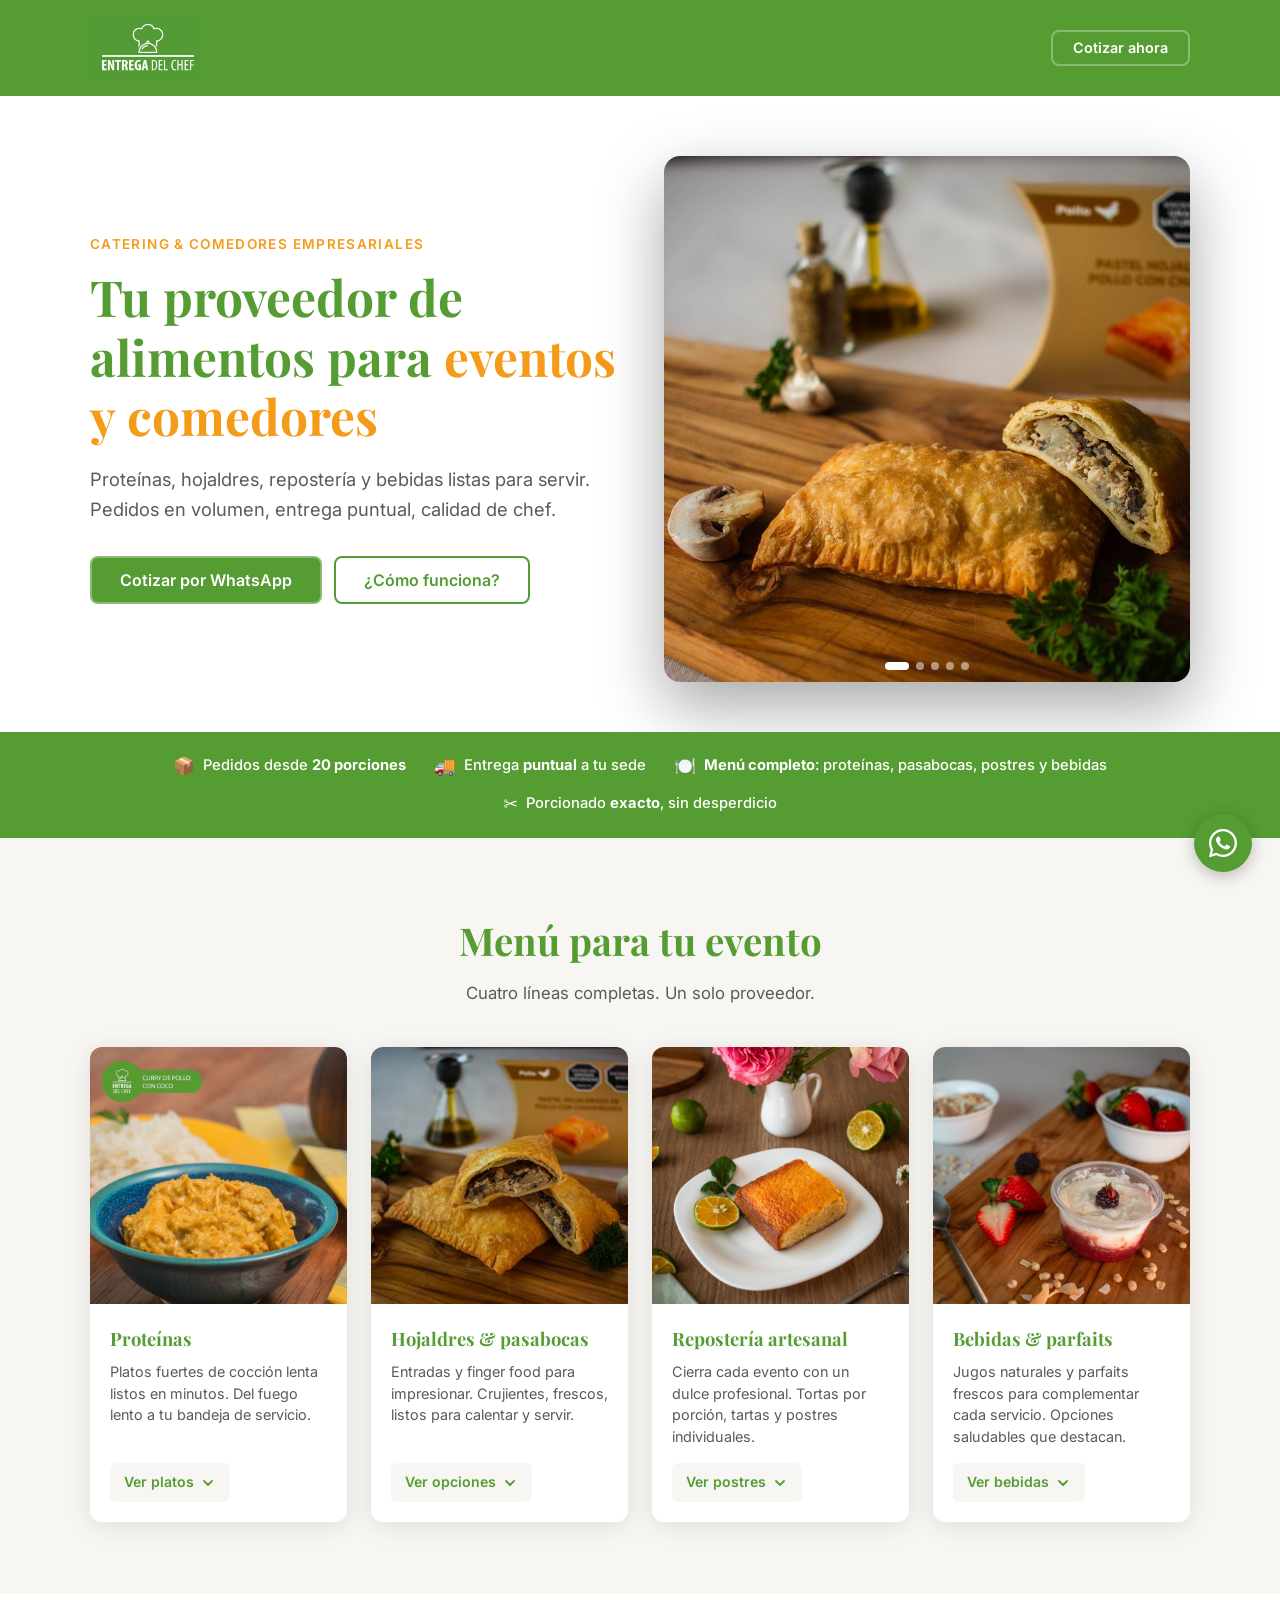
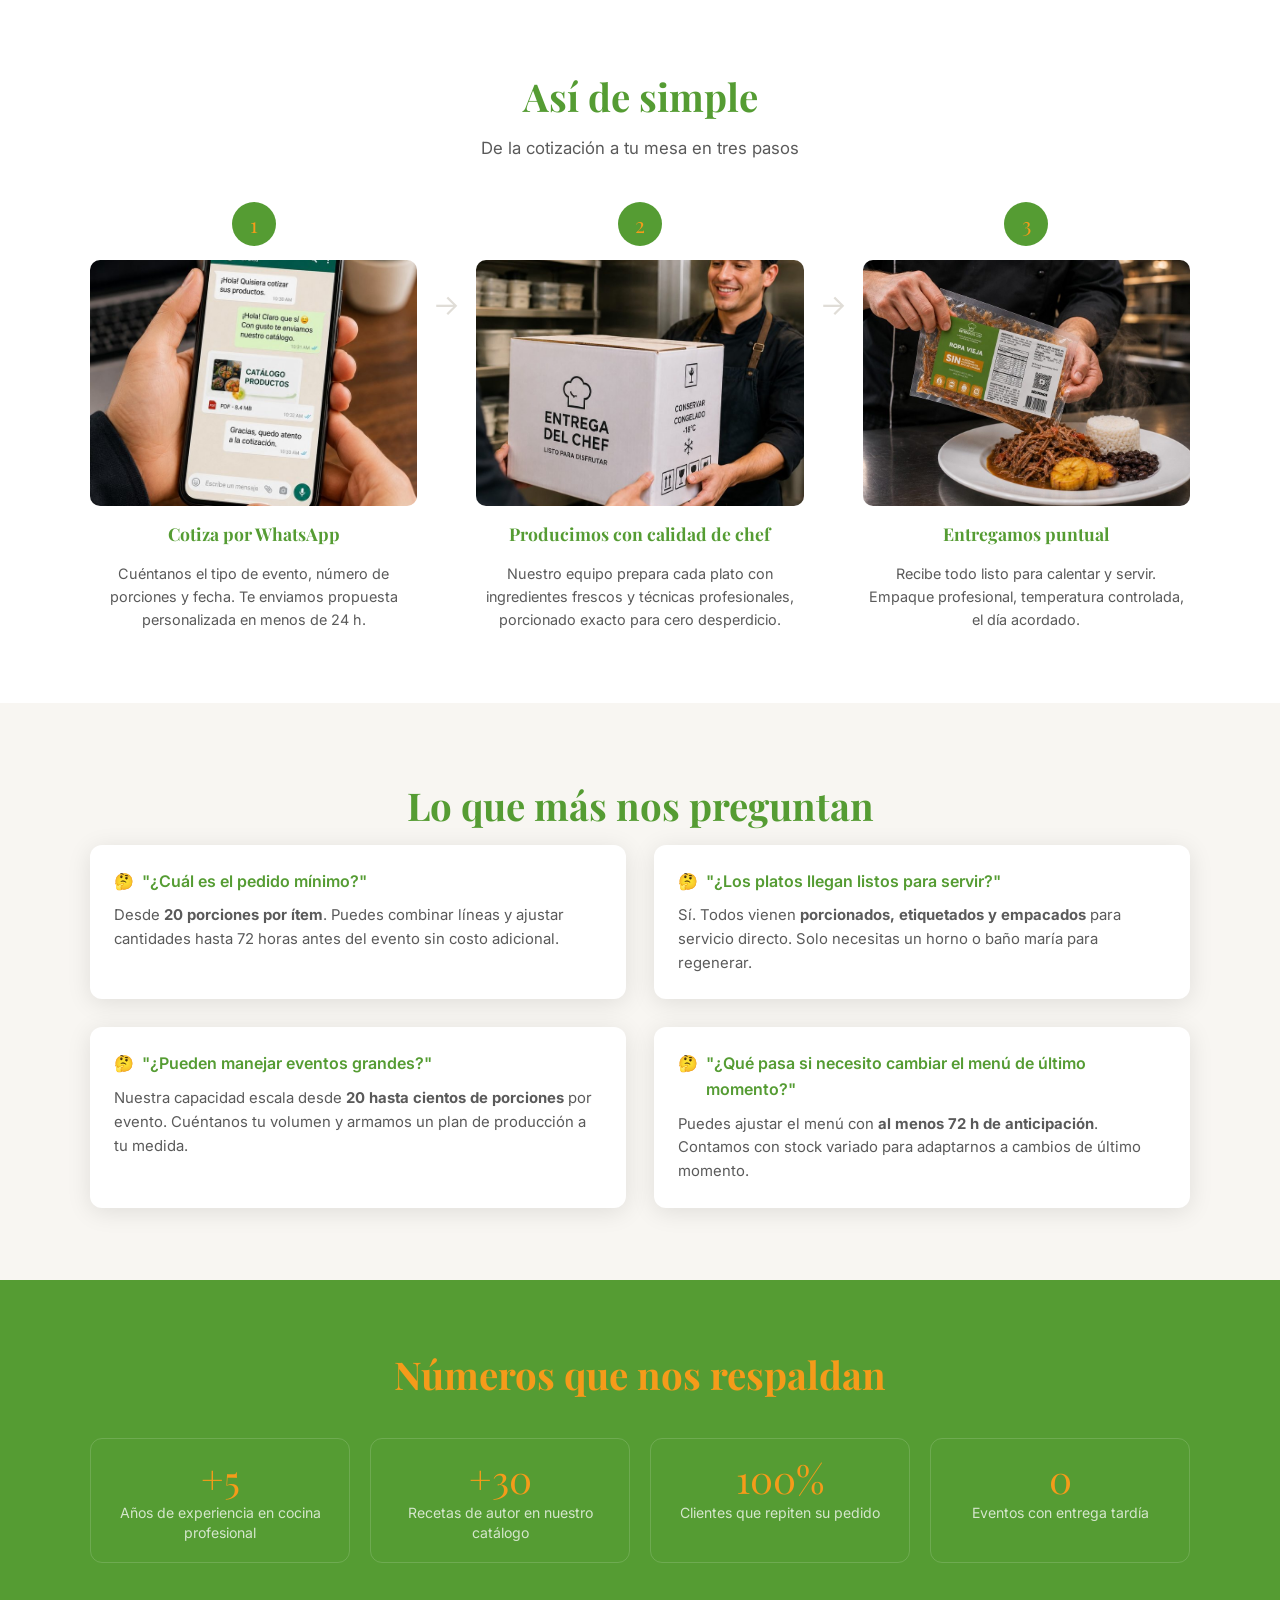
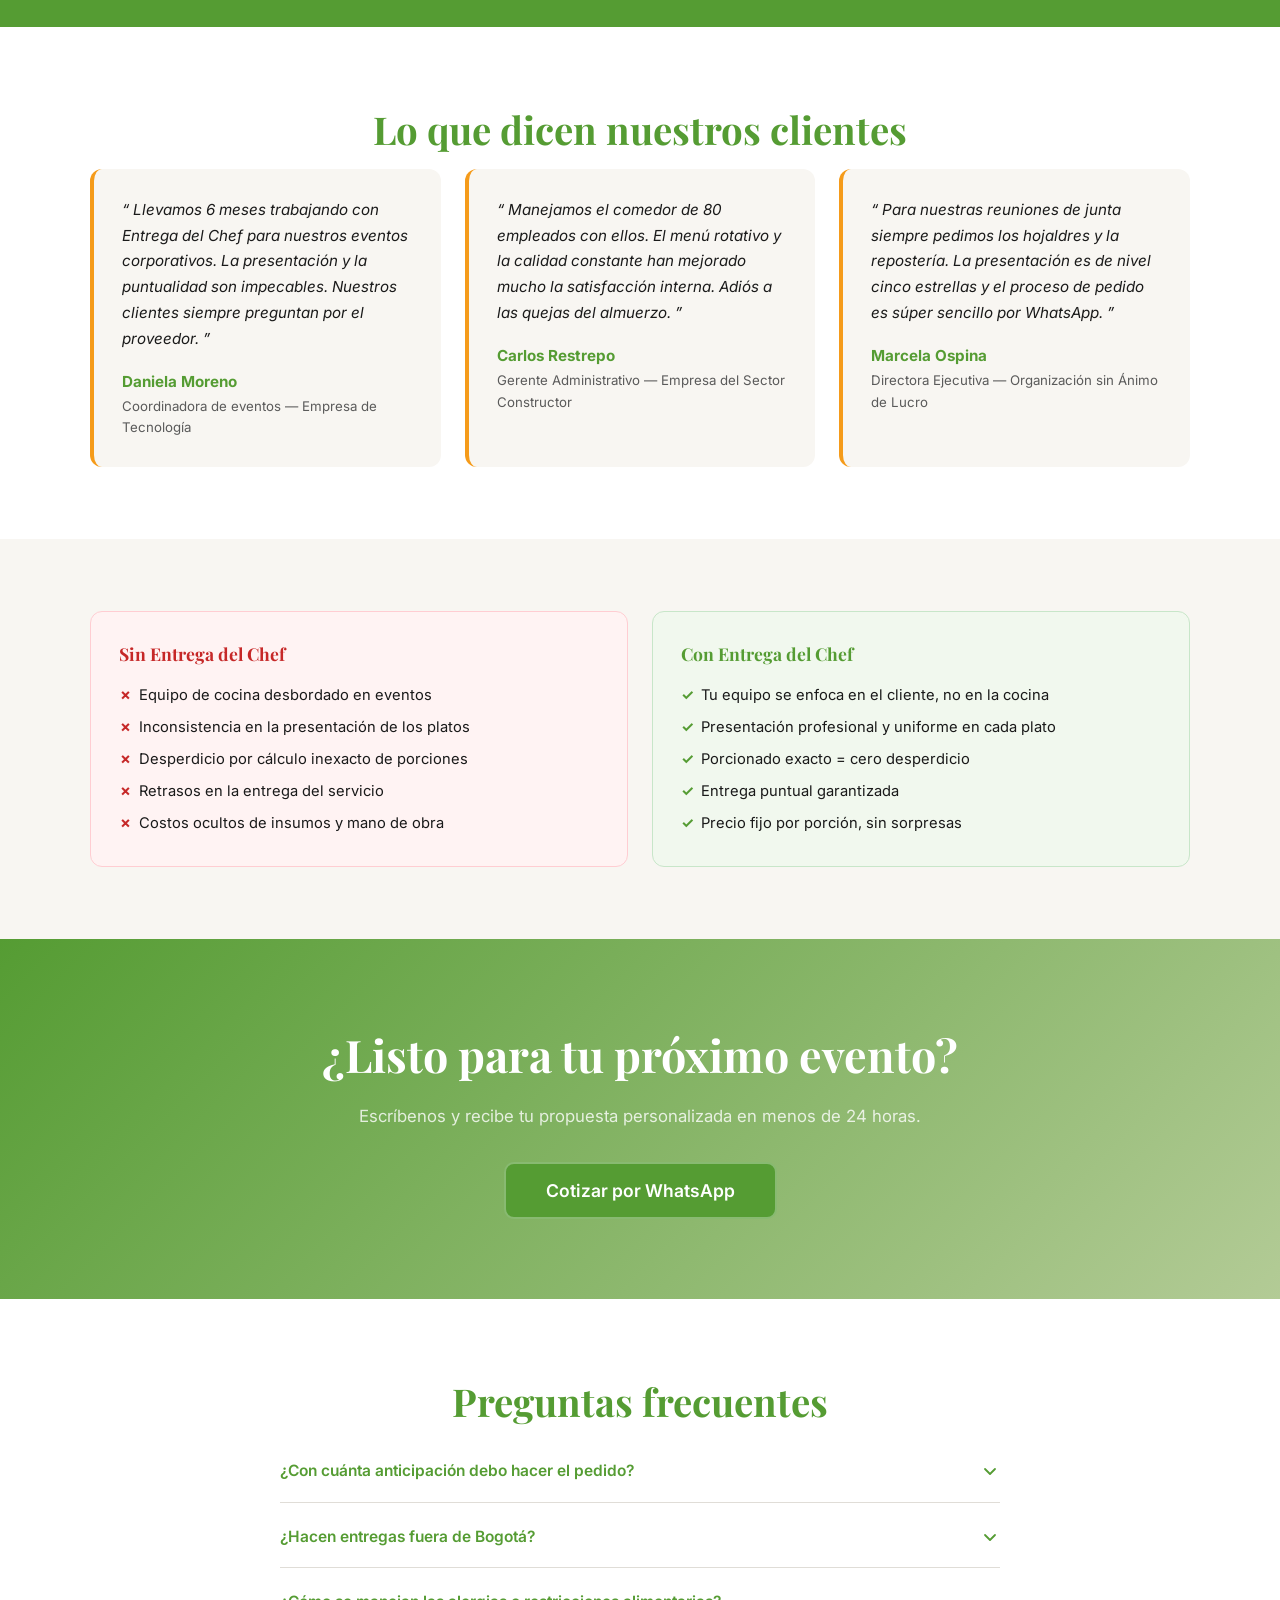
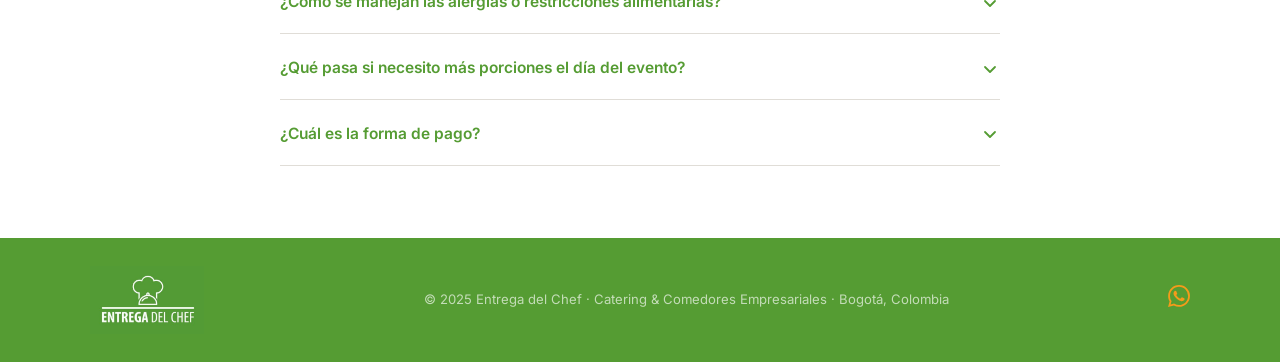
<file: landing-catering/index.html>
<!DOCTYPE html>
<html lang="es">
<head>
  <!-- Google Tag Manager -->
  <script>(function(w,d,s,l,i){w[l]=w[l]||[];w[l].push({'gtm.start':
  new Date().getTime(),event:'gtm.js'});var f=d.getElementsByTagName(s)[0],
  j=d.createElement(s),dl=l!='dataLayer'?'&l='+l:'';j.async=true;j.src=
  'https://www.googletagmanager.com/gtm.js?id='+i+dl;f.parentNode.insertBefore(j,f);
  })(window,document,'script','dataLayer','GTM-MRTH3SQM');</script>
  <!-- End Google Tag Manager -->
  <meta charset="UTF-8" />
  <meta name="viewport" content="width=device-width, initial-scale=1.0" />
  <title>Entrega del Chef — Catering &amp; Comedores Empresariales</title>
  <meta name="description" content="Proveedor de alimentos para catering y comedores empresariales. Proteínas, hojaldres, repostería y bebidas listas para servir. Pedidos en volumen, entrega puntual." />
  <link rel="preconnect" href="https://fonts.googleapis.com" />
  <link rel="preconnect" href="https://fonts.gstatic.com" crossorigin />
  <link href="https://fonts.googleapis.com/css2?family=Playfair+Display:wght@700&family=Inter:wght@400;500;600&display=swap" rel="stylesheet" />
  <link rel="stylesheet" href="assets/css/styles.css?v=4" />
</head>
<body>
  <!-- Google Tag Manager (noscript) -->
  <noscript><iframe src="https://www.googletagmanager.com/ns.html?id=GTM-MRTH3SQM"
  height="0" width="0" style="display:none;visibility:hidden"></iframe></noscript>
  <!-- End Google Tag Manager (noscript) -->

<!-- ═══ HEADER ═══════════════════════════════════════════════════════════ -->
<header class="site-header" id="site-header">
  <div class="container header-inner">
    <a href="#" class="logo" aria-label="Entrega del Chef">
      <img src="images/logo.jpg" alt="Entrega del Chef" class="footer-brand-img">
    </a>
    <a href="https://wa.me/573196583037?text=Hola%2C%20tenemos%20un%20servicio%20de%20catering%2Fcomedor%20empresarial%20y%20quiero%20cotizar%20pedidos%20en%20volumen."
       class="btn btn-primary header-cta" data-cta="header-cta" target="_blank" rel="noopener">
      Cotizar ahora
    </a>
  </div>
</header>

<!-- ═══ HERO ══════════════════════════════════════════════════════════════ -->
<section class="hero" aria-label="Sección principal">
  <div class="hero-layout container">

    <!-- Copy -->
    <div class="hero-copy">
      <p class="hero-eyebrow">Catering &amp; Comedores Empresariales</p>
      <h1 class="hero-headline">
        Tu proveedor de alimentos para <span class="highlight">eventos y comedores</span>
      </h1>
      <p class="hero-sub">
        Proteínas, hojaldres, repostería y bebidas listas para servir.<br>
        Pedidos en volumen, entrega puntual, calidad de chef.
      </p>
      <div class="hero-actions">
        <a href="https://wa.me/573196583037?text=Hola%2C%20tenemos%20un%20servicio%20de%20catering%2Fcomedor%20empresarial%20y%20quiero%20cotizar%20pedidos%20en%20volumen."
           class="btn btn-primary btn-lg" data-cta="hero-primary" target="_blank" rel="noopener">
          Cotizar por WhatsApp
        </a>
        <a href="#como-funciona" class="btn btn-ghost btn-lg">¿Cómo funciona?</a>
      </div>
    </div>

    <!-- Carousel -->
    <div class="hero-visual">
      <div class="hero-carousel" role="region" aria-label="Galería de platos">
        <img src="images/galeria-01.jpg" alt="Hojaldre artesanal" class="carousel-slide active"
             loading="eager" fetchpriority="high" width="900" height="900" />
        <img src="images/galeria-02.jpg" alt="Parfait de frutas" class="carousel-slide"
             loading="lazy" width="900" height="900" />
        <img src="images/galeria-03.jpg" alt="Sobrebarriga con hogao" class="carousel-slide"
             loading="lazy" width="900" height="900" />
        <img src="images/galeria-04.jpg" alt="Torta de chocolate" class="carousel-slide"
             loading="lazy" width="900" height="900" />
        <img src="images/galeria-05.jpg" alt="Hojaldres surtidos" class="carousel-slide"
             loading="lazy" width="900" height="900" />
        <div class="carousel-dots" role="tablist" aria-label="Navegación del carrusel">
          <span class="carousel-dot active" role="tab" aria-label="Slide 1" tabindex="0"></span>
          <span class="carousel-dot" role="tab" aria-label="Slide 2" tabindex="0"></span>
          <span class="carousel-dot" role="tab" aria-label="Slide 3" tabindex="0"></span>
          <span class="carousel-dot" role="tab" aria-label="Slide 4" tabindex="0"></span>
          <span class="carousel-dot" role="tab" aria-label="Slide 5" tabindex="0"></span>
        </div>
      </div>
    </div>

  </div>
</section>

<!-- ═══ BENEFITS STRIP ═══════════════════════════════════════════════════ -->
<section class="benefits-strip" aria-label="Beneficios clave">
  <div class="container">
    <ul class="benefits-list" role="list">
      <li class="benefit-item">
        <span class="benefit-icon" aria-hidden="true">📦</span>
        <span>Pedidos desde <strong>20 porciones</strong></span>
      </li>
      <li class="benefit-item">
        <span class="benefit-icon" aria-hidden="true">🚚</span>
        <span>Entrega <strong>puntual</strong> a tu sede</span>
      </li>
      <li class="benefit-item">
        <span class="benefit-icon" aria-hidden="true">🍽️</span>
        <span><strong>Menú completo</strong>: proteínas, pasabocas, postres y bebidas</span>
      </li>
      <li class="benefit-item">
        <span class="benefit-icon" aria-hidden="true">✂️</span>
        <span>Porcionado <strong>exacto</strong>, sin desperdicio</span>
      </li>
    </ul>
  </div>
</section>

<!-- ═══ PRODUCTS ══════════════════════════════════════════════════════════ -->
<section class="products" id="productos" aria-label="Líneas de producto">
  <div class="container">
    <h2 class="section-title">Menú para tu evento</h2>
    <p class="section-sub">Cuatro líneas completas. Un solo proveedor.</p>

    <div class="products-grid">

      <!-- Card 1: Proteínas -->
      <article class="product-card">
        <div class="product-img-wrap">
          <img src="images/producto-proteinas.jpg" alt="Proteínas de cocción lenta"
               class="product-img" loading="lazy" width="700" height="700" />
        </div>
        <div class="product-info">
          <h3 class="product-name">Proteínas</h3>
          <p class="product-desc">
            Platos fuertes de cocción lenta listos en minutos. Del fuego lento a tu bandeja de servicio.
          </p>
          <button class="expand-btn" aria-controls="dishes-proteinas" aria-expanded="false">
            Ver platos
            <svg width="16" height="16" viewBox="0 0 16 16" fill="none" aria-hidden="true">
              <path d="M4 6l4 4 4-4" stroke="currentColor" stroke-width="1.8" stroke-linecap="round" stroke-linejoin="round"/>
            </svg>
          </button>
        </div>
        <div class="expand-panel" id="dishes-proteinas" hidden>
          <div class="dishes-grid">
            <div class="dish-item">
              <div class="dish-thumb"><img src="images/galeria-03.jpg" alt="Sobrebarriga con hogao" loading="lazy" /></div>
              <p class="dish-name">Sobrebarriga con hogao</p>
            </div>
            <div class="dish-item">
              <div class="dish-thumb"><img src="images/modal-ropavieja.jpg" alt="Ropa vieja" loading="lazy" /></div>
              <p class="dish-name">Ropa vieja</p>
            </div>
            <div class="dish-item">
              <div class="dish-thumb"><img src="images/producto-proteinas.jpg" alt="Curry de pollo con coco" loading="lazy" /></div>
              <p class="dish-name">Curry de pollo con coco</p>
            </div>
          </div>
        </div>
      </article>

      <!-- Card 2: Hojaldres -->
      <article class="product-card">
        <div class="product-img-wrap">
          <img src="images/producto-hojaldres.jpg" alt="Hojaldres artesanales"
               class="product-img" loading="lazy" width="700" height="700" />
        </div>
        <div class="product-info">
          <h3 class="product-name">Hojaldres &amp; pasabocas</h3>
          <p class="product-desc">
            Entradas y finger food para impresionar. Crujientes, frescos, listos para calentar y servir.
          </p>
          <button class="expand-btn" aria-controls="dishes-hojaldres" aria-expanded="false">
            Ver opciones
            <svg width="16" height="16" viewBox="0 0 16 16" fill="none" aria-hidden="true">
              <path d="M4 6l4 4 4-4" stroke="currentColor" stroke-width="1.8" stroke-linecap="round" stroke-linejoin="round"/>
            </svg>
          </button>
        </div>
        <div class="expand-panel" id="dishes-hojaldres" hidden>
          <div class="dishes-grid">
            <div class="dish-item">
              <div class="dish-thumb"><img src="images/galeria-01.jpg" alt="Hojaldre de pollo con champiñones" loading="lazy" /></div>
              <p class="dish-name">Hojaldre de pollo y champiñones</p>
            </div>
            <div class="dish-item">
              <div class="dish-thumb"><img src="images/galeria-05.jpg" alt="Hojaldres surtidos" loading="lazy" /></div>
              <p class="dish-name">Hojaldres surtidos</p>
            </div>
            <div class="dish-item">
              <div class="dish-thumb"><img src="images/producto-hojaldres.jpg" alt="Hojaldre especial" loading="lazy" /></div>
              <p class="dish-name">Hojaldre especial del chef</p>
            </div>
          </div>
        </div>
      </article>

      <!-- Card 3: Repostería -->
      <article class="product-card">
        <div class="product-img-wrap">
          <img src="images/producto-reposteria.jpg" alt="Repostería artesanal"
               class="product-img" loading="lazy" width="700" height="700" />
        </div>
        <div class="product-info">
          <h3 class="product-name">Repostería artesanal</h3>
          <p class="product-desc">
            Cierra cada evento con un dulce profesional. Tortas por porción, tartas y postres individuales.
          </p>
          <button class="expand-btn" aria-controls="dishes-reposteria" aria-expanded="false">
            Ver postres
            <svg width="16" height="16" viewBox="0 0 16 16" fill="none" aria-hidden="true">
              <path d="M4 6l4 4 4-4" stroke="currentColor" stroke-width="1.8" stroke-linecap="round" stroke-linejoin="round"/>
            </svg>
          </button>
        </div>
        <div class="expand-panel" id="dishes-reposteria" hidden>
          <div class="dishes-grid">
            <div class="dish-item">
              <div class="dish-thumb"><img src="images/galeria-04.jpg" alt="Torta de chocolate con ganache" loading="lazy" /></div>
              <p class="dish-name">Torta de chocolate con ganache</p>
            </div>
            <div class="dish-item">
              <div class="dish-thumb"><img src="images/producto-reposteria.jpg" alt="Blondie de chocolate blanco con limón" loading="lazy" /></div>
              <p class="dish-name">Blondie de chocolate blanco con limón</p>
            </div>
            <div class="dish-item">
              <div class="dish-thumb"><img src="images/modal-zanahoria.jpg" alt="Carrot cake" loading="lazy" /></div>
              <p class="dish-name">Carrot cake</p>
            </div>
          </div>
        </div>
      </article>

      <!-- Card 4: Bebidas & Parfaits -->
      <article class="product-card">
        <div class="product-img-wrap">
          <img src="images/producto-bebidas.jpg" alt="Parfaits y bebidas naturales"
               class="product-img" loading="lazy" width="700" height="700" />
        </div>
        <div class="product-info">
          <h3 class="product-name">Bebidas &amp; parfaits</h3>
          <p class="product-desc">
            Jugos naturales y parfaits frescos para complementar cada servicio. Opciones saludables que destacan.
          </p>
          <button class="expand-btn" aria-controls="dishes-bebidas" aria-expanded="false">
            Ver bebidas
            <svg width="16" height="16" viewBox="0 0 16 16" fill="none" aria-hidden="true">
              <path d="M4 6l4 4 4-4" stroke="currentColor" stroke-width="1.8" stroke-linecap="round" stroke-linejoin="round"/>
            </svg>
          </button>
        </div>
        <div class="expand-panel" id="dishes-bebidas" hidden>
          <div class="dishes-grid">
            <div class="dish-item">
              <div class="dish-thumb"><img src="images/galeria-02.jpg" alt="Parfait con frutas" loading="lazy" /></div>
              <p class="dish-name">Parfait con frutas frescas</p>
            </div>
            <div class="dish-item">
              <div class="dish-thumb"><img src="images/jugo-lulo-lata.jpg" alt="Jugo Natural de Lulo" loading="lazy" /></div>
              <p class="dish-name">Jugos naturales en lata</p>
            </div>
            <div class="dish-item">
              <div class="dish-thumb"><img src="images/confitura-frutos-rojos.jpg" alt="Confitura de frutos rojos" loading="lazy" /></div>
              <p class="dish-name">Confituras artesanales</p>
            </div>
          </div>
        </div>
      </article>

    </div>
  </div>
</section>

<!-- ═══ HOW IT WORKS ══════════════════════════════════════════════════════ -->
<section class="how-it-works" id="como-funciona" aria-label="Cómo funciona">
  <div class="container">
    <h2 class="section-title">Así de simple</h2>
    <p class="section-sub">De la cotización a tu mesa en tres pasos</p>

    <div class="steps-row">

      <div class="step">
        <div class="step-number" aria-hidden="true">1</div>
        <div class="step-img-wrap">
          <img src="images/paso-1.jpg" alt="Cotiza por WhatsApp" loading="lazy" />
        </div>
        <h3 class="step-title">Cotiza por WhatsApp</h3>
        <p class="step-desc">
          Cuéntanos el tipo de evento, número de porciones y fecha. Te enviamos propuesta personalizada en menos de 24 h.
        </p>
      </div>

      <div class="step-arrow" aria-hidden="true">→</div>

      <div class="step">
        <div class="step-number" aria-hidden="true">2</div>
        <div class="step-img-wrap">
          <img src="images/paso-2.jpg" alt="Recibe en tu cocina" loading="lazy" />
        </div>
        <h3 class="step-title">Producimos con calidad de chef</h3>
        <p class="step-desc">
          Nuestro equipo prepara cada plato con ingredientes frescos y técnicas profesionales, porcionado exacto para cero desperdicio.
        </p>
      </div>

      <div class="step-arrow" aria-hidden="true">→</div>

      <div class="step">
        <div class="step-number" aria-hidden="true">3</div>
        <div class="step-img-wrap">
          <img src="images/paso-3.jpg" alt="Sirve en 10 minutos" loading="lazy" />
        </div>
        <h3 class="step-title">Entregamos puntual</h3>
        <p class="step-desc">
          Recibe todo listo para calentar y servir. Empaque profesional, temperatura controlada, el día acordado.
        </p>
      </div>

    </div>
  </div>
</section>

<!-- ═══ OBJECTIONS ════════════════════════════════════════════════════════ -->
<section class="objections" aria-label="Preguntas frecuentes">
  <div class="container">
    <h2 class="section-title">Lo que más nos preguntan</h2>

    <div class="objections-grid">

      <div class="objection-pair">
        <p class="objection-q">
          <span aria-hidden="true">🤔</span> "¿Cuál es el pedido mínimo?"
        </p>
        <p class="objection-a">
          Desde <strong>20 porciones por ítem</strong>. Puedes combinar líneas y ajustar cantidades hasta 72 horas antes del evento sin costo adicional.
        </p>
      </div>

      <div class="objection-pair">
        <p class="objection-q">
          <span aria-hidden="true">🤔</span> "¿Los platos llegan listos para servir?"
        </p>
        <p class="objection-a">
          Sí. Todos vienen <strong>porcionados, etiquetados y empacados</strong> para servicio directo. Solo necesitas un horno o baño maría para regenerar.
        </p>
      </div>

      <div class="objection-pair">
        <p class="objection-q">
          <span aria-hidden="true">🤔</span> "¿Pueden manejar eventos grandes?"
        </p>
        <p class="objection-a">
          Nuestra capacidad escala desde <strong>20 hasta cientos de porciones</strong> por evento. Cuéntanos tu volumen y armamos un plan de producción a tu medida.
        </p>
      </div>

      <div class="objection-pair">
        <p class="objection-q">
          <span aria-hidden="true">🤔</span> "¿Qué pasa si necesito cambiar el menú de último momento?"
        </p>
        <p class="objection-a">
          Puedes ajustar el menú con <strong>al menos 72 h de anticipación</strong>. Contamos con stock variado para adaptarnos a cambios de último momento.
        </p>
      </div>

    </div>
  </div>
</section>

<!-- ═══ CREDIBILITY ═══════════════════════════════════════════════════════ -->
<section class="credibility" aria-label="Por qué confiar en nosotros">
  <div class="container">
    <h2 class="section-title">Números que nos respaldan</h2>
    <div class="cred-row">
      <div class="cred-item">
        <p class="cred-number">+5</p>
        <p class="cred-label">Años de experiencia en cocina profesional</p>
      </div>
      <div class="cred-item">
        <p class="cred-number">+30</p>
        <p class="cred-label">Recetas de autor en nuestro catálogo</p>
      </div>
      <div class="cred-item">
        <p class="cred-number">100%</p>
        <p class="cred-label">Clientes que repiten su pedido</p>
      </div>
      <div class="cred-item">
        <p class="cred-number">0</p>
        <p class="cred-label">Eventos con entrega tardía</p>
      </div>
    </div>
  </div>
</section>

<!-- ═══ TESTIMONIALS ══════════════════════════════════════════════════════ -->
<section class="testimonials" aria-label="Testimonios de clientes">
  <div class="container">
    <h2 class="section-title">Lo que dicen nuestros clientes</h2>

    <div class="testimonials-grid">

      <!-- TODO: reemplazar con testimonios reales -->
      <blockquote class="testimonial-card">
        <p class="testimonial-text">
          Llevamos 6 meses trabajando con Entrega del Chef para nuestros eventos corporativos. La presentación y la puntualidad son impecables. Nuestros clientes siempre preguntan por el proveedor.
        </p>
        <footer class="testimonial-author">
          <strong>Daniela Moreno</strong>
          <span>Coordinadora de eventos — Empresa de Tecnología</span>
        </footer>
      </blockquote>

      <blockquote class="testimonial-card">
        <p class="testimonial-text">
          Manejamos el comedor de 80 empleados con ellos. El menú rotativo y la calidad constante han mejorado mucho la satisfacción interna. Adiós a las quejas del almuerzo.
        </p>
        <footer class="testimonial-author">
          <strong>Carlos Restrepo</strong>
          <span>Gerente Administrativo — Empresa del Sector Constructor</span>
        </footer>
      </blockquote>

      <blockquote class="testimonial-card">
        <p class="testimonial-text">
          Para nuestras reuniones de junta siempre pedimos los hojaldres y la repostería. La presentación es de nivel cinco estrellas y el proceso de pedido es súper sencillo por WhatsApp.
        </p>
        <footer class="testimonial-author">
          <strong>Marcela Ospina</strong>
          <span>Directora Ejecutiva — Organización sin Ánimo de Lucro</span>
        </footer>
      </blockquote>

    </div>
  </div>
</section>

<!-- ═══ ROI / VALUE PROP ══════════════════════════════════════════════════ -->
<section class="roi" aria-label="Propuesta de valor">
  <div class="container">
    <div class="roi-grid">
      <div class="roi-col roi-col--before">
        <h3 class="roi-heading">Sin Entrega del Chef</h3>
        <ul class="roi-list">
          <li>Equipo de cocina desbordado en eventos</li>
          <li>Inconsistencia en la presentación de los platos</li>
          <li>Desperdicio por cálculo inexacto de porciones</li>
          <li>Retrasos en la entrega del servicio</li>
          <li>Costos ocultos de insumos y mano de obra</li>
        </ul>
      </div>
      <div class="roi-col roi-col--after">
        <h3 class="roi-heading">Con Entrega del Chef</h3>
        <ul class="roi-list">
          <li>Tu equipo se enfoca en el cliente, no en la cocina</li>
          <li>Presentación profesional y uniforme en cada plato</li>
          <li>Porcionado exacto = cero desperdicio</li>
          <li>Entrega puntual garantizada</li>
          <li>Precio fijo por porción, sin sorpresas</li>
        </ul>
      </div>
    </div>
  </div>
</section>

<!-- ═══ FINAL CTA ══════════════════════════════════════════════════════════ -->
<section class="final-cta" id="cotizar" aria-label="Cotiza ahora">
  <div class="container final-cta-inner">
    <h2 class="final-cta-title">¿Listo para tu próximo evento?</h2>
    <p class="final-cta-sub">
      Escríbenos y recibe tu propuesta personalizada en menos de 24 horas.
    </p>
    <a href="https://wa.me/573196583037?text=Hola%2C%20tenemos%20un%20servicio%20de%20catering%2Fcomedor%20empresarial%20y%20quiero%20cotizar%20pedidos%20en%20volumen."
       class="btn btn-primary btn-xl" data-cta="final-cta" target="_blank" rel="noopener">
      Cotizar por WhatsApp
    </a>
  </div>
</section>

<!-- ═══ FAQ ═══════════════════════════════════════════════════════════════ -->
<section class="faq" aria-label="Preguntas frecuentes detalladas">
  <div class="container">
    <h2 class="section-title">Preguntas frecuentes</h2>

    <div class="faq-list">

      <div class="faq-item">
        <button class="faq-question" aria-expanded="false" aria-controls="faq1">
          ¿Con cuánta anticipación debo hacer el pedido?
          <svg width="20" height="20" viewBox="0 0 20 20" fill="none" aria-hidden="true">
            <path d="M5 8l5 5 5-5" stroke="currentColor" stroke-width="1.8" stroke-linecap="round" stroke-linejoin="round"/>
          </svg>
        </button>
        <div class="faq-answer" id="faq1" hidden>
          <p>Recomendamos al menos <strong>72 horas de anticipación</strong> para pedidos regulares. Para eventos de más de 100 porciones, lo ideal es planear con una semana de antelación para garantizar disponibilidad y calidad óptima.</p>
        </div>
      </div>

      <div class="faq-item">
        <button class="faq-question" aria-expanded="false" aria-controls="faq2">
          ¿Hacen entregas fuera de Bogotá?
          <svg width="20" height="20" viewBox="0 0 20 20" fill="none" aria-hidden="true">
            <path d="M5 8l5 5 5-5" stroke="currentColor" stroke-width="1.8" stroke-linecap="round" stroke-linejoin="round"/>
          </svg>
        </button>
        <div class="faq-answer" id="faq2" hidden>
          <p>Actualmente operamos en <strong>Bogotá y área metropolitana</strong>. Si tu evento es en otra ciudad, escríbenos y evaluamos la logística juntos.</p>
        </div>
      </div>

      <div class="faq-item">
        <button class="faq-question" aria-expanded="false" aria-controls="faq3">
          ¿Cómo se manejan las alergias o restricciones alimentarias?
          <svg width="20" height="20" viewBox="0 0 20 20" fill="none" aria-hidden="true">
            <path d="M5 8l5 5 5-5" stroke="currentColor" stroke-width="1.8" stroke-linecap="round" stroke-linejoin="round"/>
          </svg>
        </button>
        <div class="faq-answer" id="faq3" hidden>
          <p>Ofrecemos opciones <strong>sin gluten, vegetarianas y bajas en sodio</strong>. Infórmanos al momento de cotizar y adaptamos el menú. Todos nuestros productos tienen ficha técnica con ingredientes y alérgenos.</p>
        </div>
      </div>

      <div class="faq-item">
        <button class="faq-question" aria-expanded="false" aria-controls="faq4">
          ¿Qué pasa si necesito más porciones el día del evento?
          <svg width="20" height="20" viewBox="0 0 20 20" fill="none" aria-hidden="true">
            <path d="M5 8l5 5 5-5" stroke="currentColor" stroke-width="1.8" stroke-linecap="round" stroke-linejoin="round"/>
          </svg>
        </button>
        <div class="faq-answer" id="faq4" hidden>
          <p>Siempre producimos un <strong>5-10% adicional</strong> como margen de seguridad. Si el incremento es mayor, notifícanos con la mayor anticipación posible y hacemos lo posible por cubrirlo.</p>
        </div>
      </div>

      <div class="faq-item">
        <button class="faq-question" aria-expanded="false" aria-controls="faq5">
          ¿Cuál es la forma de pago?
          <svg width="20" height="20" viewBox="0 0 20 20" fill="none" aria-hidden="true">
            <path d="M5 8l5 5 5-5" stroke="currentColor" stroke-width="1.8" stroke-linecap="round" stroke-linejoin="round"/>
          </svg>
        </button>
        <div class="faq-answer" id="faq5" hidden>
          <p>Aceptamos <strong>transferencias bancarias y pago a través de llave</strong>. Para pedidos nuevos solicitamos un anticipo del 50%. Clientes frecuentes tienen condiciones de crédito especiales.</p>
        </div>
      </div>

    </div>
  </div>
</section>

<!-- ═══ FOOTER ════════════════════════════════════════════════════════════ -->
<footer class="site-footer" role="contentinfo">
  <div class="container footer-inner">
    <a href="#" class="footer-brand-logo" aria-label="Entrega del Chef">
      <img src="images/logo.jpg" alt="Entrega del Chef" class="footer-brand-img">
    </a>
    <p class="footer-copy">© 2025 Entrega del Chef · Catering &amp; Comedores Empresariales · Bogotá, Colombia</p>
    <a href="https://wa.me/573196583037?text=Hola%2C%20tenemos%20un%20servicio%20de%20catering%2Fcomedor%20empresarial%20y%20quiero%20cotizar%20pedidos%20en%20volumen."
       class="footer-whatsapp" aria-label="Contactar por WhatsApp" target="_blank" rel="noopener">
      <svg width="22" height="22" viewBox="0 0 24 24" fill="currentColor" aria-hidden="true">
        <path d="M17.472 14.382c-.297-.149-1.758-.867-2.03-.967-.273-.099-.471-.148-.67.15-.197.297-.767.966-.94 1.164-.173.199-.347.223-.644.075-.297-.15-1.255-.463-2.39-1.475-.883-.788-1.48-1.761-1.653-2.059-.173-.297-.018-.458.13-.606.134-.133.298-.347.446-.52.149-.174.198-.298.298-.497.099-.198.05-.371-.025-.52-.075-.149-.669-1.612-.916-2.207-.242-.579-.487-.5-.669-.51-.173-.008-.371-.01-.57-.01-.198 0-.52.074-.792.372-.272.297-1.04 1.016-1.04 2.479 0 1.462 1.065 2.875 1.213 3.074.149.198 2.096 3.2 5.077 4.487.709.306 1.262.489 1.694.625.712.227 1.36.195 1.871.118.571-.085 1.758-.719 2.006-1.413.248-.694.248-1.289.173-1.413-.074-.124-.272-.198-.57-.347m-5.421 7.403h-.004a9.87 9.87 0 01-5.031-1.378l-.361-.214-3.741.982.998-3.648-.235-.374a9.86 9.86 0 01-1.51-5.26c.001-5.45 4.436-9.884 9.888-9.884 2.64 0 5.122 1.03 6.988 2.898a9.825 9.825 0 012.893 6.994c-.003 5.45-4.437 9.884-9.885 9.884m8.413-18.297A11.815 11.815 0 0012.05 0C5.495 0 .16 5.335.157 11.892c0 2.096.547 4.142 1.588 5.945L.057 24l6.305-1.654a11.882 11.882 0 005.683 1.448h.005c6.554 0 11.89-5.335 11.893-11.893a11.821 11.821 0 00-3.48-8.413z"/>
      </svg>
    </a>
  </div>
</footer>

<!-- Mobile CTA bar -->
<div class="mobile-cta-bar" id="mobileCta" role="complementary" aria-label="Cotiza ahora">
  <a href="https://wa.me/573196583037?text=Hola%2C%20tenemos%20un%20servicio%20de%20catering%2Fcomedor%20empresarial%20y%20quiero%20cotizar%20pedidos%20en%20volumen."
     class="btn btn-primary btn-block" data-cta="mobile-bar" target="_blank" rel="noopener">
    Cotizar por WhatsApp
  </a>
</div>

<!-- ─── Dishes Modal ────────────────────────────────────────────── -->
<div class="dishes-modal" id="dishesModal" aria-modal="true" role="dialog"
     aria-labelledby="dishesModalTitle" hidden>
  <div class="dishes-modal-backdrop" id="dishesBackdrop"></div>
  <div class="dishes-modal-box">
    <button class="dishes-modal-close" id="dishesClose" aria-label="Cerrar">
      <svg width="20" height="20" viewBox="0 0 20 20" fill="none" aria-hidden="true">
        <path d="M5 5l10 10M15 5L5 15" stroke="currentColor" stroke-width="2" stroke-linecap="round"/>
      </svg>
    </button>
    <h3 class="dishes-modal-title" id="dishesModalTitle"></h3>
    <div class="dishes-modal-grid" id="dishesModalGrid"></div>
  </div>
</div>

<script src="assets/js/main.js"></script>

<!-- FAB WhatsApp -->
<a href="https://wa.me/573196583037?text=Hola%2C%20quiero%20cotizar%20un%20servicio%20de%20catering%20con%20Entrega%20del%20Chef."
   class="fab-whatsapp"
   target="_blank"
   rel="noopener"
   aria-label="Chatear por WhatsApp"
   data-cta="fab">
  <svg width="28" height="28" viewBox="0 0 24 24" fill="currentColor" aria-hidden="true"><path d="M17.472 14.382c-.297-.149-1.758-.867-2.03-.967-.273-.099-.471-.148-.67.15-.197.297-.767.966-.94 1.164-.173.199-.347.223-.644.075-.297-.15-1.255-.463-2.39-1.475-.883-.788-1.48-1.761-1.653-2.059-.173-.297-.018-.458.13-.606.134-.133.298-.347.446-.52.149-.174.198-.298.298-.497.099-.198.05-.371-.025-.52-.075-.149-.669-1.612-.916-2.207-.242-.579-.487-.5-.669-.51-.173-.008-.371-.01-.57-.01-.198 0-.52.074-.792.372-.272.297-1.04 1.016-1.04 2.479 0 1.462 1.065 2.875 1.213 3.074.149.198 2.096 3.2 5.077 4.487.709.306 1.262.489 1.694.625.712.227 1.36.195 1.871.118.571-.085 1.758-.719 2.006-1.413.248-.694.248-1.289.173-1.413-.074-.124-.272-.198-.57-.347z"/><path d="M12 0C5.373 0 0 5.373 0 12c0 2.127.558 4.127 1.533 5.862L.057 23.486a.5.5 0 0 0 .614.615l5.718-1.498A11.95 11.95 0 0 0 12 24c6.627 0 12-5.373 12-12S18.627 0 12 0zm0 22c-1.907 0-3.686-.535-5.198-1.464l-.372-.222-3.853 1.01 1.028-3.757-.243-.386A9.96 9.96 0 0 1 2 12C2 6.477 6.477 2 12 2s10 4.477 10 10-4.477 10-10 10z"/></svg>
</a>
</body>
</html>
</file>
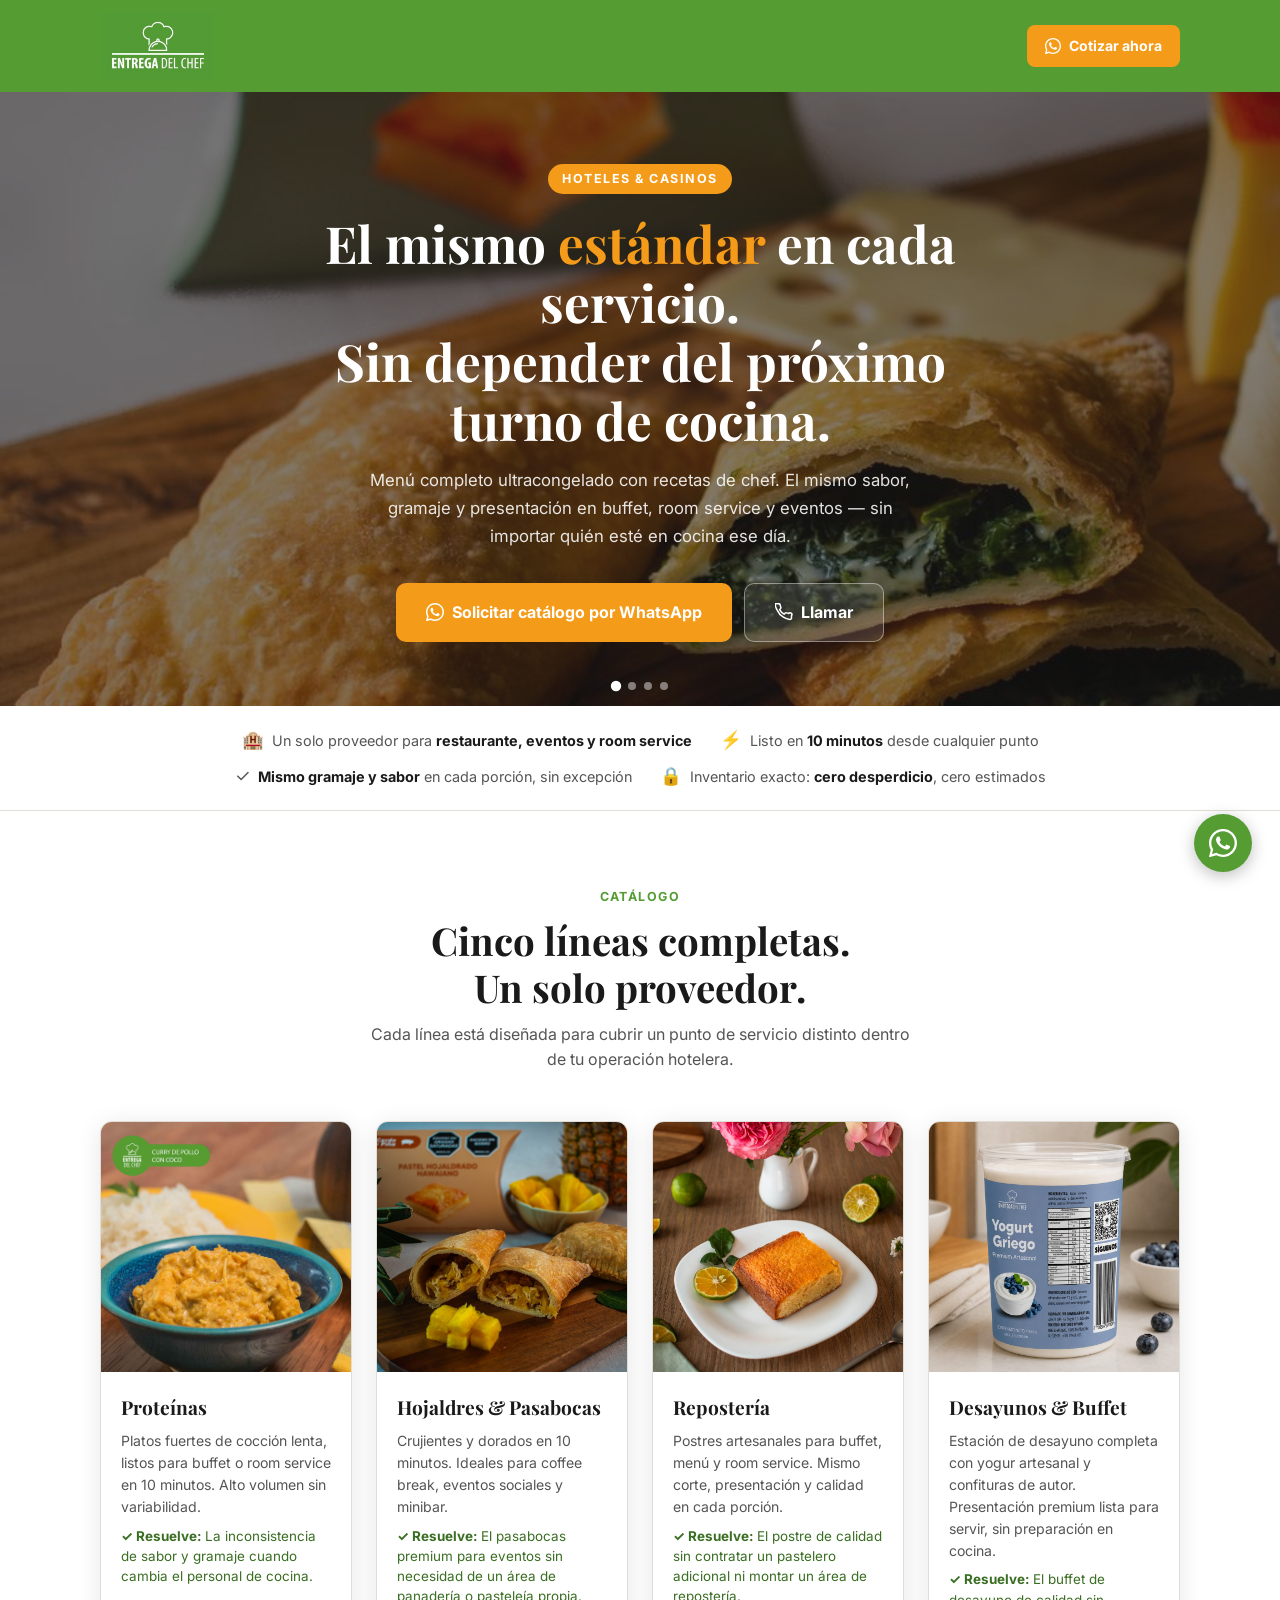
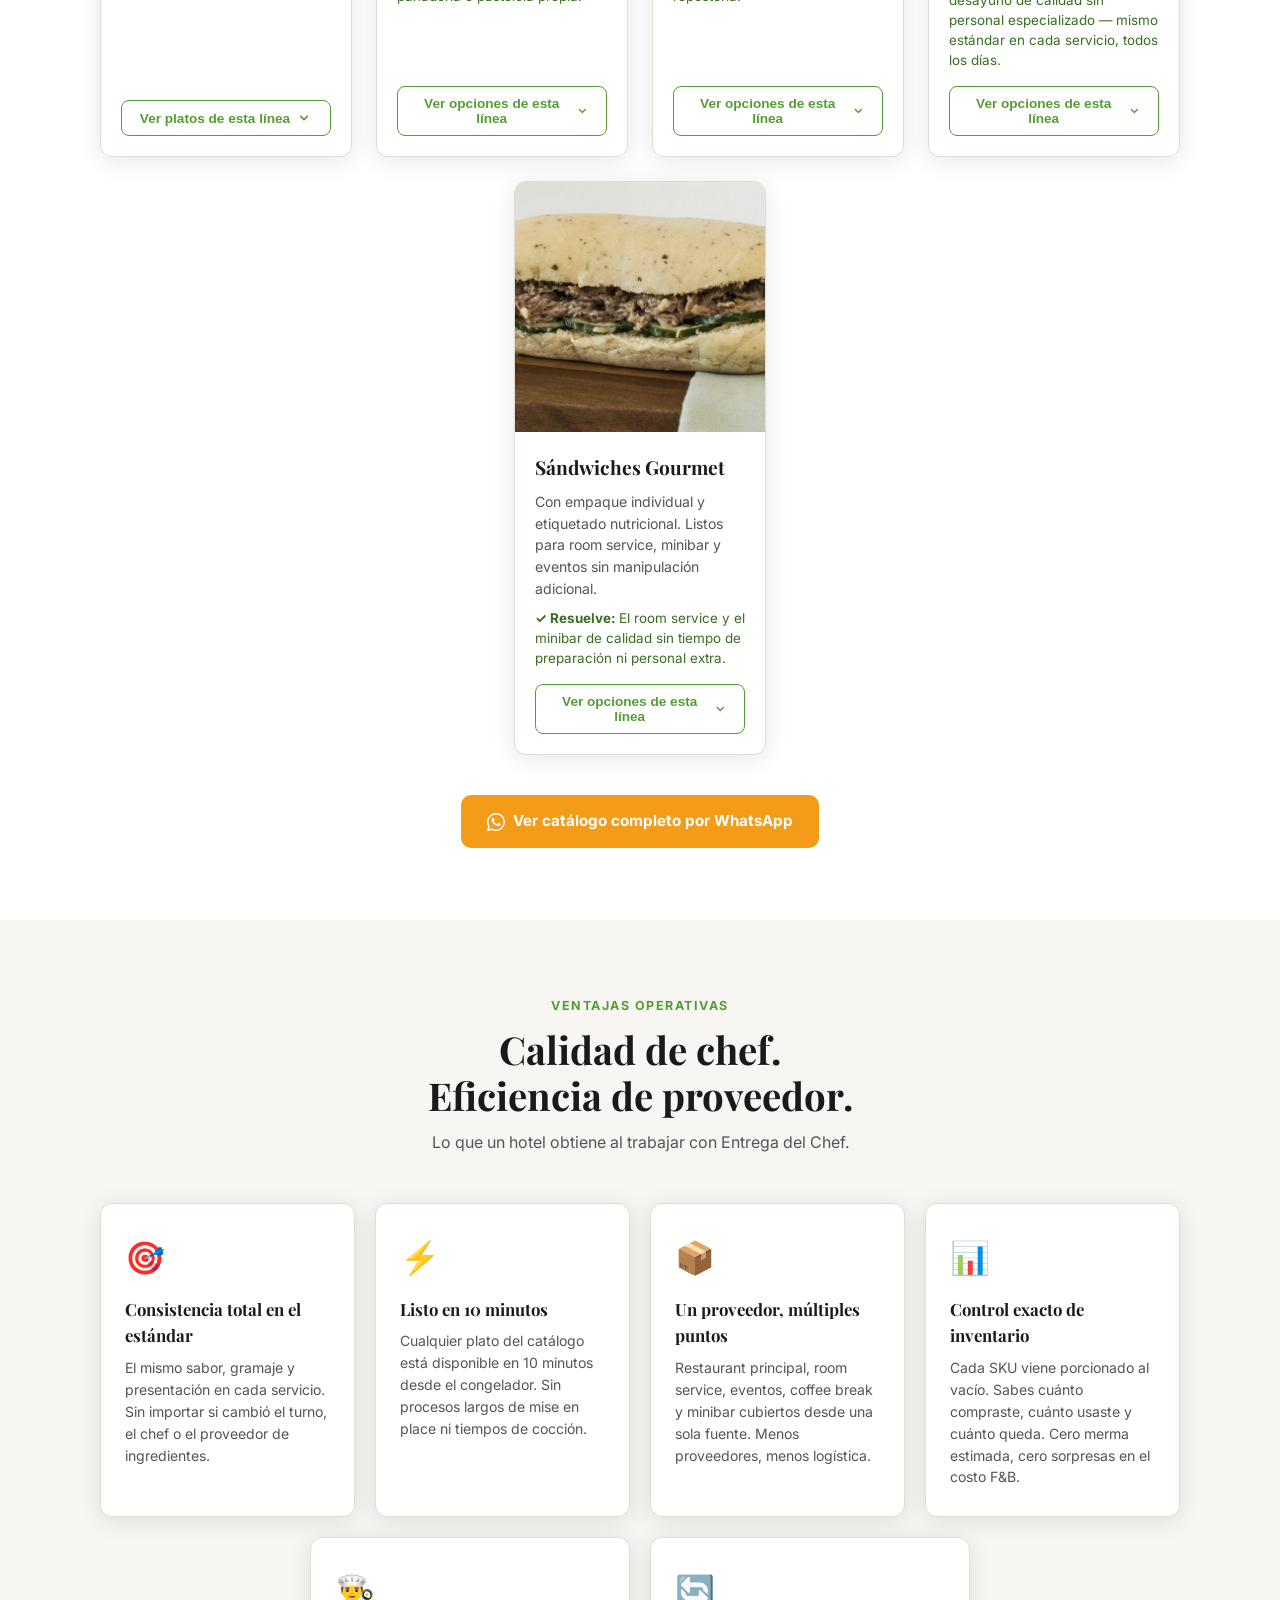
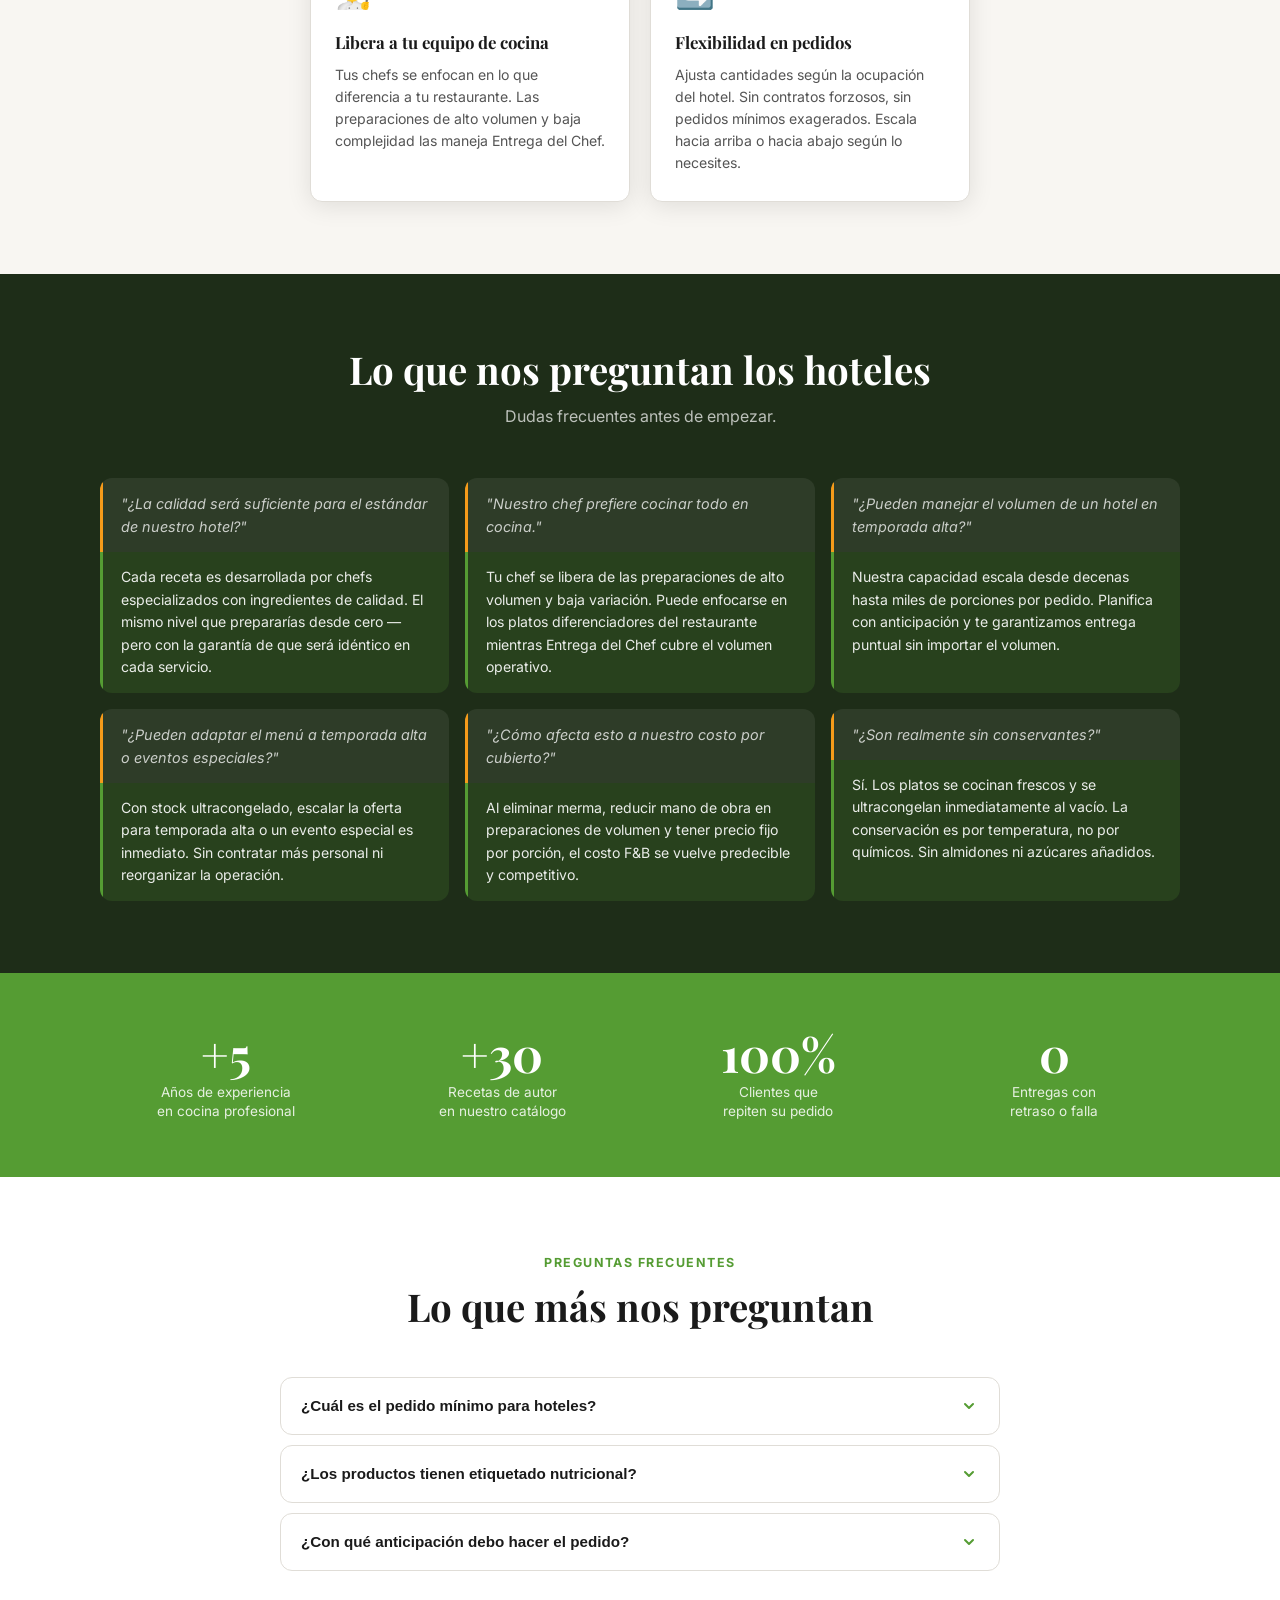
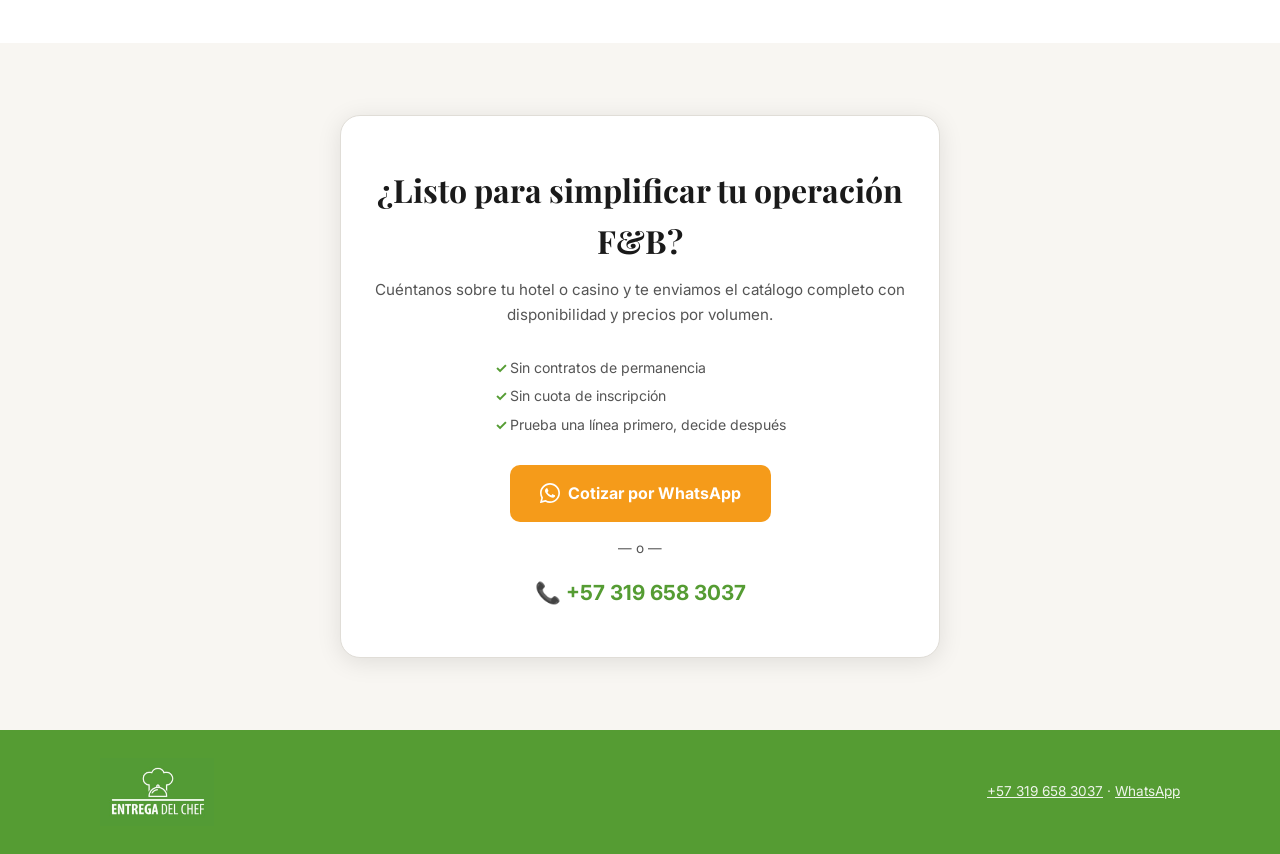
<file: landing-hoteles-casinos/index.html>
<!DOCTYPE html>
<html lang="es">
<head>
  <!-- Google Tag Manager -->
  <script>(function(w,d,s,l,i){w[l]=w[l]||[];w[l].push({'gtm.start':
  new Date().getTime(),event:'gtm.js'});var f=d.getElementsByTagName(s)[0],
  j=d.createElement(s),dl=l!='dataLayer'?'&l='+l:'';j.async=true;j.src=
  'https://www.googletagmanager.com/gtm.js?id='+i+dl;f.parentNode.insertBefore(j,f);
  })(window,document,'script','dataLayer','GTM-MRTH3SQM');</script>
  <!-- End Google Tag Manager -->
  <meta charset="UTF-8" />
  <meta name="viewport" content="width=device-width, initial-scale=1.0" />
  <title>Entrega del Chef — Hoteles & Casinos</title>
  <meta name="description" content="Proveedor de alimentos para hoteles y casinos. Menú completo ultracongelado con calidad de chef: proteínas, repostería, hojaldres y sándwiches. Mismo estándar en cada servicio." />
  <link rel="preconnect" href="https://fonts.googleapis.com" />
  <link rel="preconnect" href="https://fonts.gstatic.com" crossorigin />
  <link href="https://fonts.googleapis.com/css2?family=Playfair+Display:wght@700&family=Inter:wght@400;500;600;700&display=swap" rel="stylesheet" />
  <link rel="stylesheet" href="assets/css/styles.css?v=5" />
</head>
<body>
  <!-- Google Tag Manager (noscript) -->
  <noscript><iframe src="https://www.googletagmanager.com/ns.html?id=GTM-MRTH3SQM"
  height="0" width="0" style="display:none;visibility:hidden"></iframe></noscript>
  <!-- End Google Tag Manager (noscript) -->

  <!-- ══════════════════════════════════════════ -->
  <!-- HEADER                                     -->
  <!-- ══════════════════════════════════════════ -->
  <header class="site-header" id="site-header">
    <div class="header-inner">
      <a href="#" class="header-brand" aria-label="Entrega del Chef — inicio">
        <img src="images/logo.jpg" alt="Entrega del Chef" class="header-brand-img">
      </a>
      <a href="https://wa.me/573196583037?text=Hola%2C%20soy%20del%20departamento%20de%20F%26B%20de%20un%20hotel%20y%20quiero%20cotizar%20con%20Entrega%20del%20Chef."
         class="btn-header"
         target="_blank"
         rel="noopener"
         data-cta="header">
        <svg width="16" height="16" viewBox="0 0 24 24" fill="currentColor" aria-hidden="true"><path d="M17.472 14.382c-.297-.149-1.758-.867-2.03-.967-.273-.099-.471-.148-.67.15-.197.297-.767.966-.94 1.164-.173.199-.347.223-.644.075-.297-.15-1.255-.463-2.39-1.475-.883-.788-1.48-1.761-1.653-2.059-.173-.297-.018-.458.13-.606.134-.133.298-.347.446-.52.149-.174.198-.298.298-.497.099-.198.05-.371-.025-.52-.075-.149-.669-1.612-.916-2.207-.242-.579-.487-.5-.669-.51-.173-.008-.371-.01-.57-.01-.198 0-.52.074-.792.372-.272.297-1.04 1.016-1.04 2.479 0 1.462 1.065 2.875 1.213 3.074.149.198 2.096 3.2 5.077 4.487.709.306 1.262.489 1.694.625.712.227 1.36.195 1.871.118.571-.085 1.758-.719 2.006-1.413.248-.694.248-1.289.173-1.413-.074-.124-.272-.198-.57-.347z"/><path d="M12 0C5.373 0 0 5.373 0 12c0 2.127.558 4.127 1.533 5.862L.057 23.486a.5.5 0 0 0 .614.615l5.718-1.498A11.95 11.95 0 0 0 12 24c6.627 0 12-5.373 12-12S18.627 0 12 0zm0 22c-1.907 0-3.686-.535-5.198-1.464l-.372-.222-3.853 1.01 1.028-3.757-.243-.386A9.96 9.96 0 0 1 2 12C2 6.477 6.477 2 12 2s10 4.477 10 10-4.477 10-10 10z"/></svg>
        Cotizar ahora
      </a>
    </div>
  </header>


  <!-- ══════════════════════════════════════════ -->
  <!-- HERO                                       -->
  <!-- ══════════════════════════════════════════ -->
  <section class="hero" aria-label="Sección principal">
    <div class="carousel" aria-hidden="true">
      <div class="carousel-slide active"><img src="images/hero-plato.jpg" alt="" loading="eager" /></div>
      <div class="carousel-slide"><img src="images/producto-proteinas.jpg" alt="" loading="lazy" /></div>
      <div class="carousel-slide"><img src="images/producto-reposteria.jpg" alt="" loading="lazy" /></div>
      <div class="carousel-slide"><img src="images/sandwich-natural.jpg" alt="" loading="lazy" /></div>
      <div class="carousel-dots">
        <button class="carousel-dot active" aria-label="Slide 1"></button>
        <button class="carousel-dot" aria-label="Slide 2"></button>
        <button class="carousel-dot" aria-label="Slide 3"></button>
        <button class="carousel-dot" aria-label="Slide 4"></button>
      </div>
    </div>
    <div class="hero-content">
      <span class="hero-eyebrow">Hoteles &amp; Casinos</span>
      <h1 class="hero-headline">
        El mismo <span class="highlight">estándar</span> en cada servicio.<br>
        Sin depender del próximo turno de cocina.
      </h1>
      <p class="hero-sub">
        Menú completo ultracongelado con recetas de chef. El mismo sabor, gramaje y presentación en buffet, room service y eventos — sin importar quién esté en cocina ese día.
      </p>
      <div class="hero-actions">
        <a href="https://wa.me/573196583037?text=Hola%2C%20soy%20del%20departamento%20de%20F%26B%20de%20un%20hotel%20y%20quiero%20cotizar%20con%20Entrega%20del%20Chef."
           class="btn btn-naranja btn-lg"
           target="_blank"
           rel="noopener"
           data-cta="hero-primary">
          <svg width="18" height="18" viewBox="0 0 24 24" fill="currentColor" aria-hidden="true"><path d="M17.472 14.382c-.297-.149-1.758-.867-2.03-.967-.273-.099-.471-.148-.67.15-.197.297-.767.966-.94 1.164-.173.199-.347.223-.644.075-.297-.15-1.255-.463-2.39-1.475-.883-.788-1.48-1.761-1.653-2.059-.173-.297-.018-.458.13-.606.134-.133.298-.347.446-.52.149-.174.198-.298.298-.497.099-.198.05-.371-.025-.52-.075-.149-.669-1.612-.916-2.207-.242-.579-.487-.5-.669-.51-.173-.008-.371-.01-.57-.01-.198 0-.52.074-.792.372-.272.297-1.04 1.016-1.04 2.479 0 1.462 1.065 2.875 1.213 3.074.149.198 2.096 3.2 5.077 4.487.709.306 1.262.489 1.694.625.712.227 1.36.195 1.871.118.571-.085 1.758-.719 2.006-1.413.248-.694.248-1.289.173-1.413-.074-.124-.272-.198-.57-.347z"/><path d="M12 0C5.373 0 0 5.373 0 12c0 2.127.558 4.127 1.533 5.862L.057 23.486a.5.5 0 0 0 .614.615l5.718-1.498A11.95 11.95 0 0 0 12 24c6.627 0 12-5.373 12-12S18.627 0 12 0zm0 22c-1.907 0-3.686-.535-5.198-1.464l-.372-.222-3.853 1.01 1.028-3.757-.243-.386A9.96 9.96 0 0 1 2 12C2 6.477 6.477 2 12 2s10 4.477 10 10-4.477 10-10 10z"/></svg>
          Solicitar catálogo por WhatsApp
        </a>
        <a href="tel:+573196583037" class="btn btn-ghost btn-lg" data-cta="hero-call">
          <svg width="18" height="18" viewBox="0 0 24 24" fill="none" stroke="currentColor" stroke-width="2" stroke-linecap="round" stroke-linejoin="round" aria-hidden="true"><path d="M22 16.92v3a2 2 0 01-2.18 2 19.79 19.79 0 01-8.63-3.07A19.5 19.5 0 013.07 9.81a19.79 19.79 0 01-3.07-8.67A2 2 0 012 .98h3a2 2 0 012 1.72c.127.96.361 1.903.7 2.81a2 2 0 01-.45 2.11L6.09 8.91a16 16 0 006 6l1.27-1.27a2 2 0 012.11-.45c.907.339 1.85.573 2.81.7A2 2 0 0122 16.92z"/></svg>
          Llamar
        </a>
      </div>
    </div>
  </section>


  <!-- ══════════════════════════════════════════ -->
  <!-- BENEFITS BAR                               -->
  <!-- ══════════════════════════════════════════ -->
  <div class="benefits-bar">
    <div class="container">
      <ul class="benefits-list">
        <li class="benefit-item">
          <span class="benefit-icon" aria-hidden="true">🏨</span>
          <span>Un solo proveedor para <strong>restaurante, eventos y room service</strong></span>
        </li>
        <li class="benefit-item">
          <span class="benefit-icon" aria-hidden="true">⚡</span>
          <span>Listo en <strong>10 minutos</strong> desde cualquier punto</span>
        </li>
        <li class="benefit-item">
          <span class="benefit-icon" aria-hidden="true">✓</span>
          <span><strong>Mismo gramaje y sabor</strong> en cada porción, sin excepción</span>
        </li>
        <li class="benefit-item">
          <span class="benefit-icon" aria-hidden="true">🔒</span>
          <span>Inventario exacto: <strong>cero desperdicio</strong>, cero estimados</span>
        </li>
      </ul>
    </div>
  </div>


  <!-- ══════════════════════════════════════════ -->
  <!-- PRODUCTS                                   -->
  <!-- ══════════════════════════════════════════ -->
  <section class="section section-alt" aria-labelledby="products-title">
    <div class="container">
      <div class="section-header">
        <p class="section-eyebrow">Catálogo</p>
        <h2 class="section-title" id="products-title">Cinco líneas completas.<br>Un solo proveedor.</h2>
        <p class="section-sub">Cada línea está diseñada para cubrir un punto de servicio distinto dentro de tu operación hotelera.</p>
      </div>

      <div class="products-grid">

        <!-- Card 1: Proteínas -->
        <article class="product-card">
          <div class="product-img-wrap">
            <img src="images/producto-proteinas.jpg" alt="Proteínas ultracongeladas — Entrega del Chef" class="product-img" loading="lazy" width="700" height="700" />
          </div>
          <div class="product-body">
            <h3 class="product-name">Proteínas</h3>
            <p class="product-desc">Platos fuertes de cocción lenta, listos para buffet o room service en 10 minutos. Alto volumen sin variabilidad.</p>
            <p class="product-solve"><strong>✓ Resuelve:</strong> La inconsistencia de sabor y gramaje cuando cambia el personal de cocina.</p>
            <button class="expand-btn" aria-expanded="false" aria-controls="dishes-proteinas">
              Ver platos de esta línea
              <svg class="expand-chevron" width="16" height="16" viewBox="0 0 20 20" fill="currentColor" aria-hidden="true"><path d="M5.293 7.293a1 1 0 011.414 0L10 10.586l3.293-3.293a1 1 0 111.414 1.414l-4 4a1 1 0 01-1.414 0l-4-4a1 1 0 010-1.414z"/></svg>
            </button>
          </div>
          <div class="expand-panel" id="dishes-proteinas">
            <div class="dishes-grid">
              <div class="dish-item">
                <img src="images/producto-proteinas.jpg" alt="Curry de Pollo con Coco" loading="lazy">
                <p class="dish-name">Curry de Pollo con Coco</p>
              </div>
              <div class="dish-item">
                <img src="images/plato-pollo-champinones.jpg" alt="Pollo con Champiñones" loading="lazy">
                <p class="dish-name">Pollo con Champiñones</p>
              </div>
              <div class="dish-item">
                <img src="images/plato-sobrebarriga.jpg" alt="Sobrebarriga con Hogao" loading="lazy">
                <p class="dish-name">Sobrebarriga con Hogao</p>
              </div>
              <div class="dish-item">
                <img src="images/plato-goulash.jpg" alt="Goulash" loading="lazy">
                <p class="dish-name">Goulash</p>
              </div>
            </div>
          </div>
        </article>

        <!-- Card 2: Hojaldres & Pasabocas -->
        <article class="product-card">
          <div class="product-img-wrap">
            <img src="images/producto-hojaldres.jpg" alt="Hojaldres y pasabocas — Entrega del Chef" class="product-img" loading="lazy" width="700" height="700" />
          </div>
          <div class="product-body">
            <h3 class="product-name">Hojaldres &amp; Pasabocas</h3>
            <p class="product-desc">Crujientes y dorados en 10 minutos. Ideales para coffee break, eventos sociales y minibar.</p>
            <p class="product-solve"><strong>✓ Resuelve:</strong> El pasabocas premium para eventos sin necesidad de un área de panadería o pasteleía propia.</p>
            <button class="expand-btn" aria-expanded="false" aria-controls="dishes-hojaldres">
              Ver opciones de esta línea
              <svg class="expand-chevron" width="16" height="16" viewBox="0 0 20 20" fill="currentColor" aria-hidden="true"><path d="M5.293 7.293a1 1 0 011.414 0L10 10.586l3.293-3.293a1 1 0 111.414 1.414l-4 4a1 1 0 01-1.414 0l-4-4a1 1 0 010-1.414z"/></svg>
            </button>
          </div>
          <div class="expand-panel" id="dishes-hojaldres">
            <div class="dishes-grid">
              <div class="dish-item">
                <img src="images/hero-plato.jpg" alt="Hojaldre de Queso con Espinaca" loading="lazy">
                <p class="dish-name">Hojaldre de Queso con Espinaca</p>
              </div>
              <div class="dish-item">
                <img src="images/producto-hojaldres.jpg" alt="Pastel Hojaldrado Hawaiano" loading="lazy">
                <p class="dish-name">Pastel Hojaldrado Hawaiano</p>
              </div>
              <div class="dish-item">
                <img src="images/hojaldre-jamon-queso.jpg" alt="Hojaldre de Jamón y Queso" loading="lazy">
                <p class="dish-name">Hojaldre de Jamón y Queso</p>
              </div>
              <div class="dish-item">
                <img src="images/hojaldre-pollo.jpg" alt="Hojaldre de Pollo" loading="lazy">
                <p class="dish-name">Hojaldre de Pollo</p>
              </div>
            </div>
          </div>
        </article>

        <!-- Card 3: Repostería -->
        <article class="product-card">
          <div class="product-img-wrap">
            <img src="images/producto-reposteria.jpg" alt="Repostería artesanal — Entrega del Chef" class="product-img" loading="lazy" width="700" height="700" />
          </div>
          <div class="product-body">
            <h3 class="product-name">Repostería</h3>
            <p class="product-desc">Postres artesanales para buffet, menú y room service. Mismo corte, presentación y calidad en cada porción.</p>
            <p class="product-solve"><strong>✓ Resuelve:</strong> El postre de calidad sin contratar un pastelero adicional ni montar un área de repostería.</p>
            <button class="expand-btn" aria-expanded="false" aria-controls="dishes-reposteria">
              Ver opciones de esta línea
              <svg class="expand-chevron" width="16" height="16" viewBox="0 0 20 20" fill="currentColor" aria-hidden="true"><path d="M5.293 7.293a1 1 0 011.414 0L10 10.586l3.293-3.293a1 1 0 111.414 1.414l-4 4a1 1 0 01-1.414 0l-4-4a1 1 0 010-1.414z"/></svg>
            </button>
          </div>
          <div class="expand-panel" id="dishes-reposteria">
            <div class="dishes-grid">
              <div class="dish-item">
                <img src="images/producto-reposteria.jpg" alt="Blondie de Chocolate Blanco con Limón" loading="lazy">
                <p class="dish-name">Blondie de Chocolate Blanco con Limón</p>
              </div>
              <div class="dish-item">
                <img src="images/reposteria-2.jpg" alt="Torta de Chocolate" loading="lazy">
                <p class="dish-name">Torta de Chocolate</p>
              </div>
              <div class="dish-item">
                <img src="images/reposteria-zanahoria.jpg" alt="Torta de Zanahoria" loading="lazy">
                <p class="dish-name">Torta de Zanahoria</p>
              </div>
            </div>
          </div>
        </article>

        <!-- Card 4: Desayunos & Buffet -->
        <article class="product-card">
          <div class="product-img-wrap">
            <img src="images/yogurt-griego.jpg" alt="Desayunos y buffet — Entrega del Chef" class="product-img" loading="lazy" width="700" height="700" />
          </div>
          <div class="product-body">
            <h3 class="product-name">Desayunos &amp; Buffet</h3>
            <p class="product-desc">Estación de desayuno completa con yogur artesanal y confituras de autor. Presentación premium lista para servir, sin preparación en cocina.</p>
            <p class="product-solve"><strong>✓ Resuelve:</strong> El buffet de desayuno de calidad sin personal especializado — mismo estándar en cada servicio, todos los días.</p>
            <button class="expand-btn" aria-expanded="false" aria-controls="dishes-desayunos">
              Ver opciones de esta línea
              <svg class="expand-chevron" width="16" height="16" viewBox="0 0 20 20" fill="currentColor" aria-hidden="true"><path d="M5.293 7.293a1 1 0 011.414 0L10 10.586l3.293-3.293a1 1 0 111.414 1.414l-4 4a1 1 0 01-1.414 0l-4-4a1 1 0 010-1.414z"/></svg>
            </button>
          </div>
          <div class="expand-panel" id="dishes-desayunos">
            <div class="dishes-grid">
              <div class="dish-item">
                <img src="images/yogurt-griego.jpg" alt="Yogur Griego Natural" loading="lazy">
                <p class="dish-name">Yogur Griego Natural</p>
              </div>
              <div class="dish-item">
                <img src="images/confitura-frutos-rojos.jpg" alt="Confitura de Frutos Rojos" loading="lazy">
                <p class="dish-name">Confitura de Frutos Rojos</p>
              </div>
              <div class="dish-item">
                <img src="images/confitura-frutos-amarillos.jpg" alt="Confitura de Frutos Amarillos" loading="lazy">
                <p class="dish-name">Confitura de Frutos Amarillos</p>
              </div>
            </div>
          </div>
        </article>

        <!-- Card 5: Sándwiches Gourmet -->
        <article class="product-card">
          <div class="product-img-wrap">
            <img src="images/sandwich-hero.jpg" alt="Sándwiches Gourmet — Entrega del Chef" class="product-img" loading="lazy" width="700" height="700" />
          </div>
          <div class="product-body">
            <h3 class="product-name">Sándwiches Gourmet</h3>
            <p class="product-desc">Con empaque individual y etiquetado nutricional. Listos para room service, minibar y eventos sin manipulación adicional.</p>
            <p class="product-solve"><strong>✓ Resuelve:</strong> El room service y el minibar de calidad sin tiempo de preparación ni personal extra.</p>
            <button class="expand-btn" aria-expanded="false" aria-controls="dishes-sandwiches">
              Ver opciones de esta línea
              <svg class="expand-chevron" width="16" height="16" viewBox="0 0 20 20" fill="currentColor" aria-hidden="true"><path d="M5.293 7.293a1 1 0 011.414 0L10 10.586l3.293-3.293a1 1 0 111.414 1.414l-4 4a1 1 0 01-1.414 0l-4-4a1 1 0 010-1.414z"/></svg>
            </button>
          </div>
          <div class="expand-panel" id="dishes-sandwiches">
            <div class="dishes-grid">
              <div class="dish-item">
                <img src="images/sandwich-hero.jpg" alt="Sándwich Carne Desmechada y Salsa Gravy" loading="lazy">
                <p class="dish-name">Carne Desmechada y Salsa Gravy</p>
              </div>
              <div class="dish-item">
                <img src="images/sandwich-pollo.jpg" alt="Sándwich de Pollo" loading="lazy">
                <p class="dish-name">Pollo con Tocino</p>
              </div>
              <div class="dish-item">
                <img src="images/sandwich-res2.jpg" alt="Sándwich de Res" loading="lazy">
                <p class="dish-name">Roast Beef BBQ</p>
              </div>
            </div>
          </div>
        </article>

      </div>

      <div class="section-cta">
        <a href="https://wa.me/573196583037?text=Hola%2C%20quiero%20ver%20el%20cat%C3%A1logo%20completo%20con%20disponibilidad%20para%20mi%20hotel."
           class="btn btn-naranja"
           target="_blank"
           rel="noopener"
           data-cta="productos">
          <svg width="18" height="18" viewBox="0 0 24 24" fill="currentColor" aria-hidden="true"><path d="M17.472 14.382c-.297-.149-1.758-.867-2.03-.967-.273-.099-.471-.148-.67.15-.197.297-.767.966-.94 1.164-.173.199-.347.223-.644.075-.297-.15-1.255-.463-2.39-1.475-.883-.788-1.48-1.761-1.653-2.059-.173-.297-.018-.458.13-.606.134-.133.298-.347.446-.52.149-.174.198-.298.298-.497.099-.198.05-.371-.025-.52-.075-.149-.669-1.612-.916-2.207-.242-.579-.487-.5-.669-.51-.173-.008-.371-.01-.57-.01-.198 0-.52.074-.792.372-.272.297-1.04 1.016-1.04 2.479 0 1.462 1.065 2.875 1.213 3.074.149.198 2.096 3.2 5.077 4.487.709.306 1.262.489 1.694.625.712.227 1.36.195 1.871.118.571-.085 1.758-.719 2.006-1.413.248-.694.248-1.289.173-1.413-.074-.124-.272-.198-.57-.347z"/><path d="M12 0C5.373 0 0 5.373 0 12c0 2.127.558 4.127 1.533 5.862L.057 23.486a.5.5 0 0 0 .614.615l5.718-1.498A11.95 11.95 0 0 0 12 24c6.627 0 12-5.373 12-12S18.627 0 12 0zm0 22c-1.907 0-3.686-.535-5.198-1.464l-.372-.222-3.853 1.01 1.028-3.757-.243-.386A9.96 9.96 0 0 1 2 12C2 6.477 6.477 2 12 2s10 4.477 10 10-4.477 10-10 10z"/></svg>
          Ver catálogo completo por WhatsApp
        </a>
      </div>
    </div>
  </section>


  <!-- ══════════════════════════════════════════ -->
  <!-- ROI / POR QUÉ                              -->
  <!-- ══════════════════════════════════════════ -->
  <section class="section" aria-labelledby="roi-title">
    <div class="container">
      <div class="section-header">
        <p class="section-eyebrow">Ventajas operativas</p>
        <h2 class="section-title" id="roi-title">Calidad de chef.<br>Eficiencia de proveedor.</h2>
        <p class="section-sub">Lo que un hotel obtiene al trabajar con Entrega del Chef.</p>
      </div>

      <div class="roi-grid">
        <div class="roi-item">
          <div class="roi-icon">🎯</div>
          <h3>Consistencia total en el estándar</h3>
          <p>El mismo sabor, gramaje y presentación en cada servicio. Sin importar si cambió el turno, el chef o el proveedor de ingredientes.</p>
        </div>
        <div class="roi-item">
          <div class="roi-icon">⚡</div>
          <h3>Listo en 10 minutos</h3>
          <p>Cualquier plato del catálogo está disponible en 10 minutos desde el congelador. Sin procesos largos de mise en place ni tiempos de cocción.</p>
        </div>
        <div class="roi-item">
          <div class="roi-icon">📦</div>
          <h3>Un proveedor, múltiples puntos</h3>
          <p>Restaurant principal, room service, eventos, coffee break y minibar cubiertos desde una sola fuente. Menos proveedores, menos logística.</p>
        </div>
        <div class="roi-item">
          <div class="roi-icon">📊</div>
          <h3>Control exacto de inventario</h3>
          <p>Cada SKU viene porcionado al vacío. Sabes cuánto compraste, cuánto usaste y cuánto queda. Cero merma estimada, cero sorpresas en el costo F&amp;B.</p>
        </div>
        <div class="roi-item">
          <div class="roi-icon">👨‍🍳</div>
          <h3>Libera a tu equipo de cocina</h3>
          <p>Tus chefs se enfocan en lo que diferencia a tu restaurante. Las preparaciones de alto volumen y baja complejidad las maneja Entrega del Chef.</p>
        </div>
        <div class="roi-item">
          <div class="roi-icon">🔄</div>
          <h3>Flexibilidad en pedidos</h3>
          <p>Ajusta cantidades según la ocupación del hotel. Sin contratos forzosos, sin pedidos mínimos exagerados. Escala hacia arriba o hacia abajo según lo necesites.</p>
        </div>
      </div>
    </div>
  </section>


  <!-- ══════════════════════════════════════════ -->
  <!-- OBJECTIONS                                 -->
  <!-- ══════════════════════════════════════════ -->
  <section class="objections-section" aria-labelledby="obj-title">
    <div class="container">
      <div class="section-header">
        <h2 class="section-title" id="obj-title">Lo que nos preguntan los hoteles</h2>
        <p class="section-sub">Dudas frecuentes antes de empezar.</p>
      </div>

      <div class="objections-grid">

        <div class="objection-pair">
          <p class="objection-q">"¿La calidad será suficiente para el estándar de nuestro hotel?"</p>
          <p class="objection-a">Cada receta es desarrollada por chefs especializados con ingredientes de calidad. El mismo nivel que prepararías desde cero — pero con la garantía de que será idéntico en cada servicio.</p>
        </div>

        <div class="objection-pair">
          <p class="objection-q">"Nuestro chef prefiere cocinar todo en cocina."</p>
          <p class="objection-a">Tu chef se libera de las preparaciones de alto volumen y baja variación. Puede enfocarse en los platos diferenciadores del restaurante mientras Entrega del Chef cubre el volumen operativo.</p>
        </div>

        <div class="objection-pair">
          <p class="objection-q">"¿Pueden manejar el volumen de un hotel en temporada alta?"</p>
          <p class="objection-a">Nuestra capacidad escala desde decenas hasta miles de porciones por pedido. Planifica con anticipación y te garantizamos entrega puntual sin importar el volumen.</p>
        </div>

        <div class="objection-pair">
          <p class="objection-q">"¿Pueden adaptar el menú a temporada alta o eventos especiales?"</p>
          <p class="objection-a">Con stock ultracongelado, escalar la oferta para temporada alta o un evento especial es inmediato. Sin contratar más personal ni reorganizar la operación.</p>
        </div>

        <div class="objection-pair">
          <p class="objection-q">"¿Cómo afecta esto a nuestro costo por cubierto?"</p>
          <p class="objection-a">Al eliminar merma, reducir mano de obra en preparaciones de volumen y tener precio fijo por porción, el costo F&amp;B se vuelve predecible y competitivo.</p>
        </div>

        <div class="objection-pair">
          <p class="objection-q">"¿Son realmente sin conservantes?"</p>
          <p class="objection-a">Sí. Los platos se cocinan frescos y se ultracongelan inmediatamente al vacío. La conservación es por temperatura, no por químicos. Sin almidones ni azúcares añadidos.</p>
        </div>

      </div>
    </div>
  </section>


  <!-- ══════════════════════════════════════════ -->
  <!-- STATS                                      -->
  <!-- ══════════════════════════════════════════ -->
  <section class="stats-section" aria-label="Nuestros números">
    <div class="container">
      <div class="stats-grid">
        <div class="stat-item">
          <p class="stat-number">+5</p>
          <p class="stat-label">Años de experiencia<br>en cocina profesional</p>
        </div>
        <div class="stat-item">
          <p class="stat-number">+30</p>
          <p class="stat-label">Recetas de autor<br>en nuestro catálogo</p>
        </div>
        <div class="stat-item">
          <p class="stat-number">100%</p>
          <p class="stat-label">Clientes que<br>repiten su pedido</p>
        </div>
        <div class="stat-item">
          <p class="stat-number">0</p>
          <p class="stat-label">Entregas con<br>retraso o falla</p>
        </div>
      </div>
    </div>
  </section>


  <!-- ══════════════════════════════════════════ -->
  <!-- FAQ                                        -->
  <!-- ══════════════════════════════════════════ -->
  <section class="section section-alt" aria-labelledby="faq-title">
    <div class="container">
      <div class="section-header">
        <p class="section-eyebrow">Preguntas frecuentes</p>
        <h2 class="section-title" id="faq-title">Lo que más nos preguntan</h2>
      </div>

      <ul class="faq-list" role="list">

        <li class="faq-item">
          <button class="faq-question" aria-expanded="false" aria-controls="faq-1">
            ¿Cuál es el pedido mínimo para hoteles?
            <svg class="faq-chevron" width="20" height="20" viewBox="0 0 20 20" fill="currentColor" aria-hidden="true"><path d="M5.293 7.293a1 1 0 011.414 0L10 10.586l3.293-3.293a1 1 0 111.414 1.414l-4 4a1 1 0 01-1.414 0l-4-4a1 1 0 010-1.414z"/></svg>
          </button>
          <div class="faq-answer" id="faq-1" hidden>
            Desde <strong>20 porciones por referencia</strong>. Puedes combinar líneas y referencias en un mismo pedido. Para volúmenes mayores o contratos de suministro regular, cotizamos condiciones especiales.
          </div>
        </li>


        <li class="faq-item">
          <button class="faq-question" aria-expanded="false" aria-controls="faq-4">
            ¿Los productos tienen etiquetado nutricional?
            <svg class="faq-chevron" width="20" height="20" viewBox="0 0 20 20" fill="currentColor" aria-hidden="true"><path d="M5.293 7.293a1 1 0 011.414 0L10 10.586l3.293-3.293a1 1 0 111.414 1.414l-4 4a1 1 0 01-1.414 0l-4-4a1 1 0 010-1.414z"/></svg>
          </button>
          <div class="faq-answer" id="faq-4" hidden>
            Sí. Todos nuestros productos cuentan con <strong>etiquetado nutricional conforme a la normativa MINSALUD</strong>. Los sándwiches vienen con empaque individual listo para servir al huésped.
          </div>
        </li>

        <li class="faq-item">
          <button class="faq-question" aria-expanded="false" aria-controls="faq-5">
            ¿Con qué anticipación debo hacer el pedido?
            <svg class="faq-chevron" width="20" height="20" viewBox="0 0 20 20" fill="currentColor" aria-hidden="true"><path d="M5.293 7.293a1 1 0 011.414 0L10 10.586l3.293-3.293a1 1 0 111.414 1.414l-4 4a1 1 0 01-1.414 0l-4-4a1 1 0 010-1.414z"/></svg>
          </button>
          <div class="faq-answer" id="faq-5" hidden>
            Recomendamos pedidos con <strong>72 horas de anticipación</strong> para garantizar disponibilidad. Para clientes con contrato de suministro regular, coordinamos entregas semanales o quincenales según el nivel de ocupación proyectado.
          </div>
        </li>

      </ul>
    </div>
  </section>


  <!-- ══════════════════════════════════════════ -->
  <!-- CTA FINAL                                  -->
  <!-- ══════════════════════════════════════════ -->
  <section class="cta-final" aria-label="Contacto">
    <div class="container">
      <div class="cta-final-box">
        <h2 class="cta-final-title">¿Listo para simplificar tu operación F&amp;B?</h2>
        <p class="cta-final-sub">Cuéntanos sobre tu hotel o casino y te enviamos el catálogo completo con disponibilidad y precios por volumen.</p>
        <ul class="cta-checks">
          <li>Sin contratos de permanencia</li>
          <li>Sin cuota de inscripción</li>
          <li>Prueba una línea primero, decide después</li>
        </ul>
        <a href="https://wa.me/573196583037?text=Hola%2C%20soy%20del%20departamento%20de%20F%26B%20de%20un%20hotel%20y%20quiero%20cotizar%20con%20Entrega%20del%20Chef."
           class="btn btn-naranja btn-lg"
           target="_blank"
           rel="noopener"
           data-cta="cta-final">
          <svg width="20" height="20" viewBox="0 0 24 24" fill="currentColor" aria-hidden="true"><path d="M17.472 14.382c-.297-.149-1.758-.867-2.03-.967-.273-.099-.471-.148-.67.15-.197.297-.767.966-.94 1.164-.173.199-.347.223-.644.075-.297-.15-1.255-.463-2.39-1.475-.883-.788-1.48-1.761-1.653-2.059-.173-.297-.018-.458.13-.606.134-.133.298-.347.446-.52.149-.174.198-.298.298-.497.099-.198.05-.371-.025-.52-.075-.149-.669-1.612-.916-2.207-.242-.579-.487-.5-.669-.51-.173-.008-.371-.01-.57-.01-.198 0-.52.074-.792.372-.272.297-1.04 1.016-1.04 2.479 0 1.462 1.065 2.875 1.213 3.074.149.198 2.096 3.2 5.077 4.487.709.306 1.262.489 1.694.625.712.227 1.36.195 1.871.118.571-.085 1.758-.719 2.006-1.413.248-.694.248-1.289.173-1.413-.074-.124-.272-.198-.57-.347z"/><path d="M12 0C5.373 0 0 5.373 0 12c0 2.127.558 4.127 1.533 5.862L.057 23.486a.5.5 0 0 0 .614.615l5.718-1.498A11.95 11.95 0 0 0 12 24c6.627 0 12-5.373 12-12S18.627 0 12 0zm0 22c-1.907 0-3.686-.535-5.198-1.464l-.372-.222-3.853 1.01 1.028-3.757-.243-.386A9.96 9.96 0 0 1 2 12C2 6.477 6.477 2 12 2s10 4.477 10 10-4.477 10-10 10z"/></svg>
          Cotizar por WhatsApp
        </a>
        <p class="cta-divider">— o —</p>
        <a href="tel:+573196583037" class="cta-phone">📞 +57 319 658 3037</a>
      </div>
    </div>
  </section>


  <!-- ══════════════════════════════════════════ -->
  <!-- FOOTER                                     -->
  <!-- ══════════════════════════════════════════ -->
  <footer class="site-footer">
    <div class="container">
      <div class="footer-inner">
        <a href="#" class="footer-brand-logo" aria-label="Entrega del Chef">
          <img src="images/logo.jpg" alt="Entrega del Chef" class="footer-brand-img">
        </a>
        <div class="footer-contact">
          <a href="tel:+573196583037">+57 319 658 3037</a> ·
          <a href="https://wa.me/573196583037" target="_blank" rel="noopener">WhatsApp</a>
        </div>
      </div>
    </div>
  </footer>


  <!-- ══════════════════════════════════════════ -->
  <!-- MOBILE CTA BAR                             -->
  <!-- ══════════════════════════════════════════ -->
  <div class="mobile-cta-bar" id="mobileCta" aria-label="Contacto rápido">
    <a href="https://wa.me/573196583037?text=Hola%2C%20soy%20del%20departamento%20de%20F%26B%20de%20un%20hotel%20y%20quiero%20cotizar%20con%20Entrega%20del%20Chef."
       class="mobile-cta-wa"
       target="_blank"
       rel="noopener"
       data-cta="mobile-wa">
      <svg width="20" height="20" viewBox="0 0 24 24" fill="currentColor" aria-hidden="true"><path d="M17.472 14.382c-.297-.149-1.758-.867-2.03-.967-.273-.099-.471-.148-.67.15-.197.297-.767.966-.94 1.164-.173.199-.347.223-.644.075-.297-.15-1.255-.463-2.39-1.475-.883-.788-1.48-1.761-1.653-2.059-.173-.297-.018-.458.13-.606.134-.133.298-.347.446-.52.149-.174.198-.298.298-.497.099-.198.05-.371-.025-.52-.075-.149-.669-1.612-.916-2.207-.242-.579-.487-.5-.669-.51-.173-.008-.371-.01-.57-.01-.198 0-.52.074-.792.372-.272.297-1.04 1.016-1.04 2.479 0 1.462 1.065 2.875 1.213 3.074.149.198 2.096 3.2 5.077 4.487.709.306 1.262.489 1.694.625.712.227 1.36.195 1.871.118.571-.085 1.758-.719 2.006-1.413.248-.694.248-1.289.173-1.413-.074-.124-.272-.198-.57-.347z"/><path d="M12 0C5.373 0 0 5.373 0 12c0 2.127.558 4.127 1.533 5.862L.057 23.486a.5.5 0 0 0 .614.615l5.718-1.498A11.95 11.95 0 0 0 12 24c6.627 0 12-5.373 12-12S18.627 0 12 0zm0 22c-1.907 0-3.686-.535-5.198-1.464l-.372-.222-3.853 1.01 1.028-3.757-.243-.386A9.96 9.96 0 0 1 2 12C2 6.477 6.477 2 12 2s10 4.477 10 10-4.477 10-10 10z"/></svg>
      COTIZAR POR WHATSAPP
    </a>
    <a href="tel:+573196583037" class="mobile-cta-call" data-cta="mobile-call">
      <svg width="18" height="18" viewBox="0 0 24 24" fill="none" stroke="currentColor" stroke-width="2.5" stroke-linecap="round" stroke-linejoin="round" aria-hidden="true"><path d="M22 16.92v3a2 2 0 01-2.18 2 19.79 19.79 0 01-8.63-3.07A19.5 19.5 0 013.07 9.81a19.79 19.79 0 01-3.07-8.67A2 2 0 012 .98h3a2 2 0 012 1.72c.127.96.361 1.903.7 2.81a2 2 0 01-.45 2.11L6.09 8.91a16 16 0 006 6l1.27-1.27a2 2 0 012.11-.45c.907.339 1.85.573 2.81.7A2 2 0 0122 16.92z"/></svg>
      LLAMAR
    </a>
  </div>


  <!-- ══════════════════════════════════════════ -->
  <!-- FAB WhatsApp                               -->
  <!-- ══════════════════════════════════════════ -->
  <a href="https://wa.me/573196583037?text=Hola%2C%20soy%20del%20departamento%20de%20F%26B%20de%20un%20hotel%20y%20quiero%20cotizar%20con%20Entrega%20del%20Chef."
     class="fab-whatsapp"
     target="_blank"
     rel="noopener"
     aria-label="Chatear por WhatsApp"
     data-cta="fab">
    <svg width="28" height="28" viewBox="0 0 24 24" fill="currentColor" aria-hidden="true"><path d="M17.472 14.382c-.297-.149-1.758-.867-2.03-.967-.273-.099-.471-.148-.67.15-.197.297-.767.966-.94 1.164-.173.199-.347.223-.644.075-.297-.15-1.255-.463-2.39-1.475-.883-.788-1.48-1.761-1.653-2.059-.173-.297-.018-.458.13-.606.134-.133.298-.347.446-.52.149-.174.198-.298.298-.497.099-.198.05-.371-.025-.52-.075-.149-.669-1.612-.916-2.207-.242-.579-.487-.5-.669-.51-.173-.008-.371-.01-.57-.01-.198 0-.52.074-.792.372-.272.297-1.04 1.016-1.04 2.479 0 1.462 1.065 2.875 1.213 3.074.149.198 2.096 3.2 5.077 4.487.709.306 1.262.489 1.694.625.712.227 1.36.195 1.871.118.571-.085 1.758-.719 2.006-1.413.248-.694.248-1.289.173-1.413-.074-.124-.272-.198-.57-.347z"/><path d="M12 0C5.373 0 0 5.373 0 12c0 2.127.558 4.127 1.533 5.862L.057 23.486a.5.5 0 0 0 .614.615l5.718-1.498A11.95 11.95 0 0 0 12 24c6.627 0 12-5.373 12-12S18.627 0 12 0zm0 22c-1.907 0-3.686-.535-5.198-1.464l-.372-.222-3.853 1.01 1.028-3.757-.243-.386A9.96 9.96 0 0 1 2 12C2 6.477 6.477 2 12 2s10 4.477 10 10-4.477 10-10 10z"/></svg>
  </a>


  <!-- ══════════════════════════════════════════ -->
  <!-- MODAL — PLATOS DE LA LÍNEA                 -->
  <!-- ══════════════════════════════════════════ -->
  <div class="dishes-modal" id="dishesModal" aria-modal="true" role="dialog" aria-labelledby="dishesModalTitle" hidden>
    <div class="dishes-modal-backdrop" id="dishesBackdrop"></div>
    <div class="dishes-modal-box">
      <button class="dishes-modal-close" id="dishesClose" aria-label="Cerrar">
        <svg width="20" height="20" viewBox="0 0 24 24" fill="none" stroke="currentColor" stroke-width="2.5" stroke-linecap="round"><line x1="18" y1="6" x2="6" y2="18"/><line x1="6" y1="6" x2="18" y2="18"/></svg>
      </button>
      <h3 class="dishes-modal-title" id="dishesModalTitle"></h3>
      <div class="dishes-modal-grid" id="dishesModalGrid"></div>
    </div>
  </div>

  <script src="assets/js/main.js"></script>
</body>
</html>
</file>
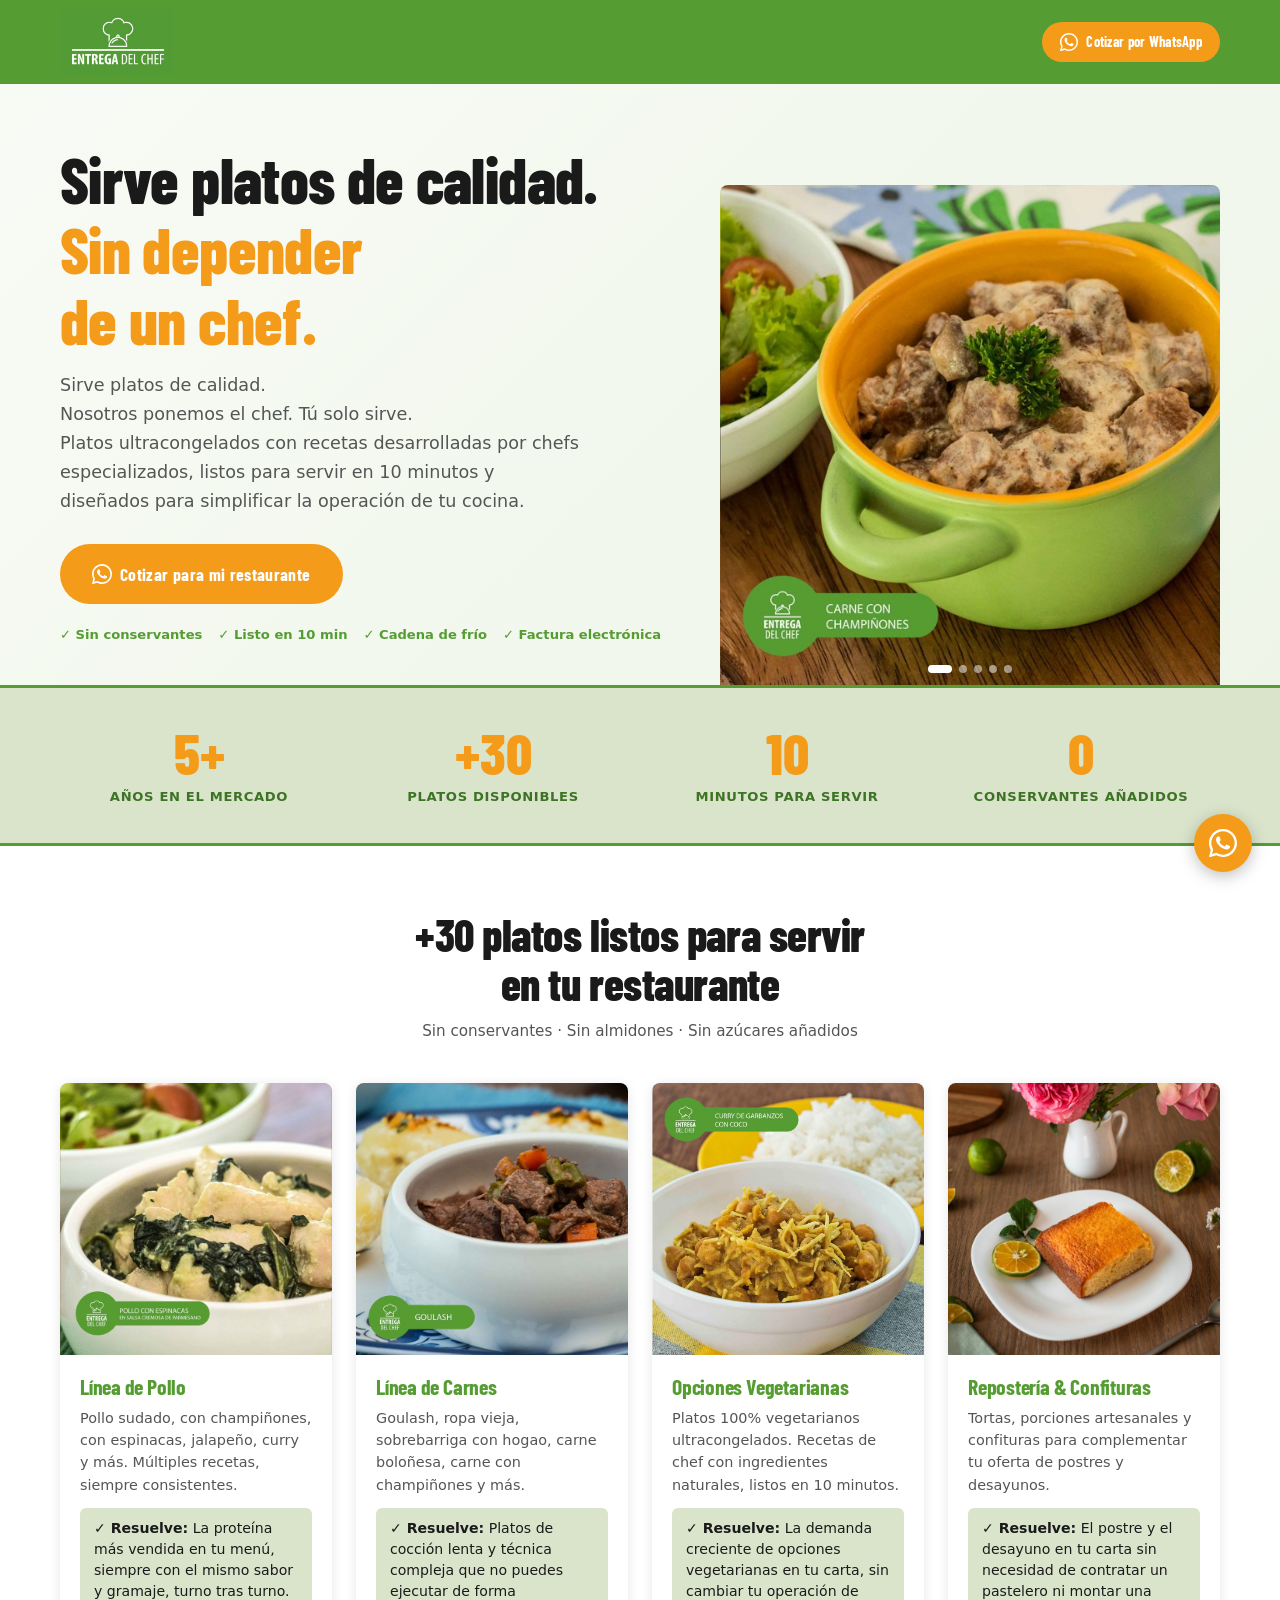
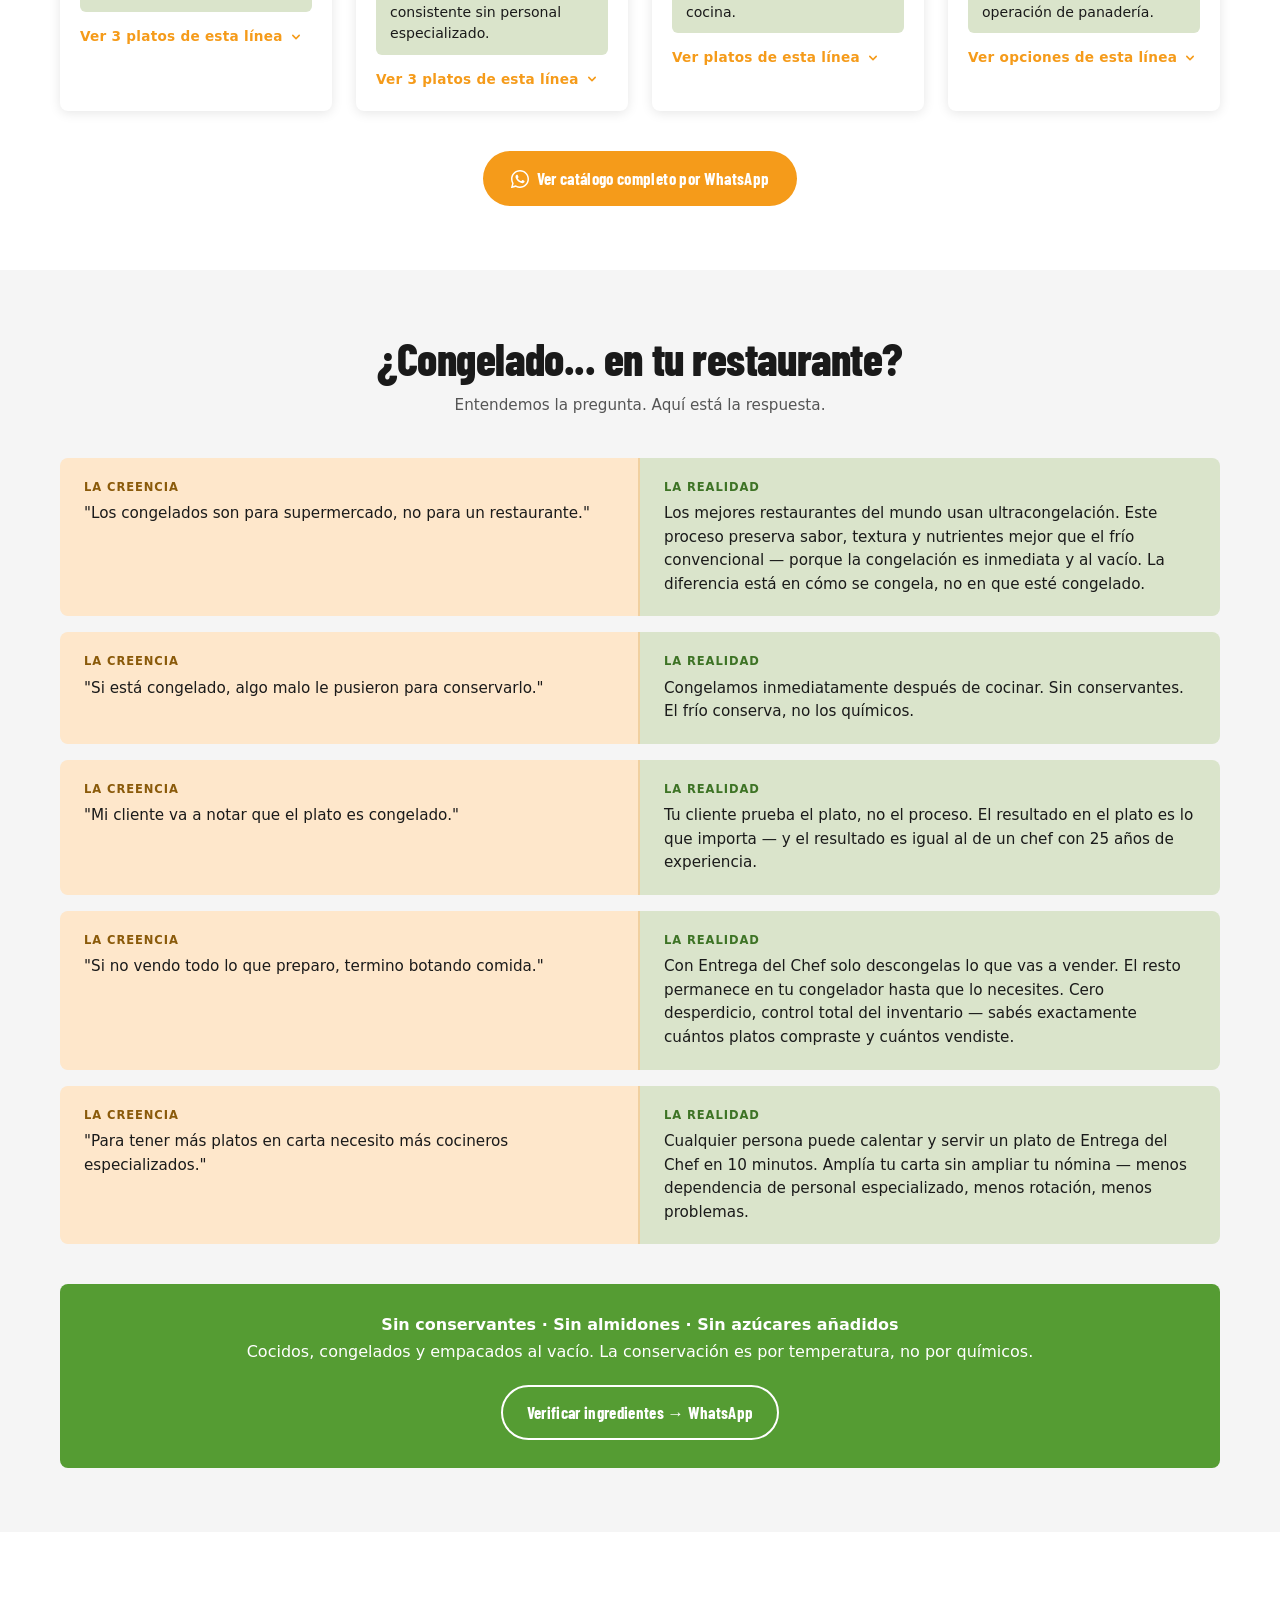
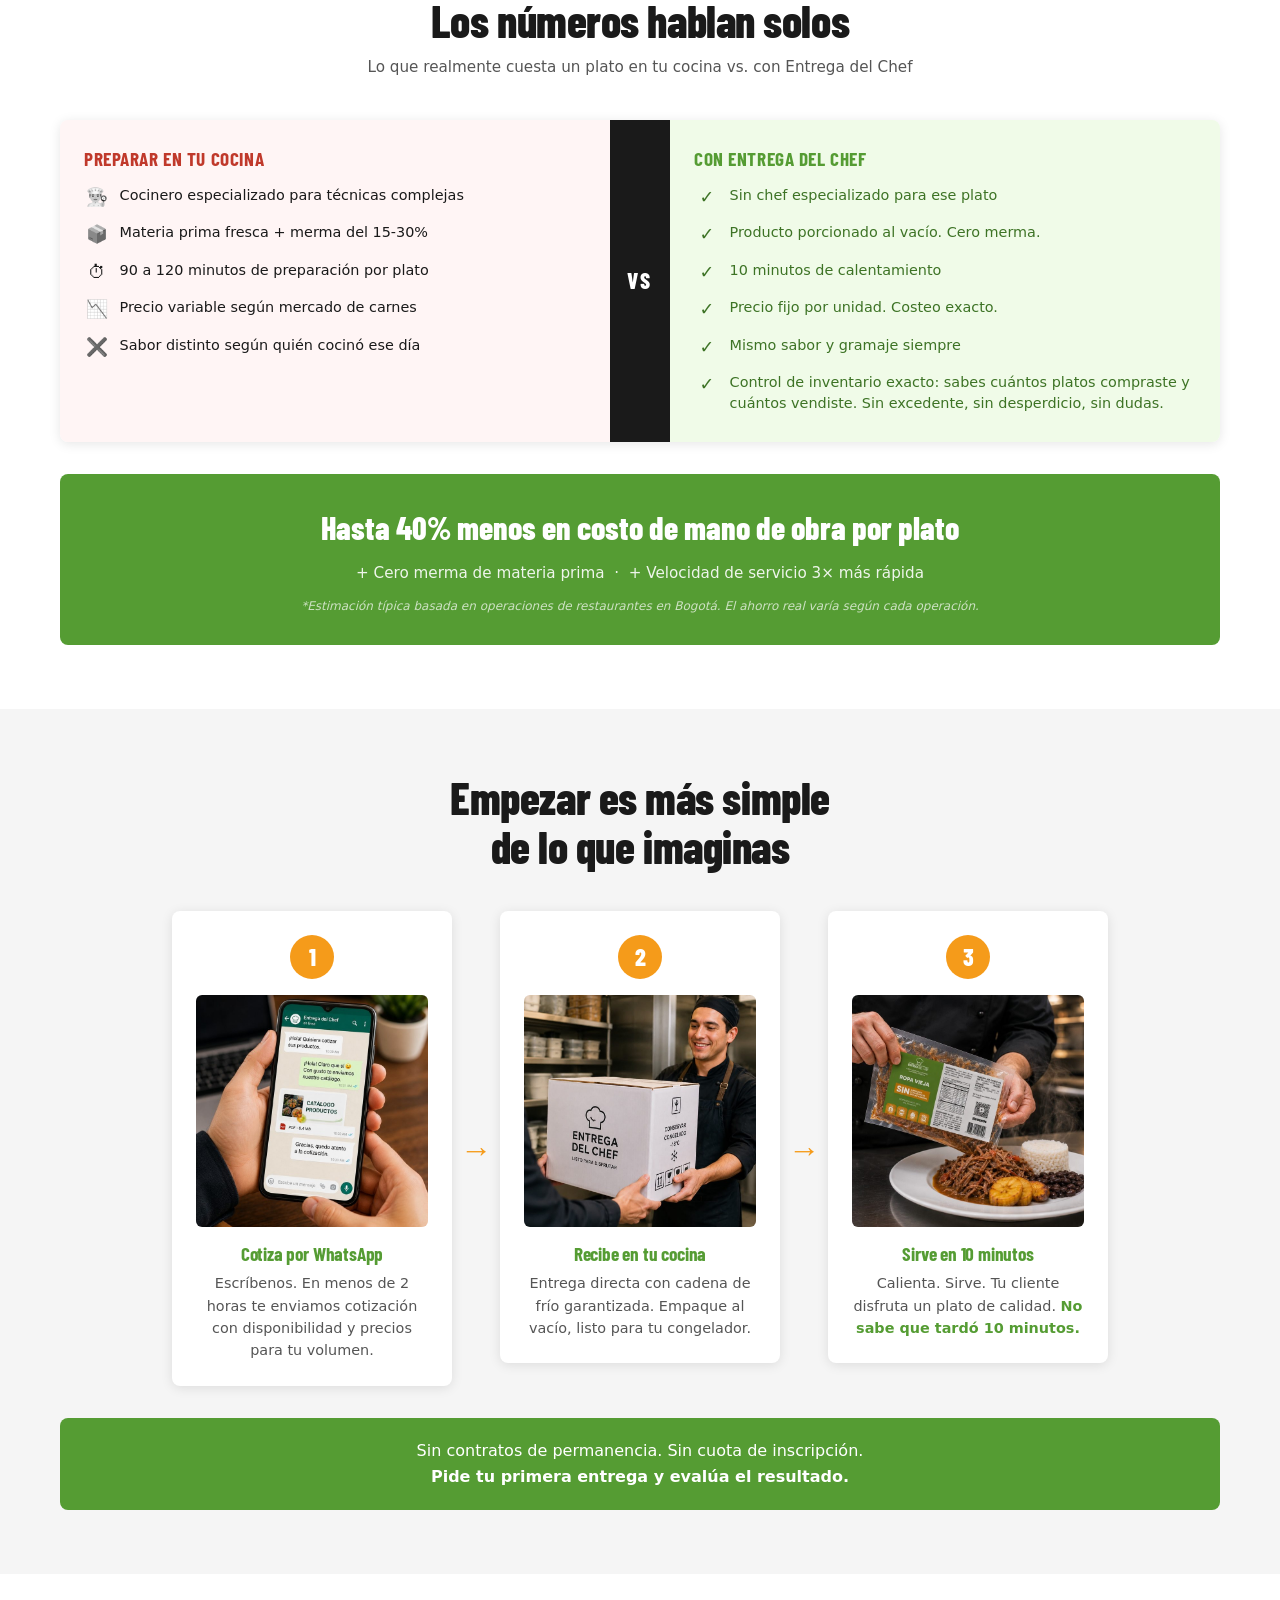
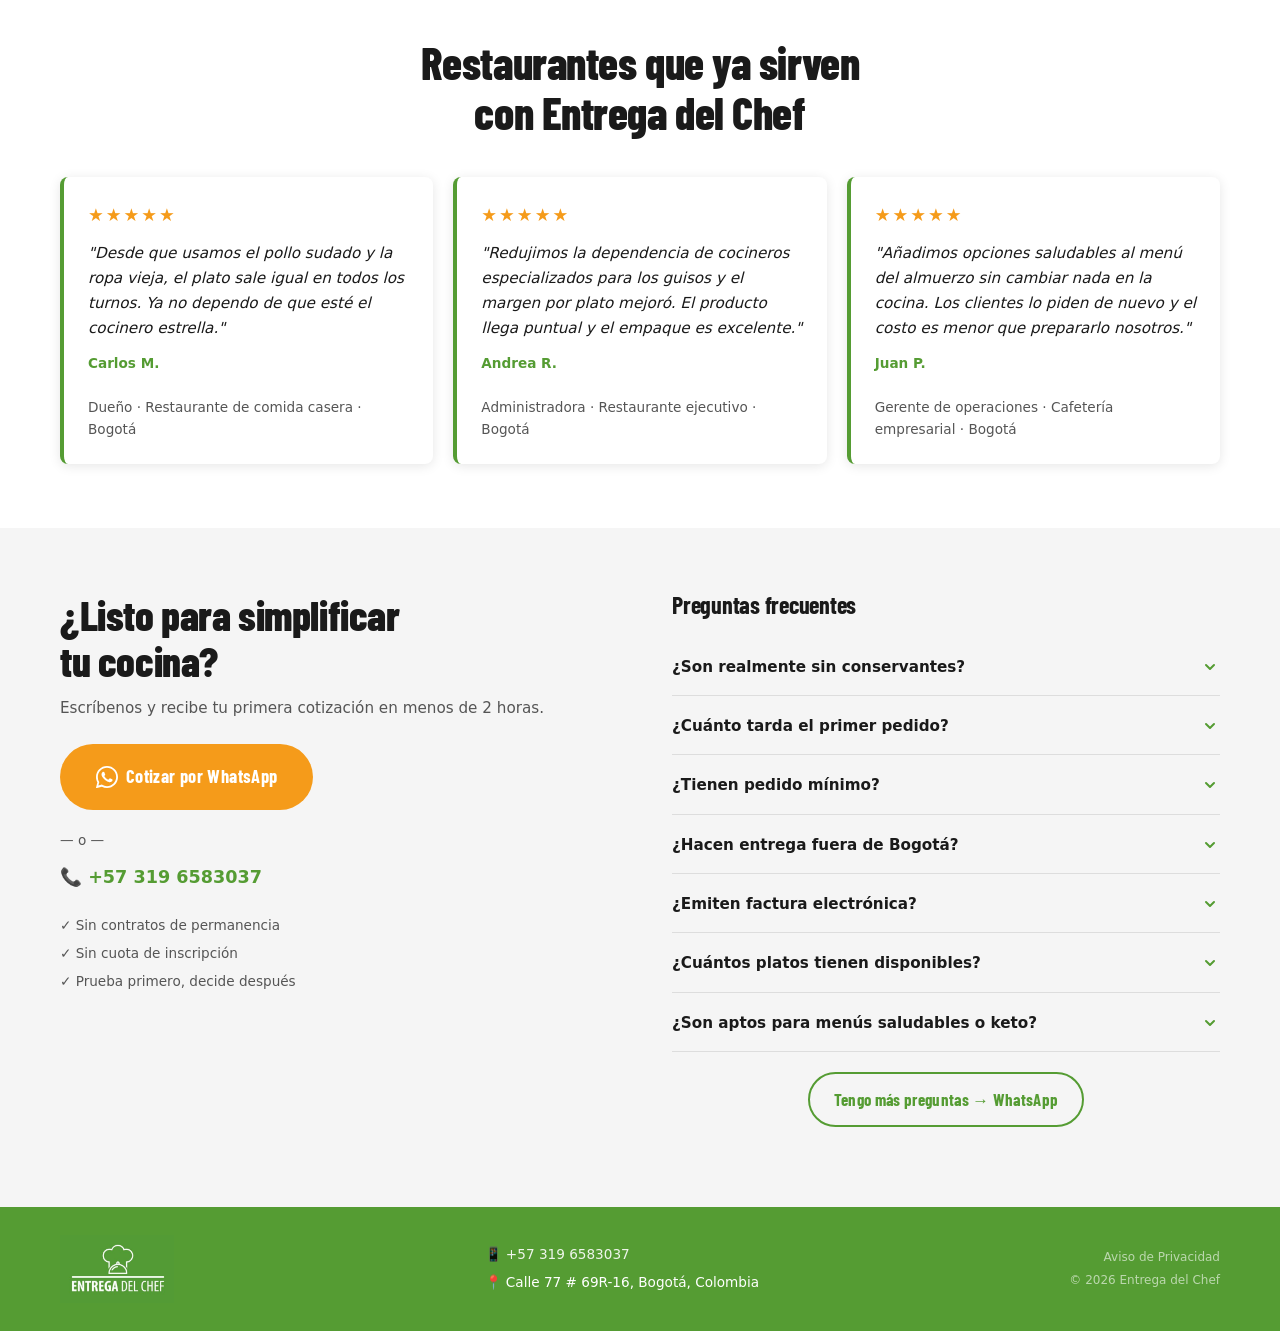
<file: landing-restaurantes/index.html>
<!DOCTYPE html>
<html lang="es">
<head>
  <!-- Google Tag Manager -->
  <script>(function(w,d,s,l,i){w[l]=w[l]||[];w[l].push({'gtm.start':
  new Date().getTime(),event:'gtm.js'});var f=d.getElementsByTagName(s)[0],
  j=d.createElement(s),dl=l!='dataLayer'?'&l='+l:'';j.async=true;j.src=
  'https://www.googletagmanager.com/gtm.js?id='+i+dl;f.parentNode.insertBefore(j,f);
  })(window,document,'script','dataLayer','GTM-MRTH3SQM');</script>
  <!-- End Google Tag Manager -->
  <meta charset="UTF-8">
  <meta name="viewport" content="width=device-width, initial-scale=1.0">
  <title>Proveedor de Platos Listos para Restaurantes | Entrega del Chef</title>
  <meta name="description" content="Platos ultracongelados listos para servir en tu restaurante en 10 minutos. Sin conservantes. Sin chef especializado. Cotiza por WhatsApp hoy.">
  <meta name="robots" content="index, follow">
  <link rel="canonical" href="https://restaurantes.entregadelchef.com/">

  <!-- Open Graph -->
  <meta property="og:title" content="Proveedor de Platos Listos para Restaurantes | Entrega del Chef">
  <meta property="og:description" content="Platos ultracongelados listos para tu cocina. Sin conservantes. Sin chef especializado. Listo en 10 minutos.">
  <meta property="og:type" content="website">

  <!-- Preconnect Google Fonts -->
  <link rel="preconnect" href="https://fonts.googleapis.com">
  <link rel="preconnect" href="https://fonts.gstatic.com" crossorigin>
  <link href="https://fonts.googleapis.com/css2?family=Barlow+Condensed:wght@400;600;700;800&display=swap" rel="stylesheet">

  <link rel="stylesheet" href="assets/css/styles.css?v=3">

  <!-- Schema: LocalBusiness -->
  <script type="application/ld+json">
  {
    "@context": "https://schema.org",
    "@type": "LocalBusiness",
    "name": "Entrega del Chef",
    "description": "Proveedor de platos ultracongelados para restaurantes y cocinas industriales en Bogotá, Colombia",
    "telephone": "+573196583037",
    "address": {
      "@type": "PostalAddress",
      "streetAddress": "Calle 77 # 69R - 16",
      "addressLocality": "Bogotá",
      "addressCountry": "CO"
    },
    "url": "https://entregadelchef.com"
  }
  </script>

  <!-- Schema: FAQPage -->
  <script type="application/ld+json">
  {
    "@context": "https://schema.org",
    "@type": "FAQPage",
    "mainEntity": [
      {
        "@type": "Question",
        "name": "¿Los platos de Entrega del Chef son realmente sin conservantes?",
        "acceptedAnswer": {
          "@type": "Answer",
          "text": "Sí. Nuestros platos se cocinan frescos y se congelan inmediatamente al vacío. La conservación es por temperatura, no por químicos. Sin almidones, sin conservantes, sin azúcares añadidos."
        }
      },
      {
        "@type": "Question",
        "name": "¿Cuánto tarda el primer pedido en llegar a mi restaurante?",
        "acceptedAnswer": {
          "@type": "Answer",
          "text": "Te enviamos la cotización en menos de 2 horas. La primera entrega se coordina según tu disponibilidad, generalmente dentro de 24-48 horas hábiles en Bogotá."
        }
      },
      {
        "@type": "Question",
        "name": "¿Tienen pedido mínimo para restaurantes?",
        "acceptedAnswer": {
          "@type": "Answer",
          "text": "Sí, manejamos pedidos mínimos para operación B2B. Escríbenos por WhatsApp y te indicamos las condiciones según el volumen de tu cocina."
        }
      },
      {
        "@type": "Question",
        "name": "¿Hacen entrega fuera de Bogotá?",
        "acceptedAnswer": {
          "@type": "Answer",
          "text": "Actualmente nuestra operación con cadena de frío cubre principalmente Bogotá y municipios aledaños. Contáctanos para verificar cobertura en tu zona."
        }
      },
      {
        "@type": "Question",
        "name": "¿Emiten factura electrónica?",
        "acceptedAnswer": {
          "@type": "Answer",
          "text": "Sí. Emitimos factura electrónica para todos los pedidos institucionales."
        }
      },
      {
        "@type": "Question",
        "name": "¿Cuántos platos tienen disponibles para restaurantes?",
        "acceptedAnswer": {
          "@type": "Answer",
          "text": "Contamos con más de 30 platos entre línea de pollo, carnes, opciones saludables y repostería. Pídenos el catálogo completo por WhatsApp."
        }
      },
      {
        "@type": "Question",
        "name": "¿Los platos son aptos para menús saludables o keto?",
        "acceptedAnswer": {
          "@type": "Answer",
          "text": "Sí. Varios platos no contienen almidones ni azúcares añadidos, lo que los hace compatibles con menús saludables y opciones para clientes con restricciones alimentarias."
        }
      }
    ]
  }
  </script>
</head>

<body>
  <!-- Google Tag Manager (noscript) -->
  <noscript><iframe src="https://www.googletagmanager.com/ns.html?id=GTM-MRTH3SQM"
  height="0" width="0" style="display:none;visibility:hidden"></iframe></noscript>
  <!-- End Google Tag Manager (noscript) -->

  <!-- ═══════════════════════════════════════════ -->
  <!-- BLOQUE 0 — HEADER STICKY                   -->
  <!-- ═══════════════════════════════════════════ -->
  <header class="site-header" id="site-header">
    <div class="container header-inner">
      <a href="#" class="logo" aria-label="Entrega del Chef">
        <img src="images/logo.jpg" alt="Entrega del Chef" class="footer-brand-img">
      </a>
      <a href="https://wa.me/573196583037?text=Hola%2C%20soy%20de%20un%20restaurante%20y%20quiero%20cotizar%20pedidos%20al%20por%20mayor."
         class="btn btn-naranja header-cta"
         target="_blank"
         rel="noopener"
         data-cta="header">
        <svg width="18" height="18" viewBox="0 0 24 24" fill="currentColor" aria-hidden="true"><path d="M17.472 14.382c-.297-.149-1.758-.867-2.03-.967-.273-.099-.471-.148-.67.15-.197.297-.767.966-.94 1.164-.173.199-.347.223-.644.075-.297-.15-1.255-.463-2.39-1.475-.883-.788-1.48-1.761-1.653-2.059-.173-.297-.018-.458.13-.606.134-.133.298-.347.446-.52.149-.174.198-.298.298-.497.099-.198.05-.371-.025-.52-.075-.149-.669-1.612-.916-2.207-.242-.579-.487-.5-.669-.51-.173-.008-.371-.01-.57-.01-.198 0-.52.074-.792.372-.272.297-1.04 1.016-1.04 2.479 0 1.462 1.065 2.875 1.213 3.074.149.198 2.096 3.2 5.077 4.487.709.306 1.262.489 1.694.625.712.227 1.36.195 1.871.118.571-.085 1.758-.719 2.006-1.413.248-.694.248-1.289.173-1.413-.074-.124-.272-.198-.57-.347z"/><path d="M12 0C5.373 0 0 5.373 0 12c0 2.127.558 4.127 1.533 5.862L.057 23.486a.5.5 0 0 0 .614.615l5.718-1.498A11.95 11.95 0 0 0 12 24c6.627 0 12-5.373 12-12S18.627 0 12 0zm0 22c-1.907 0-3.686-.535-5.198-1.464l-.372-.222-3.853 1.01 1.028-3.757-.243-.386A9.96 9.96 0 0 1 2 12C2 6.477 6.477 2 12 2s10 4.477 10 10-4.477 10-10 10z"/></svg>
        <span class="cta-text-long">Cotizar por WhatsApp</span>
        <span class="cta-text-short">Cotizar</span>
      </a>
    </div>
  </header>

  <main>

    <!-- ═══════════════════════════════════════════ -->
    <!-- BLOQUE 1 — HERO                            -->
    <!-- ═══════════════════════════════════════════ -->
    <section class="hero" id="hero">
      <div class="container hero-inner">
        <div class="hero-content">
          <h1 class="hero-headline">
            Sirve platos de calidad.<br>
            <span class="highlight">Sin depender<br>de un chef.</span>
          </h1>
          <p class="hero-subheadline">
            Sirve platos de calidad.<br>
            Nosotros ponemos el chef. Tú solo sirve.<br>
            Platos ultracongelados con recetas desarrolladas por chefs especializados, listos para servir en 10 minutos y diseñados para simplificar la operación de tu cocina.
          </p>
          <a href="https://wa.me/573196583037?text=Hola%2C%20soy%20de%20un%20restaurante%20y%20quiero%20cotizar%20pedidos%20al%20por%20mayor."
             class="btn btn-naranja btn-hero"
             target="_blank"
             rel="noopener"
             data-cta="hero">
            <svg width="20" height="20" viewBox="0 0 24 24" fill="currentColor" aria-hidden="true"><path d="M17.472 14.382c-.297-.149-1.758-.867-2.03-.967-.273-.099-.471-.148-.67.15-.197.297-.767.966-.94 1.164-.173.199-.347.223-.644.075-.297-.15-1.255-.463-2.39-1.475-.883-.788-1.48-1.761-1.653-2.059-.173-.297-.018-.458.13-.606.134-.133.298-.347.446-.52.149-.174.198-.298.298-.497.099-.198.05-.371-.025-.52-.075-.149-.669-1.612-.916-2.207-.242-.579-.487-.5-.669-.51-.173-.008-.371-.01-.57-.01-.198 0-.52.074-.792.372-.272.297-1.04 1.016-1.04 2.479 0 1.462 1.065 2.875 1.213 3.074.149.198 2.096 3.2 5.077 4.487.709.306 1.262.489 1.694.625.712.227 1.36.195 1.871.118.571-.085 1.758-.719 2.006-1.413.248-.694.248-1.289.173-1.413-.074-.124-.272-.198-.57-.347z"/><path d="M12 0C5.373 0 0 5.373 0 12c0 2.127.558 4.127 1.533 5.862L.057 23.486a.5.5 0 0 0 .614.615l5.718-1.498A11.95 11.95 0 0 0 12 24c6.627 0 12-5.373 12-12S18.627 0 12 0zm0 22c-1.907 0-3.686-.535-5.198-1.464l-.372-.222-3.853 1.01 1.028-3.757-.243-.386A9.96 9.96 0 0 1 2 12C2 6.477 6.477 2 12 2s10 4.477 10 10-4.477 10-10 10z"/></svg>
            Cotizar para mi restaurante
          </a>
          <div class="trust-bar">
            <span class="trust-item">✓ Sin conservantes</span>
            <span class="trust-item">✓ Listo en 10 min</span>
            <span class="trust-item">✓ Cadena de frío</span>
            <span class="trust-item">✓ Factura electrónica</span>
          </div>
        </div>
        <div class="hero-image">
          <div class="hero-carousel" id="heroCarousel" role="img" aria-label="Galería de platos Entrega del Chef">
            <img class="carousel-slide active" src="images/galeria-01.jpg" alt="Carne con champiñones en salsa cremosa" width="600" height="599" loading="eager" fetchpriority="high">
            <img class="carousel-slide"        src="images/galeria-02.jpg" alt="Curry de pollo con coco" width="600" height="599" loading="lazy">
            <img class="carousel-slide"        src="images/galeria-03.jpg" alt="Pollo con champiñones" width="600" height="599" loading="lazy">
            <img class="carousel-slide"        src="images/galeria-04.jpg" alt="Carne boloñesa artesanal" width="600" height="599" loading="lazy">
            <img class="carousel-slide"        src="images/galeria-05.jpg" alt="Ají de gallina tradicional" width="600" height="599" loading="lazy">
            <div class="carousel-dots" aria-hidden="true">
              <span class="carousel-dot active"></span>
              <span class="carousel-dot"></span>
              <span class="carousel-dot"></span>
              <span class="carousel-dot"></span>
              <span class="carousel-dot"></span>
            </div>
          </div>
        </div>
      </div>
    </section>

    <!-- ═══════════════════════════════════════════ -->
    <!-- BLOQUE 2 — BARRA DE CREDIBILIDAD           -->
    <!-- ═══════════════════════════════════════════ -->
    <section class="credibility" aria-label="Números de Entrega del Chef">
      <div class="container">
        <div class="credibility-grid">
          <div class="cred-item">
            <span class="cred-number">5+</span>
            <span class="cred-label">Años en el mercado</span>
          </div>
          <div class="cred-item">
            <span class="cred-number">+30</span>
            <span class="cred-label">Platos disponibles</span>
          </div>
          <div class="cred-item">
            <span class="cred-number">10</span>
            <span class="cred-label">Minutos para servir</span>
          </div>
          <div class="cred-item">
            <span class="cred-number">0</span>
            <span class="cred-label">Conservantes añadidos</span>
          </div>
        </div>
      </div>
    </section>

    <!-- ═══════════════════════════════════════════ -->
    <!-- BLOQUE 3 — PRODUCTO + BENEFICIO            -->
    <!-- ═══════════════════════════════════════════ -->
    <section class="products" id="productos">
      <div class="container">
        <div class="section-header">
          <h2 class="section-title">+30 platos listos para servir<br>en tu restaurante</h2>
          <p class="section-subtitle">Sin conservantes · Sin almidones · Sin azúcares añadidos</p>
        </div>
        <div class="products-grid">

          <article class="product-card">
            <div class="product-img-wrap">
              <img src="images/producto-pollo.jpg" alt="Pollo con Espinacas en Salsa Cremosa — Entrega del Chef" width="700" height="699" loading="lazy">
            </div>
            <div class="product-body">
              <h3 class="product-name">Línea de Pollo</h3>
              <p class="product-desc">Pollo sudado, con champiñones, con espinacas, jalapeño, curry y más. Múltiples recetas, siempre consistentes.</p>
              <p class="product-solve"><strong>✓ Resuelve:</strong> La proteína más vendida en tu menú, siempre con el mismo sabor y gramaje, turno tras turno.</p>
              <button class="expand-btn" aria-expanded="false" aria-controls="dishes-pollo">
                Ver 3 platos de esta línea
                <svg class="expand-chevron" width="16" height="16" viewBox="0 0 20 20" fill="currentColor" aria-hidden="true"><path d="M5.293 7.293a1 1 0 011.414 0L10 10.586l3.293-3.293a1 1 0 111.414 1.414l-4 4a1 1 0 01-1.414 0l-4-4a1 1 0 010-1.414z"/></svg>
              </button>
            </div>
            <div class="expand-panel" id="dishes-pollo">
              <div class="dishes-grid">
                <div class="dish-item">
                  <img src="images/producto-pollo.jpg" alt="Pollo con Espinacas" loading="lazy">
                  <div class="dish-item-body">
                    <strong>Pollo con Espinacas</strong>
                    <p>En salsa cremosa. Sin almidones añadidos.</p>
                  </div>
                </div>
                <div class="dish-item">
                  <img src="images/galeria-02.jpg" alt="Curry de Pollo con Coco" loading="lazy">
                  <div class="dish-item-body">
                    <strong>Curry de Pollo con Coco</strong>
                    <p>Receta internacional. Sabor consistente turno a turno.</p>
                  </div>
                </div>
                <div class="dish-item">
                  <img src="images/galeria-03.jpg" alt="Pollo con Champiñones" loading="lazy">
                  <div class="dish-item-body">
                    <strong>Pollo con Champiñones</strong>
                    <p>Trozos de pechuga en salsa de champiñones. Popular en menú ejecutivo.</p>
                  </div>
                </div>
              </div>
            </div>
          </article>

          <article class="product-card">
            <div class="product-img-wrap">
              <img src="images/producto-carnes.jpg" alt="Goulash de Carne — Entrega del Chef" width="700" height="699" loading="lazy">
            </div>
            <div class="product-body">
              <h3 class="product-name">Línea de Carnes</h3>
              <p class="product-desc">Goulash, ropa vieja, sobrebarriga con hogao, carne boloñesa, carne con champiñones y más.</p>
              <p class="product-solve"><strong>✓ Resuelve:</strong> Platos de cocción lenta y técnica compleja que no puedes ejecutar de forma consistente sin personal especializado.</p>
              <button class="expand-btn" aria-expanded="false" aria-controls="dishes-carnes">
                Ver 3 platos de esta línea
                <svg class="expand-chevron" width="16" height="16" viewBox="0 0 20 20" fill="currentColor" aria-hidden="true"><path d="M5.293 7.293a1 1 0 011.414 0L10 10.586l3.293-3.293a1 1 0 111.414 1.414l-4 4a1 1 0 01-1.414 0l-4-4a1 1 0 010-1.414z"/></svg>
              </button>
            </div>
            <div class="expand-panel" id="dishes-carnes">
              <div class="dishes-grid">
                <div class="dish-item">
                  <img src="images/hero-plato.jpg" alt="Sobrebarriga con Hogao" loading="lazy">
                  <div class="dish-item-body">
                    <strong>Sobrebarriga con Hogao</strong>
                    <p>Cocción lenta tradicional. Estrella de carta de almuerzo.</p>
                  </div>
                </div>
                <div class="dish-item">
                  <img src="images/producto-carnes.jpg" alt="Goulash de Res" loading="lazy">
                  <div class="dish-item-body">
                    <strong>Goulash de Res</strong>
                    <p>Res en salsa paprikada. Plato completo de alta rentabilidad.</p>
                  </div>
                </div>
                <div class="dish-item">
                  <img src="images/galeria-01.jpg" alt="Carne con Champiñones" loading="lazy">
                  <div class="dish-item-body">
                    <strong>Carne con Champiñones</strong>
                    <p>Trozos de res en salsa cremosa. Sin almidón añadido.</p>
                  </div>
                </div>
              </div>
            </div>
          </article>

          <article class="product-card">
            <div class="product-img-wrap">
              <img src="images/veg-curry-garbanzos.jpg" alt="Opciones Vegetarianas — Entrega del Chef" width="700" height="699" loading="lazy">
            </div>
            <div class="product-body">
              <h3 class="product-name">Opciones Vegetarianas</h3>
              <p class="product-desc">Platos 100% vegetarianos ultracongelados. Recetas de chef con ingredientes naturales, listos en 10 minutos.</p>
              <p class="product-solve"><strong>✓ Resuelve:</strong> La demanda creciente de opciones vegetarianas en tu carta, sin cambiar tu operación de cocina.</p>
              <button class="expand-btn" aria-expanded="false" aria-controls="dishes-saludables">
                Ver platos de esta línea
                <svg class="expand-chevron" width="16" height="16" viewBox="0 0 20 20" fill="currentColor" aria-hidden="true"><path d="M5.293 7.293a1 1 0 011.414 0L10 10.586l3.293-3.293a1 1 0 111.414 1.414l-4 4a1 1 0 01-1.414 0l-4-4a1 1 0 010-1.414z"/></svg>
              </button>
            </div>
            <div class="expand-panel" id="dishes-saludables">
              <div class="dishes-grid">
                <div class="dish-item">
                  <img src="images/veg-curry-garbanzos.jpg" alt="Curry de Garbanzos con Coco" loading="lazy">
                  <div class="dish-item-body">
                    <strong>Curry de Garbanzos con Coco</strong>
                    <p>Receta de autor con leche de coco y especias. Proteína vegetal de alto valor nutricional.</p>
                  </div>
                </div>
                <div class="dish-item">
                  <img src="images/veg-stroganoff-hongos.jpg" alt="Stroganoff de Hongos" loading="lazy">
                  <div class="dish-item-body">
                    <strong>Stroganoff de Hongos</strong>
                    <p>Hongos en salsa cremosa de mostaza y pimentón. Sabor intenso y textura suave.</p>
                  </div>
                </div>
                <div class="dish-item">
                  <img src="images/veg-berenjena-gratinada.jpg" alt="Berenjena Rellena Gratinada" loading="lazy">
                  <div class="dish-item-body">
                    <strong>Berenjena Rellena Gratinada</strong>
                    <p>Rellena con verduras salteadas y gratinada con queso. Presentación de impacto para tu carta.</p>
                  </div>
                </div>
              </div>
            </div>
          </article>

          <article class="product-card">
            <div class="product-img-wrap">
              <img src="images/producto-reposteria.jpg" alt="Repostería artesanal — Entrega del Chef" width="700" height="700" loading="lazy">
            </div>
            <div class="product-body">
              <h3 class="product-name">Repostería & Confituras</h3>
              <p class="product-desc">Tortas, porciones artesanales y confituras para complementar tu oferta de postres y desayunos.</p>
              <p class="product-solve"><strong>✓ Resuelve:</strong> El postre y el desayuno en tu carta sin necesidad de contratar un pastelero ni montar una operación de panadería.</p>
              <button class="expand-btn" aria-expanded="false" aria-controls="dishes-reposteria">
                Ver opciones de esta línea
                <svg class="expand-chevron" width="16" height="16" viewBox="0 0 20 20" fill="currentColor" aria-hidden="true"><path d="M5.293 7.293a1 1 0 011.414 0L10 10.586l3.293-3.293a1 1 0 111.414 1.414l-4 4a1 1 0 01-1.414 0l-4-4a1 1 0 010-1.414z"/></svg>
              </button>
            </div>
            <div class="expand-panel" id="dishes-reposteria">
              <div class="dishes-grid">
                <div class="dish-item">
                  <img src="images/producto-reposteria.jpg" alt="Blondie de chocolate blanco con limón" loading="lazy">
                  <div class="dish-item-body">
                    <strong>Blondie de chocolate blanco con limón</strong>
                    <p>Textura suave y húmeda con toque cítrico de limón. Porción lista para servir.</p>
                  </div>
                </div>
                <div class="dish-item">
                  <img src="images/reposteria-chocolate.jpg" alt="Torta de Chocolate" loading="lazy">
                  <div class="dish-item-body">
                    <strong>Torta de Chocolate</strong>
                    <p>Con ganache de cobertura. Postre de alto margen.</p>
                  </div>
                </div>
                <div class="dish-item">
                  <img src="images/reposteria-zanahoria.jpg" alt="Torta de Zanahoria" loading="lazy">
                  <div class="dish-item-body">
                    <strong>Torta de Zanahoria</strong>
                    <p>Receta artesanal. Sin azúcar refinada añadida.</p>
                  </div>
                </div>
                <div class="dish-item">
                  <img src="images/confitura-frutos-rojos.jpg" alt="Confitura de Frutos Rojos" loading="lazy">
                  <div class="dish-item-body">
                    <strong>Confitura de Frutos Rojos</strong>
                    <p>Fresa y mora en confitura artesanal. Perfecta para acompañar postres, tostadas y yogurt.</p>
                  </div>
                </div>
                <div class="dish-item">
                  <img src="images/confitura-frutos-amarillos.jpg" alt="Confitura de Frutos Amarillos" loading="lazy">
                  <div class="dish-item-body">
                    <strong>Confitura de Frutos Amarillos</strong>
                    <p>Maracuyá y gulupa. Sabor tropical y ácido, ideal para cheesecakes y desayunos.</p>
                  </div>
                </div>
                <div class="dish-item">
                  <img src="images/confitura-lulo.jpg" alt="Confitura de Lulo" loading="lazy">
                  <div class="dish-item-body">
                    <strong>Confitura de Lulo</strong>
                    <p>Fruta colombiana 100% natural. Sabor único y refrescante para postres o brunch.</p>
                  </div>
                </div>
              </div>
            </div>
          </article>

        </div>

        <div class="section-cta">
          <a href="https://wa.me/573196583037?text=Hola%2C%20quiero%20ver%20el%20cat%C3%A1logo%20completo%20con%20disponibilidad%20para%20mi%20restaurante."
             class="btn btn-naranja"
             target="_blank"
             rel="noopener"
             data-cta="productos">
            <svg width="18" height="18" viewBox="0 0 24 24" fill="currentColor" aria-hidden="true"><path d="M17.472 14.382c-.297-.149-1.758-.867-2.03-.967-.273-.099-.471-.148-.67.15-.197.297-.767.966-.94 1.164-.173.199-.347.223-.644.075-.297-.15-1.255-.463-2.39-1.475-.883-.788-1.48-1.761-1.653-2.059-.173-.297-.018-.458.13-.606.134-.133.298-.347.446-.52.149-.174.198-.298.298-.497.099-.198.05-.371-.025-.52-.075-.149-.669-1.612-.916-2.207-.242-.579-.487-.5-.669-.51-.173-.008-.371-.01-.57-.01-.198 0-.52.074-.792.372-.272.297-1.04 1.016-1.04 2.479 0 1.462 1.065 2.875 1.213 3.074.149.198 2.096 3.2 5.077 4.487.709.306 1.262.489 1.694.625.712.227 1.36.195 1.871.118.571-.085 1.758-.719 2.006-1.413.248-.694.248-1.289.173-1.413-.074-.124-.272-.198-.57-.347z"/><path d="M12 0C5.373 0 0 5.373 0 12c0 2.127.558 4.127 1.533 5.862L.057 23.486a.5.5 0 0 0 .614.615l5.718-1.498A11.95 11.95 0 0 0 12 24c6.627 0 12-5.373 12-12S18.627 0 12 0zm0 22c-1.907 0-3.686-.535-5.198-1.464l-.372-.222-3.853 1.01 1.028-3.757-.243-.386A9.96 9.96 0 0 1 2 12C2 6.477 6.477 2 12 2s10 4.477 10 10-4.477 10-10 10z"/></svg>
            Ver catálogo completo por WhatsApp
          </a>
        </div>
      </div>
    </section>

    <!-- ═══════════════════════════════════════════ -->
    <!-- BLOQUE 4 — DESTRUCTOR DE OBJECIONES        -->
    <!-- ═══════════════════════════════════════════ -->
    <section class="objection" id="calidad">
      <div class="container">
        <div class="section-header">
          <h2 class="section-title">¿Congelado... en tu restaurante?</h2>
          <p class="section-subtitle">Entendemos la pregunta. Aquí está la respuesta.</p>
        </div>

        <div class="objection-grid">

          <div class="objection-pair">
            <div class="objection-belief">
              <span class="obj-label">La creencia</span>
              <p>"Los congelados son para supermercado, no para un restaurante."</p>
            </div>
            <div class="objection-reality">
              <span class="obj-label">La realidad</span>
              <p>Los mejores restaurantes del mundo usan ultracongelación. Este proceso preserva sabor, textura y nutrientes mejor que el frío convencional — porque la congelación es inmediata y al vacío. La diferencia está en cómo se congela, no en que esté congelado.</p>
            </div>
          </div>

          <div class="objection-pair">
            <div class="objection-belief">
              <span class="obj-label">La creencia</span>
              <p>"Si está congelado, algo malo le pusieron para conservarlo."</p>
            </div>
            <div class="objection-reality">
              <span class="obj-label">La realidad</span>
              <p>Congelamos inmediatamente después de cocinar. Sin conservantes. El frío conserva, no los químicos.</p>
            </div>
          </div>

          <div class="objection-pair">
            <div class="objection-belief">
              <span class="obj-label">La creencia</span>
              <p>"Mi cliente va a notar que el plato es congelado."</p>
            </div>
            <div class="objection-reality">
              <span class="obj-label">La realidad</span>
              <p>Tu cliente prueba el plato, no el proceso. El resultado en el plato es lo que importa — y el resultado es igual al de un chef con 25 años de experiencia.</p>
            </div>
          </div>

          <div class="objection-pair">
            <div class="objection-belief">
              <span class="obj-label">La creencia</span>
              <p>"Si no vendo todo lo que preparo, termino botando comida."</p>
            </div>
            <div class="objection-reality">
              <span class="obj-label">La realidad</span>
              <p>Con Entrega del Chef solo descongelas lo que vas a vender. El resto permanece en tu congelador hasta que lo necesites. Cero desperdicio, control total del inventario — sabés exactamente cuántos platos compraste y cuántos vendiste.</p>
            </div>
          </div>

          <div class="objection-pair">
            <div class="objection-belief">
              <span class="obj-label">La creencia</span>
              <p>"Para tener más platos en carta necesito más cocineros especializados."</p>
            </div>
            <div class="objection-reality">
              <span class="obj-label">La realidad</span>
              <p>Cualquier persona puede calentar y servir un plato de Entrega del Chef en 10 minutos. Amplía tu carta sin ampliar tu nómina — menos dependencia de personal especializado, menos rotación, menos problemas.</p>
            </div>
          </div>

        </div>

        <div class="objection-proof">
          <p><strong>Sin conservantes · Sin almidones · Sin azúcares añadidos</strong><br>
          Cocidos, congelados y empacados al vacío. La conservación es por temperatura, no por químicos.</p>
          <a href="https://wa.me/573196583037?text=Hola%2C%20quiero%20verificar%20los%20ingredientes%20de%20sus%20platos%20para%20mi%20restaurante."
             class="btn btn-outline-verde"
             target="_blank"
             rel="noopener"
             data-cta="ingredientes">
            Verificar ingredientes → WhatsApp
          </a>
        </div>
      </div>
    </section>

    <!-- ═══════════════════════════════════════════ -->
    <!-- BLOQUE 5 — ARGUMENTO ECONÓMICO             -->
    <!-- ═══════════════════════════════════════════ -->
    <section class="roi" id="ahorro">
      <div class="container">
        <div class="section-header">
          <h2 class="section-title">Los números hablan solos</h2>
          <p class="section-subtitle">Lo que realmente cuesta un plato en tu cocina vs. con Entrega del Chef</p>
        </div>

        <div class="roi-table">
          <div class="roi-col roi-col--left">
            <h3 class="roi-col-title">Preparar en tu cocina</h3>
            <ul class="roi-list roi-list--against">
              <li><span class="roi-icon">👨‍🍳</span> Cocinero especializado para técnicas complejas</li>
              <li><span class="roi-icon">📦</span> Materia prima fresca + merma del 15-30%</li>
              <li><span class="roi-icon">⏱</span> 90 a 120 minutos de preparación por plato</li>
              <li><span class="roi-icon">📉</span> Precio variable según mercado de carnes</li>
              <li><span class="roi-icon">❌</span> Sabor distinto según quién cocinó ese día</li>
            </ul>
          </div>

          <div class="roi-vs" aria-hidden="true">VS</div>

          <div class="roi-col roi-col--right">
            <h3 class="roi-col-title">Con Entrega del Chef</h3>
            <ul class="roi-list roi-list--for">
              <li><span class="roi-icon">✓</span> Sin chef especializado para ese plato</li>
              <li><span class="roi-icon">✓</span> Producto porcionado al vacío. Cero merma.</li>
              <li><span class="roi-icon">✓</span> 10 minutos de calentamiento</li>
              <li><span class="roi-icon">✓</span> Precio fijo por unidad. Costeo exacto.</li>
              <li><span class="roi-icon">✓</span> Mismo sabor y gramaje siempre</li>
              <li><span class="roi-icon">✓</span> Control de inventario exacto: sabes cuántos platos compraste y cuántos vendiste. Sin excedente, sin desperdicio, sin dudas.</li>
            </ul>
          </div>
        </div>

        <div class="roi-result">
          <p class="roi-headline">Hasta 40% menos en costo de mano de obra por plato</p>
          <p class="roi-detail">+ Cero merma de materia prima &nbsp;·&nbsp; + Velocidad de servicio 3× más rápida</p>
          <p class="roi-disclaimer">*Estimación típica basada en operaciones de restaurantes en Bogotá. El ahorro real varía según cada operación.</p>
        </div>
      </div>
    </section>

    <!-- ═══════════════════════════════════════════ -->
    <!-- BLOQUE 6 — CÓMO FUNCIONA                   -->
    <!-- ═══════════════════════════════════════════ -->
    <section class="process" id="como-funciona">
      <div class="container">
        <div class="section-header">
          <h2 class="section-title">Empezar es más simple<br>de lo que imaginas</h2>
        </div>

        <div class="process-steps">

          <div class="step">
            <div class="step-number" aria-hidden="true">1</div>
            <div class="step-img-wrap">
              <img src="images/paso-1.jpg" alt="Cotiza por WhatsApp" loading="lazy">
            </div>
            <h3 class="step-title">Cotiza por WhatsApp</h3>
            <p class="step-desc">Escríbenos. En menos de 2 horas te enviamos cotización con disponibilidad y precios para tu volumen.</p>
          </div>

          <div class="step-arrow" aria-hidden="true">→</div>

          <div class="step">
            <div class="step-number" aria-hidden="true">2</div>
            <div class="step-img-wrap">
              <img src="images/paso-2.jpg" alt="Recibe en tu cocina" loading="lazy">
            </div>
            <h3 class="step-title">Recibe en tu cocina</h3>
            <p class="step-desc">Entrega directa con cadena de frío garantizada. Empaque al vacío, listo para tu congelador.</p>
          </div>

          <div class="step-arrow" aria-hidden="true">→</div>

          <div class="step">
            <div class="step-number" aria-hidden="true">3</div>
            <div class="step-img-wrap">
              <img src="images/paso-3.jpg" alt="Sirve en 10 minutos" loading="lazy">
            </div>
            <h3 class="step-title">Sirve en 10 minutos</h3>
            <p class="step-desc">Calienta. Sirve. Tu cliente disfruta un plato de calidad. <em>No sabe que tardó 10 minutos.</em></p>
          </div>

        </div>

        <div class="process-note">
          <p>Sin contratos de permanencia. Sin cuota de inscripción.<br>
          <strong>Pide tu primera entrega y evalúa el resultado.</strong></p>
        </div>
      </div>
    </section>

    <!-- ═══════════════════════════════════════════ -->
    <!-- BLOQUE 7 — PRUEBA SOCIAL                   -->
    <!-- ═══════════════════════════════════════════ -->
    <!-- NOTA INTERNA: Reemplazar con testimonios B2B reales antes de publicar -->
    <section class="testimonials" id="testimonios">
      <div class="container">
        <div class="section-header">
          <h2 class="section-title">Restaurantes que ya sirven<br>con Entrega del Chef</h2>
        </div>
        <div class="testimonials-grid">

          <blockquote class="testimonial-card">
            <div class="stars" aria-label="5 de 5 estrellas">★★★★★</div>
            <p class="testimonial-text">Desde que usamos el pollo sudado y la ropa vieja, el plato sale igual en todos los turnos. Ya no dependo de que esté el cocinero estrella.</p>
            <footer class="testimonial-author">
              <strong>Carlos M.</strong><br>
              <span>Dueño · Restaurante de comida casera · Bogotá</span>
            </footer>
          </blockquote>

          <blockquote class="testimonial-card">
            <div class="stars" aria-label="5 de 5 estrellas">★★★★★</div>
            <p class="testimonial-text">Redujimos la dependencia de cocineros especializados para los guisos y el margen por plato mejoró. El producto llega puntual y el empaque es excelente.</p>
            <footer class="testimonial-author">
              <strong>Andrea R.</strong><br>
              <span>Administradora · Restaurante ejecutivo · Bogotá</span>
            </footer>
          </blockquote>

          <blockquote class="testimonial-card">
            <div class="stars" aria-label="5 de 5 estrellas">★★★★★</div>
            <p class="testimonial-text">Añadimos opciones saludables al menú del almuerzo sin cambiar nada en la cocina. Los clientes lo piden de nuevo y el costo es menor que prepararlo nosotros.</p>
            <footer class="testimonial-author">
              <strong>Juan P.</strong><br>
              <span>Gerente de operaciones · Cafetería empresarial · Bogotá</span>
            </footer>
          </blockquote>

        </div>
      </div>
    </section>

    <!-- ═══════════════════════════════════════════ -->
    <!-- BLOQUE 8 — CTA PRINCIPAL + FAQ COMBINADO   -->
    <!-- ═══════════════════════════════════════════ -->
    <section class="cta-faq" id="contacto">
      <div class="container">
        <div class="cta-faq-inner">

          <!-- Columna CTA -->
          <div class="cta-col">
            <h2 class="cta-headline">¿Listo para simplificar<br>tu cocina?</h2>
            <p class="cta-subtext">Escríbenos y recibe tu primera cotización en menos de 2 horas.</p>
            <a href="https://wa.me/573196583037?text=Hola%2C%20soy%20de%20un%20restaurante%20y%20quiero%20cotizar%20pedidos%20al%20por%20mayor."
               class="btn btn-naranja btn-cta-main"
               target="_blank"
               rel="noopener"
               data-cta="cta-principal">
              <svg width="22" height="22" viewBox="0 0 24 24" fill="currentColor" aria-hidden="true"><path d="M17.472 14.382c-.297-.149-1.758-.867-2.03-.967-.273-.099-.471-.148-.67.15-.197.297-.767.966-.94 1.164-.173.199-.347.223-.644.075-.297-.15-1.255-.463-2.39-1.475-.883-.788-1.48-1.761-1.653-2.059-.173-.297-.018-.458.13-.606.134-.133.298-.347.446-.52.149-.174.198-.298.298-.497.099-.198.05-.371-.025-.52-.075-.149-.669-1.612-.916-2.207-.242-.579-.487-.5-.669-.51-.173-.008-.371-.01-.57-.01-.198 0-.52.074-.792.372-.272.297-1.04 1.016-1.04 2.479 0 1.462 1.065 2.875 1.213 3.074.149.198 2.096 3.2 5.077 4.487.709.306 1.262.489 1.694.625.712.227 1.36.195 1.871.118.571-.085 1.758-.719 2.006-1.413.248-.694.248-1.289.173-1.413-.074-.124-.272-.198-.57-.347z"/><path d="M12 0C5.373 0 0 5.373 0 12c0 2.127.558 4.127 1.533 5.862L.057 23.486a.5.5 0 0 0 .614.615l5.718-1.498A11.95 11.95 0 0 0 12 24c6.627 0 12-5.373 12-12S18.627 0 12 0zm0 22c-1.907 0-3.686-.535-5.198-1.464l-.372-.222-3.853 1.01 1.028-3.757-.243-.386A9.96 9.96 0 0 1 2 12C2 6.477 6.477 2 12 2s10 4.477 10 10-4.477 10-10 10z"/></svg>
              Cotizar por WhatsApp
            </a>
            <p class="cta-or">— o —</p>
            <a href="tel:+573196583037" class="cta-phone" data-cta="telefono">
              📞 +57 319 6583037
            </a>
            <ul class="cta-guarantees">
              <li>✓ Sin contratos de permanencia</li>
              <li>✓ Sin cuota de inscripción</li>
              <li>✓ Prueba primero, decide después</li>
            </ul>
          </div>

          <!-- Columna FAQ -->
          <div class="faq-col">
            <h3 class="faq-title">Preguntas frecuentes</h3>
            <div class="faq-list" id="faq">

              <div class="faq-item">
                <button class="faq-question" aria-expanded="false" aria-controls="faq1">
                  ¿Son realmente sin conservantes?
                  <svg class="faq-chevron" width="20" height="20" viewBox="0 0 20 20" fill="currentColor" aria-hidden="true"><path d="M5.293 7.293a1 1 0 011.414 0L10 10.586l3.293-3.293a1 1 0 111.414 1.414l-4 4a1 1 0 01-1.414 0l-4-4a1 1 0 010-1.414z"/></svg>
                </button>
                <div class="faq-answer" id="faq1" hidden>
                  <p>Sí. Los platos se cocinan frescos y se ultracongelan inmediatamente al vacío. Sin almidones, sin conservantes, sin azúcares añadidos. La conservación es por temperatura, no por químicos.</p>
                </div>
              </div>

              <div class="faq-item">
                <button class="faq-question" aria-expanded="false" aria-controls="faq2">
                  ¿Cuánto tarda el primer pedido?
                  <svg class="faq-chevron" width="20" height="20" viewBox="0 0 20 20" fill="currentColor" aria-hidden="true"><path d="M5.293 7.293a1 1 0 011.414 0L10 10.586l3.293-3.293a1 1 0 111.414 1.414l-4 4a1 1 0 01-1.414 0l-4-4a1 1 0 010-1.414z"/></svg>
                </button>
                <div class="faq-answer" id="faq2" hidden>
                  <p>Cotización en menos de 2 horas. La primera entrega se coordina según tu disponibilidad, generalmente en 24-48 horas hábiles en Bogotá.</p>
                </div>
              </div>

              <div class="faq-item">
                <button class="faq-question" aria-expanded="false" aria-controls="faq3">
                  ¿Tienen pedido mínimo?
                  <svg class="faq-chevron" width="20" height="20" viewBox="0 0 20 20" fill="currentColor" aria-hidden="true"><path d="M5.293 7.293a1 1 0 011.414 0L10 10.586l3.293-3.293a1 1 0 111.414 1.414l-4 4a1 1 0 01-1.414 0l-4-4a1 1 0 010-1.414z"/></svg>
                </button>
                <div class="faq-answer" id="faq3" hidden>
                  <p>Sí. Manejamos pedidos mínimos para operación institucional. Escríbenos por WhatsApp y te indicamos las condiciones según el volumen de tu cocina.</p>
                </div>
              </div>

              <div class="faq-item">
                <button class="faq-question" aria-expanded="false" aria-controls="faq4">
                  ¿Hacen entrega fuera de Bogotá?
                  <svg class="faq-chevron" width="20" height="20" viewBox="0 0 20 20" fill="currentColor" aria-hidden="true"><path d="M5.293 7.293a1 1 0 011.414 0L10 10.586l3.293-3.293a1 1 0 111.414 1.414l-4 4a1 1 0 01-1.414 0l-4-4a1 1 0 010-1.414z"/></svg>
                </button>
                <div class="faq-answer" id="faq4" hidden>
                  <p>Actualmente nuestra operación con cadena de frío cubre principalmente Bogotá y municipios aledaños. Contáctanos para verificar cobertura en tu zona.</p>
                </div>
              </div>

              <div class="faq-item">
                <button class="faq-question" aria-expanded="false" aria-controls="faq5">
                  ¿Emiten factura electrónica?
                  <svg class="faq-chevron" width="20" height="20" viewBox="0 0 20 20" fill="currentColor" aria-hidden="true"><path d="M5.293 7.293a1 1 0 011.414 0L10 10.586l3.293-3.293a1 1 0 111.414 1.414l-4 4a1 1 0 01-1.414 0l-4-4a1 1 0 010-1.414z"/></svg>
                </button>
                <div class="faq-answer" id="faq5" hidden>
                  <p>Sí. Emitimos factura electrónica para todos los pedidos institucionales.</p>
                </div>
              </div>

              <div class="faq-item">
                <button class="faq-question" aria-expanded="false" aria-controls="faq6">
                  ¿Cuántos platos tienen disponibles?
                  <svg class="faq-chevron" width="20" height="20" viewBox="0 0 20 20" fill="currentColor" aria-hidden="true"><path d="M5.293 7.293a1 1 0 011.414 0L10 10.586l3.293-3.293a1 1 0 111.414 1.414l-4 4a1 1 0 01-1.414 0l-4-4a1 1 0 010-1.414z"/></svg>
                </button>
                <div class="faq-answer" id="faq6" hidden>
                  <p>Más de 30 platos entre línea de pollo, carnes, opciones saludables y repostería. Solicita el catálogo completo por WhatsApp.</p>
                </div>
              </div>

              <div class="faq-item">
                <button class="faq-question" aria-expanded="false" aria-controls="faq7">
                  ¿Son aptos para menús saludables o keto?
                  <svg class="faq-chevron" width="20" height="20" viewBox="0 0 20 20" fill="currentColor" aria-hidden="true"><path d="M5.293 7.293a1 1 0 011.414 0L10 10.586l3.293-3.293a1 1 0 111.414 1.414l-4 4a1 1 0 01-1.414 0l-4-4a1 1 0 010-1.414z"/></svg>
                </button>
                <div class="faq-answer" id="faq7" hidden>
                  <p>Sí, manejamos varios platos sin almidones ni azúcares añadidos, compatibles con menús saludables y opciones para clientes con restricciones alimentarias.</p>
                </div>
              </div>

            </div>
            <div class="faq-cta">
              <a href="https://wa.me/573196583037?text=Hola%2C%20tengo%20preguntas%20sobre%20sus%20platos%20para%20restaurantes."
                 class="btn btn-outline-verde"
                 target="_blank"
                 rel="noopener"
                 data-cta="faq-cta">
                Tengo más preguntas → WhatsApp
              </a>
            </div>
          </div>

        </div>
      </div>
    </section>

  </main>

  <!-- ═══════════════════════════════════════════ -->
  <!-- FOOTER MÍNIMO                              -->
  <!-- ═══════════════════════════════════════════ -->
  <footer class="site-footer">
    <div class="container footer-inner">
      <div class="footer-brand-logo">
        <img src="images/logo.jpg" alt="Entrega del Chef" class="footer-brand-img">
      </div>
      <div class="footer-contact">
        <a href="https://wa.me/573196583037" target="_blank" rel="noopener">📱 +57 319 6583037</a>
        <span>📍 Calle 77 # 69R-16, Bogotá, Colombia</span>
      </div>
      <div class="footer-legal">
        <a href="#">Aviso de Privacidad</a>
        <span>© 2026 Entrega del Chef</span>
      </div>
    </div>
  </footer>

  <!-- CTA FLOTANTE MÓVIL (fixed bottom) -->
  <div class="mobile-cta-bar" id="mobileCta" aria-label="Contacto rápido">
    <a href="https://wa.me/573196583037?text=Hola%2C%20soy%20de%20un%20restaurante%20y%20quiero%20cotizar%20pedidos%20al%20por%20mayor."
       class="mobile-cta-wa"
       target="_blank"
       rel="noopener"
       data-cta="mobile-bar-wa">
      <svg width="20" height="20" viewBox="0 0 24 24" fill="currentColor" aria-hidden="true"><path d="M17.472 14.382c-.297-.149-1.758-.867-2.03-.967-.273-.099-.471-.148-.67.15-.197.297-.767.966-.94 1.164-.173.199-.347.223-.644.075-.297-.15-1.255-.463-2.39-1.475-.883-.788-1.48-1.761-1.653-2.059-.173-.297-.018-.458.13-.606.134-.133.298-.347.446-.52.149-.174.198-.298.298-.497.099-.198.05-.371-.025-.52-.075-.149-.669-1.612-.916-2.207-.242-.579-.487-.5-.669-.51-.173-.008-.371-.01-.57-.01-.198 0-.52.074-.792.372-.272.297-1.04 1.016-1.04 2.479 0 1.462 1.065 2.875 1.213 3.074.149.198 2.096 3.2 5.077 4.487.709.306 1.262.489 1.694.625.712.227 1.36.195 1.871.118.571-.085 1.758-.719 2.006-1.413.248-.694.248-1.289.173-1.413-.074-.124-.272-.198-.57-.347z"/><path d="M12 0C5.373 0 0 5.373 0 12c0 2.127.558 4.127 1.533 5.862L.057 23.486a.5.5 0 0 0 .614.615l5.718-1.498A11.95 11.95 0 0 0 12 24c6.627 0 12-5.373 12-12S18.627 0 12 0zm0 22c-1.907 0-3.686-.535-5.198-1.464l-.372-.222-3.853 1.01 1.028-3.757-.243-.386A9.96 9.96 0 0 1 2 12C2 6.477 6.477 2 12 2s10 4.477 10 10-4.477 10-10 10z"/></svg>
      Cotizar por WhatsApp
    </a>
    <a href="tel:+573196583037" class="mobile-cta-call" data-cta="mobile-bar-call">
      📞 Llamar
    </a>
  </div>

  <!-- FAB WhatsApp desktop -->
  <a href="https://wa.me/573196583037?text=Hola%2C%20soy%20de%20un%20restaurante%20y%20quiero%20cotizar%20pedidos%20al%20por%20mayor."
     class="fab-whatsapp"
     target="_blank"
     rel="noopener"
     aria-label="Chatear por WhatsApp"
     data-cta="fab">
    <svg width="28" height="28" viewBox="0 0 24 24" fill="currentColor" aria-hidden="true"><path d="M17.472 14.382c-.297-.149-1.758-.867-2.03-.967-.273-.099-.471-.148-.67.15-.197.297-.767.966-.94 1.164-.173.199-.347.223-.644.075-.297-.15-1.255-.463-2.39-1.475-.883-.788-1.48-1.761-1.653-2.059-.173-.297-.018-.458.13-.606.134-.133.298-.347.446-.52.149-.174.198-.298.298-.497.099-.198.05-.371-.025-.52-.075-.149-.669-1.612-.916-2.207-.242-.579-.487-.5-.669-.51-.173-.008-.371-.01-.57-.01-.198 0-.52.074-.792.372-.272.297-1.04 1.016-1.04 2.479 0 1.462 1.065 2.875 1.213 3.074.149.198 2.096 3.2 5.077 4.487.709.306 1.262.489 1.694.625.712.227 1.36.195 1.871.118.571-.085 1.758-.719 2.006-1.413.248-.694.248-1.289.173-1.413-.074-.124-.272-.198-.57-.347z"/><path d="M12 0C5.373 0 0 5.373 0 12c0 2.127.558 4.127 1.533 5.862L.057 23.486a.5.5 0 0 0 .614.615l5.718-1.498A11.95 11.95 0 0 0 12 24c6.627 0 12-5.373 12-12S18.627 0 12 0zm0 22c-1.907 0-3.686-.535-5.198-1.464l-.372-.222-3.853 1.01 1.028-3.757-.243-.386A9.96 9.96 0 0 1 2 12C2 6.477 6.477 2 12 2s10 4.477 10 10-4.477 10-10 10z"/></svg>
  </a>

  <!-- ═══════════════════════════════════════════ -->
  <!-- MODAL — PLATOS DE LA LÍNEA               -->
  <!-- ═══════════════════════════════════════════ -->
  <div class="dishes-modal" id="dishesModal" aria-modal="true" role="dialog" aria-labelledby="dishesModalTitle" hidden>
    <div class="dishes-modal-backdrop" id="dishesBackdrop"></div>
    <div class="dishes-modal-box">
      <button class="dishes-modal-close" id="dishesClose" aria-label="Cerrar">
        <svg width="20" height="20" viewBox="0 0 24 24" fill="none" stroke="currentColor" stroke-width="2.5" stroke-linecap="round"><line x1="18" y1="6" x2="6" y2="18"/><line x1="6" y1="6" x2="18" y2="18"/></svg>
      </button>
      <h3 class="dishes-modal-title" id="dishesModalTitle"></h3>
      <div class="dishes-modal-grid" id="dishesModalGrid"></div>
    </div>
  </div>

  <script src="assets/js/main.js"></script>
</body>
</html>
</file>
<file: landing-catering/assets/css/styles.css>
/* Entrega del Chef — LP02 Catering */

/* ─── Design tokens ─────────────────────────────────────────────── */
:root {
  --verde:      #559C33;
  --verde-med:  #89B15F;
  --verde-claro:#B3CB96;
  --amarillo:   #F59B1A;
  --amarillo-dk:#d4840d;
  --blanco:     #FFFFFF;
  --gris-bg:    #F8F6F2;
  --gris-borde: #E0DDD7;
  --texto:      #1A1A1A;
  --texto-soft: #5A5A5A;
  --sombra:     0 4px 24px rgba(0,0,0,.10);
  --radio:      12px;
  --ff-display: 'Playfair Display', Georgia, serif;
  --ff-body:    'Inter', system-ui, sans-serif;
}

/* ─── Reset ──────────────────────────────────────────────────────── */
*,*::before,*::after { box-sizing: border-box; margin: 0; padding: 0; }
html { scroll-behavior: smooth; }
body {
  font-family: var(--ff-body);
  color: var(--texto);
  background: var(--blanco);
  line-height: 1.6;
  -webkit-font-smoothing: antialiased;
}
img { display: block; max-width: 100%; }
a  { text-decoration: none; color: inherit; }
ul { list-style: none; }
button { cursor: pointer; font: inherit; border: none; background: none; }

/* ─── Container ──────────────────────────────────────────────────── */
.container {
  max-width: 1140px;
  margin-inline: auto;
  padding-inline: 20px;
}

/* ─── Buttons ────────────────────────────────────────────────────── */
.btn {
  display: inline-flex;
  align-items: center;
  gap: 8px;
  padding: 12px 24px;
  border-radius: 8px;
  font-weight: 600;
  font-size: 0.95rem;
  transition: all 0.2s ease;
  line-height: 1;
}
.btn-primary {
  background: var(--verde);
  color: var(--blanco);
  border: 2px solid rgba(255,255,255,.3);
}
.btn-primary:hover { background: var(--verde-med); transform: translateY(-1px); box-shadow: 0 6px 20px rgba(85,156,51,.4); border-color: rgba(255,255,255,.5); }
.btn-ghost {
  background: transparent;
  border: 2px solid var(--verde);
  color: var(--verde);
}
.btn-ghost:hover { border-color: var(--verde-med); background: rgba(85,156,51,.08); }
.btn-lg { padding: 14px 28px; font-size: 1rem; }
.btn-xl { padding: 18px 40px; font-size: 1.1rem; border-radius: 10px; }
.btn-block { width: 100%; justify-content: center; }

/* ─── Section typography ──────────────────────────────────────────── */
.section-title {
  font-family: var(--ff-display);
  font-size: clamp(1.6rem, 3.5vw, 2.4rem);
  color: var(--verde);
  text-align: center;
  margin-bottom: 0.5rem;
}
.section-sub {
  text-align: center;
  color: var(--texto-soft);
  font-size: 1.05rem;
  margin-bottom: 2.5rem;
}

/* ─── Header ─────────────────────────────────────────────────────── */
.site-header {
  position: sticky;
  top: 0;
  z-index: 1000;
  background: var(--verde);
  transition: box-shadow 0.25s ease;
}
.site-header.scrolled { box-shadow: 0 2px 16px rgba(0,0,0,.22); }
.header-inner {
  display: flex;
  align-items: center;
  justify-content: space-between;
  padding-block: 14px;
}
.logo {
  display: flex;
  align-items: center;
  gap: 10px;
}
.logo-text {
  font-family: var(--ff-display);
  font-size: 1.15rem;
  color: var(--blanco);
  letter-spacing: 0.01em;
}
.header-cta { padding: 9px 20px; font-size: 0.9rem; }

/* ─── Hero ───────────────────────────────────────────────────────── */
.hero {
  background: var(--blanco);
  padding: 60px 0 50px;
  overflow: hidden;
}
.hero-layout {
  display: grid;
  grid-template-columns: 1fr 1fr;
  gap: 48px;
  align-items: center;
}
@media (max-width: 820px) {
  .hero-layout { grid-template-columns: 1fr; gap: 32px; }
  .hero-visual  { order: -1; }
}

.hero-eyebrow {
  font-size: 0.85rem;
  font-weight: 600;
  letter-spacing: 0.1em;
  text-transform: uppercase;
  color: var(--amarillo);
  margin-bottom: 12px;
}
.hero-headline {
  font-family: var(--ff-display);
  font-size: clamp(1.85rem, 4.5vw, 3.1rem);
  color: var(--verde);
  line-height: 1.2;
  margin-bottom: 18px;
}
.hero-headline .highlight { color: var(--amarillo); }
.hero-sub {
  font-size: clamp(1rem, 2vw, 1.15rem);
  color: var(--texto-soft);
  margin-bottom: 32px;
  line-height: 1.65;
}
.hero-actions {
  display: flex;
  flex-wrap: wrap;
  gap: 12px;
}

/* ─── Hero Carousel ──────────────────────────────────────────────── */
.hero-carousel {
  position: relative;
  width: 100%;
  aspect-ratio: 1/1;
  border-radius: 16px;
  overflow: hidden;
  box-shadow: 0 24px 64px rgba(0,0,0,.35);
}
.carousel-slide {
  position: absolute;
  inset: 0;
  width: 100%;
  height: 100%;
  object-fit: cover;
  object-position: center center;
  opacity: 0;
  transition: opacity 0.9s ease;
}
.carousel-slide.active { opacity: 1; }
.carousel-dots {
  position: absolute;
  bottom: 12px;
  left: 0; right: 0;
  display: flex;
  justify-content: center;
  gap: 7px;
  z-index: 2;
}
.carousel-dot {
  width: 8px; height: 8px;
  border-radius: 50%;
  background: rgba(255,255,255,.5);
  cursor: pointer;
  transition: all 0.3s ease;
}
.carousel-dot.active { background: var(--blanco); width: 24px; border-radius: 4px; }

/* ─── Benefits Strip ─────────────────────────────────────────────── */
.benefits-strip {
  background: var(--verde);
  padding: 20px 0;
}
.benefits-list {
  display: flex;
  flex-wrap: wrap;
  justify-content: center;
  gap: 10px 28px;
}
.benefit-item {
  display: flex;
  align-items: center;
  gap: 8px;
  font-size: 0.92rem;
  color: var(--blanco);
  font-weight: 500;
}
.benefit-icon { font-size: 1.1rem; }

/* ─── Products ───────────────────────────────────────────────────── */
.products {
  background: var(--gris-bg);
  padding: 72px 0;
}
.products-grid {
  display: grid;
  grid-template-columns: repeat(auto-fill, minmax(240px, 1fr));
  gap: 24px;
}
@media (max-width: 560px) { .products-grid { grid-template-columns: 1fr; } }

.product-card {
  background: var(--blanco);
  border-radius: var(--radio);
  box-shadow: var(--sombra);
  overflow: hidden;
  display: flex;
  flex-direction: column;
  transition: transform 0.2s ease, box-shadow 0.2s ease;
}
.product-card:hover { transform: translateY(-4px); box-shadow: 0 12px 40px rgba(0,0,0,.14); }

.product-img-wrap {
  aspect-ratio: 1/1;
  overflow: hidden;
  background: var(--gris-bg);
}
.product-img {
  width: 100%;
  height: 100%;
  object-fit: cover;
  transition: transform 0.4s ease;
}
.product-card:hover .product-img { transform: scale(1.04); }

.product-info { padding: 20px; flex: 1; display: flex; flex-direction: column; }
.product-name {
  font-family: var(--ff-display);
  font-size: 1.15rem;
  color: var(--verde);
  margin-bottom: 8px;
}
.product-desc {
  font-size: 0.9rem;
  color: var(--texto-soft);
  line-height: 1.5;
  flex: 1;
  margin-bottom: 16px;
}
.expand-btn {
  display: inline-flex;
  align-items: center;
  gap: 6px;
  color: var(--verde);
  font-weight: 600;
  font-size: 0.88rem;
  padding: 8px 14px;
  border-radius: 6px;
  background: var(--gris-bg);
  transition: background 0.2s ease;
  align-self: flex-start;
}
.expand-btn:hover { background: var(--amarillo); }
.expand-panel { display: none; }

/* ─── How it works ───────────────────────────────────────────────── */
.how-it-works {
  background: var(--blanco);
  padding: 72px 0;
}
.steps-row {
  display: flex;
  align-items: flex-start;
  gap: 16px;
  flex-wrap: wrap;
}
.step {
  flex: 1;
  min-width: 200px;
  text-align: center;
  display: flex;
  flex-direction: column;
  align-items: center;
  gap: 14px;
}
.step-number {
  width: 44px; height: 44px;
  border-radius: 50%;
  background: var(--verde);
  color: var(--amarillo);
  font-family: var(--ff-display);
  font-size: 1.3rem;
  display: flex;
  align-items: center;
  justify-content: center;
}
.step-img-wrap {
  width: 100%;
  aspect-ratio: 4/3;
  border-radius: 10px;
  overflow: hidden;
}
.step-img-wrap img {
  width: 100%;
  height: 100%;
  object-fit: cover;
}
.step-title { font-family: var(--ff-display); font-size: 1.1rem; color: var(--verde); }
.step-desc  { font-size: 0.9rem; color: var(--texto-soft); }
.step-arrow {
  font-size: 1.8rem;
  color: var(--gris-borde);
  padding-top: 80px;
  flex-shrink: 0;
}
@media (max-width: 640px) { .step-arrow { display: none; } .steps-row { gap: 32px; } }

/* ─── Objections ─────────────────────────────────────────────────── */
.objections {
  background: var(--gris-bg);
  padding: 72px 0;
}
.objections-grid {
  display: grid;
  grid-template-columns: 1fr 1fr;
  gap: 28px;
}
@media (max-width: 640px) { .objections-grid { grid-template-columns: 1fr; } }

.objection-pair {
  background: var(--blanco);
  border-radius: var(--radio);
  padding: 24px;
  box-shadow: var(--sombra);
}
.objection-q {
  font-weight: 600;
  color: var(--verde);
  font-size: 1rem;
  margin-bottom: 10px;
  display: flex;
  gap: 8px;
}
.objection-a { color: var(--texto-soft); font-size: 0.93rem; line-height: 1.6; }

/* ─── Credibility ────────────────────────────────────────────────── */
.credibility {
  background: var(--verde);
  padding: 64px 0;
}
.credibility .section-title { color: var(--amarillo); }
.cred-row {
  display: grid;
  grid-template-columns: repeat(auto-fit, minmax(160px, 1fr));
  gap: 20px;
  margin-top: 2rem;
}
.cred-item {
  text-align: center;
  padding: 20px;
  border: 1px solid rgba(255,255,255,.15);
  border-radius: var(--radio);
}
.cred-number {
  font-family: var(--ff-display);
  font-size: 2.4rem;
  color: var(--amarillo);
  line-height: 1;
  margin-bottom: 6px;
}
.cred-label { font-size: 0.88rem; color: rgba(255,255,255,.75); line-height: 1.4; }

/* ─── Testimonials ───────────────────────────────────────────────── */
.testimonials {
  background: var(--blanco);
  padding: 72px 0;
}
.testimonials-grid {
  display: grid;
  grid-template-columns: repeat(auto-fit, minmax(260px, 1fr));
  gap: 24px;
}
.testimonial-card {
  background: var(--gris-bg);
  border-radius: var(--radio);
  padding: 28px;
  border-left: 4px solid var(--amarillo);
}
.testimonial-text {
  font-style: italic;
  color: var(--texto);
  font-size: 0.95rem;
  line-height: 1.7;
  margin-bottom: 18px;
}
.testimonial-text::before { content: '\201C'; }
.testimonial-text::after  { content: '\201D'; }
.testimonial-author { display: flex; flex-direction: column; gap: 2px; }
.testimonial-author strong { color: var(--verde); font-size: 0.95rem; }
.testimonial-author span  { color: var(--texto-soft); font-size: 0.83rem; }

/* ─── ROI ────────────────────────────────────────────────────────── */
.roi { background: var(--gris-bg); padding: 72px 0; }
.roi-grid {
  display: grid;
  grid-template-columns: 1fr 1fr;
  gap: 24px;
}
@media (max-width: 580px) { .roi-grid { grid-template-columns: 1fr; } }

.roi-col { border-radius: var(--radio); padding: 28px 28px 32px; }
.roi-col--before { background: #FFF3F3; border: 1px solid #FFCDD2; }
.roi-col--after  { background: #F1F8EE; border: 1px solid #C8E6C9; }
.roi-heading {
  font-family: var(--ff-display);
  font-size: 1.1rem;
  margin-bottom: 16px;
}
.roi-col--before .roi-heading { color: #C62828; }
.roi-col--after  .roi-heading { color: var(--verde); }
.roi-list { display: flex; flex-direction: column; gap: 10px; }
.roi-list li {
  font-size: 0.92rem;
  padding-left: 20px;
  position: relative;
  line-height: 1.5;
}
.roi-col--before .roi-list li::before { content: '✗'; position: absolute; left: 0; color: #C62828; font-weight: 700; }
.roi-col--after  .roi-list li::before { content: '✓'; position: absolute; left: 0; color: var(--verde); font-weight: 700; }

/* ─── Final CTA ──────────────────────────────────────────────────── */
.final-cta {
  background: linear-gradient(135deg, var(--verde) 0%, var(--verde-claro) 100%);
  padding: 80px 0;
  text-align: center;
}
.final-cta-title {
  font-family: var(--ff-display);
  font-size: clamp(1.8rem, 4vw, 2.8rem);
  color: var(--blanco);
  margin-bottom: 12px;
}
.final-cta-sub { color: rgba(255,255,255,.8); font-size: 1.05rem; margin-bottom: 32px; }

/* ─── FAQ ────────────────────────────────────────────────────────── */
.faq { background: var(--blanco); padding: 72px 0; }
.faq-list { max-width: 720px; margin-inline: auto; display: flex; flex-direction: column; gap: 4px; }
.faq-item { border-bottom: 1px solid var(--gris-borde); }
.faq-question {
  width: 100%;
  text-align: left;
  padding: 18px 0;
  font-weight: 600;
  font-size: 0.97rem;
  color: var(--verde);
  display: flex;
  justify-content: space-between;
  align-items: center;
  gap: 12px;
}
.faq-question svg { flex-shrink: 0; transition: transform 0.25s ease; }
.faq-question[aria-expanded="true"] svg { transform: rotate(180deg); }
.faq-answer { padding: 0 0 18px; }
.faq-answer p { color: var(--texto-soft); font-size: 0.93rem; line-height: 1.7; }

/* ─── Footer ─────────────────────────────────────────────────────── */
.site-footer { background: var(--verde); padding: 28px 0; }
.footer-inner {
  display: flex;
  align-items: center;
  gap: 20px;
  flex-wrap: wrap;
  justify-content: space-between;
}
.footer-brand-logo {
  display: flex;
  align-items: center;
  gap: 12px;
  text-decoration: none;
}
.footer-brand-img {
  display: block;
  height: 68px;
  width: auto;
  flex-shrink: 0;
}
.footer-brand-sep {
  width: 1px;
  height: 34px;
  background: rgba(255,255,255,0.5);
}
.footer-brand-name {
  display: flex;
  flex-direction: column;
  line-height: 1.15;
}
.footer-brand-top {
  font-family: 'Inter', sans-serif;
  font-weight: 700;
  font-size: 1rem;
  letter-spacing: 0.1em;
  color: white;
}
.footer-brand-bottom {
  font-family: 'Inter', sans-serif;
  font-weight: 400;
  font-size: 0.85rem;
  letter-spacing: 0.1em;
  color: rgba(255,255,255,0.8);
}
.footer-copy { font-size: 0.82rem; color: rgba(255,255,255,.65); flex: 1; text-align: center; }
.footer-whatsapp { color: var(--amarillo); transition: opacity 0.2s; }
.footer-whatsapp:hover { opacity: 0.75; }

/* ─── Mobile CTA bar ─────────────────────────────────────────────── */
.mobile-cta-bar {
  position: fixed;
  bottom: 0; left: 0; right: 0;
  padding: 12px 20px;
  background: var(--verde);
  box-shadow: 0 -4px 20px rgba(0,0,0,.15);
  z-index: 900;
  transform: translateY(100%);
  transition: transform 0.35s ease;
}
.mobile-cta-bar.visible { transform: translateY(0); }
@media (min-width: 820px) { .mobile-cta-bar { display: none; } }

/* ─── Dishes Modal ───────────────────────────────────────────────── */
.dishes-modal {
  position: fixed;
  inset: 0;
  z-index: 2000;
  display: flex;
  align-items: center;
  justify-content: center;
  padding: 20px;
}
.dishes-modal[hidden] { display: none; }

.dishes-modal-backdrop {
  position: fixed;
  inset: 0;
  background: rgba(0, 0, 0, 0.55);
  backdrop-filter: blur(8px);
  -webkit-backdrop-filter: blur(8px);
}
.dishes-modal-box {
  position: relative;
  background: var(--blanco);
  border-radius: 14px;
  padding: 32px 24px 28px;
  max-width: 680px;
  width: 100%;
  max-height: 90vh;
  overflow-y: auto;
  z-index: 1;
  box-shadow: 0 20px 60px rgba(0,0,0,.25);
  animation: modalIn 0.28s ease;
}
@keyframes modalIn {
  from { opacity: 0; transform: scale(0.94) translateY(16px); }
  to   { opacity: 1; transform: scale(1) translateY(0); }
}
.dishes-modal-close {
  position: absolute;
  top: 14px; right: 16px;
  color: var(--texto-soft);
  padding: 6px;
  border-radius: 6px;
  transition: background 0.15s;
}
.dishes-modal-close:hover { background: var(--gris-bg); color: var(--texto); }
.dishes-modal-title {
  font-family: var(--ff-display);
  font-size: 1.35rem;
  color: var(--verde);
  margin-bottom: 20px;
  padding-right: 36px;
}
.dishes-modal-grid {
  display: grid;
  grid-template-columns: repeat(3, 1fr);
  gap: 10px;
}
.dish-item { display: flex; flex-direction: column; gap: 6px; }
.dish-thumb {
  position: relative;
  width: 100%;
  padding-bottom: 100%;
  border-radius: 6px;
  overflow: hidden;
}
.dish-thumb img {
  position: absolute;
  inset: 0;
  width: 100%;
  height: 100%;
  object-fit: cover;
}
.dish-name { font-size: 0.83rem; font-weight: 600; color: var(--texto); text-align: center; }

/* ─── Fade-in ────────────────────────────────────────────────────── */
.fade-in {
  opacity: 0;
  transform: translateY(20px);
  transition: opacity 0.5s ease, transform 0.5s ease;
}
.fade-in.visible { opacity: 1; transform: translateY(0); }

/* ─── FAB WhatsApp ───────────────────────────────────────────────── */
.fab-whatsapp {
  display: none;
  position: fixed;
  bottom: 28px;
  right: 28px;
  z-index: 200;
  width: 58px;
  height: 58px;
  background: var(--verde);
  color: #fff;
  border-radius: 50%;
  align-items: center;
  justify-content: center;
  box-shadow: 0 4px 16px rgba(0,0,0,.25);
  transition: transform 0.2s ease, box-shadow 0.2s ease;
}
.fab-whatsapp:hover {
  transform: scale(1.1);
  box-shadow: 0 8px 24px rgba(0,0,0,.3);
}
@media (min-width: 768px) {
  .fab-whatsapp { display: flex; }
}
</file>
<file: landing-hoteles-casinos/assets/css/styles.css>
/* ════════════════════════════════════════════════
   Entrega del Chef — LP03 Hoteles & Casinos
   ════════════════════════════════════════════════ */

/* ─── Reset & Variables ─────────────────────── */
*, *::before, *::after { box-sizing: border-box; margin: 0; padding: 0; }

:root {
  --verde:      #559C33;
  --verde-med:  #4A8A2C;
  --verde-dark: #3A6E22;
  --naranja:    #F59B1A;
  --blanco:     #FFFFFF;
  --fondo:      #F8F6F2;
  --texto:      #1A1A1A;
  --texto-soft: #555555;
  --borde:      #E0DDD7;
  --transicion: 0.22s ease;
  --radio:      12px;
  --sombra:     0 4px 24px rgba(0,0,0,.10);
}

html { scroll-behavior: smooth; }
body { font-family: 'Inter', sans-serif; color: var(--texto); background: var(--fondo); line-height: 1.6; }
img  { display: block; max-width: 100%; }
a    { color: inherit; }

/* ─── Contenedor ────────────────────────────── */
.container { max-width: 1120px; margin: 0 auto; padding: 0 20px; }


/* ════════════════════════════════════════════════
   HEADER
   ════════════════════════════════════════════════ */
.site-header {
  position: sticky;
  top: 0;
  z-index: 100;
  background: var(--verde);
  transition: box-shadow var(--transicion);
}
.site-header.scrolled { box-shadow: 0 2px 12px rgba(0,0,0,.18); }

.header-inner {
  display: flex;
  align-items: center;
  justify-content: space-between;
  padding: 12px 20px;
  max-width: 1120px;
  margin: 0 auto;
}

.header-brand {
  display: flex;
  align-items: center;
  gap: 10px;
  text-decoration: none;
}
.header-brand-img {
  height: 68px;
  width: auto;
  flex-shrink: 0;
}
.header-brand-name {
  display: flex;
  flex-direction: column;
  line-height: 1.15;
}
.header-brand-top    { font-family: 'Inter', sans-serif; font-weight: 700; font-size: 0.95rem; letter-spacing: 0.1em; color: white; }
.header-brand-bottom { font-family: 'Inter', sans-serif; font-weight: 400; font-size: 0.78rem; letter-spacing: 0.1em; color: rgba(255,255,255,.8); }

.btn-header {
  display: inline-flex;
  align-items: center;
  gap: 8px;
  padding: 10px 18px;
  background: var(--naranja);
  color: white;
  border-radius: 8px;
  font-weight: 700;
  font-size: 0.88rem;
  text-decoration: none;
  white-space: nowrap;
  transition: background var(--transicion), transform var(--transicion);
}
.btn-header:hover { background: #d9870f; transform: translateY(-1px); }


/* ════════════════════════════════════════════════
   HERO
   ════════════════════════════════════════════════ */
.hero {
  position: relative;
  min-height: 520px;
  display: flex;
  align-items: center;
  overflow: hidden;
  background: #1a1a1a;
}

/* el .hero-bg ya no se usa — el carousel lo reemplaza */
.hero-bg {
  position: absolute;
  inset: 0;
  object-fit: cover;
  width: 100%;
  height: 100%;
  opacity: 0.45;
}

.hero-content {
  position: relative;
  z-index: 2;
  padding: 72px 20px 64px;
  max-width: 700px;
  margin: 0 auto;
  text-align: center;
  color: white;
}

.hero-eyebrow {
  display: inline-block;
  background: var(--naranja);
  color: white;
  font-size: 0.78rem;
  font-weight: 700;
  letter-spacing: 0.12em;
  text-transform: uppercase;
  padding: 5px 14px;
  border-radius: 20px;
  margin-bottom: 20px;
}

.hero-headline {
  font-family: 'Playfair Display', serif;
  font-size: clamp(2rem, 5vw, 3.2rem);
  font-weight: 700;
  line-height: 1.15;
  margin-bottom: 18px;
  color: white;
}
.hero-headline .highlight { color: var(--naranja); }

.hero-sub {
  font-size: 1.05rem;
  line-height: 1.65;
  color: rgba(255,255,255,.88);
  margin-bottom: 32px;
  max-width: 560px;
  margin-left: auto;
  margin-right: auto;
}

.hero-actions {
  display: flex;
  flex-wrap: wrap;
  gap: 12px;
  justify-content: center;
}

.btn {
  display: inline-flex;
  align-items: center;
  gap: 8px;
  padding: 14px 26px;
  border-radius: 10px;
  font-weight: 700;
  font-size: 0.95rem;
  text-decoration: none;
  transition: transform var(--transicion), box-shadow var(--transicion);
  cursor: pointer;
  border: none;
}
.btn:hover { transform: translateY(-2px); }

.btn-primary {
  background: var(--verde);
  color: white;
  border: 2px solid rgba(255,255,255,.3);
}
.btn-primary:hover { background: var(--verde-med); box-shadow: 0 6px 20px rgba(85,156,51,.4); }

.btn-naranja {
  background: var(--naranja);
  color: white;
}
.btn-naranja:hover { background: #d9870f; box-shadow: 0 6px 20px rgba(245,155,26,.4); }

.btn-ghost {
  background: rgba(255,255,255,.12);
  color: white;
  border: 1.5px solid rgba(255,255,255,.4);
}
.btn-ghost:hover { background: rgba(255,255,255,.2); }

.btn-lg { padding: 16px 30px; font-size: 1rem; }


/* ════════════════════════════════════════════════
   BENEFITS BAR
   ════════════════════════════════════════════════ */
.benefits-bar {
  background: white;
  border-bottom: 1px solid var(--borde);
  padding: 20px 0;
}

.benefits-list {
  display: flex;
  flex-wrap: wrap;
  gap: 8px 28px;
  justify-content: center;
  list-style: none;
  padding: 0;
}

.benefit-item {
  display: flex;
  align-items: center;
  gap: 8px;
  font-size: 0.9rem;
  color: var(--texto-soft);
}
.benefit-icon { font-size: 1.1rem; }
.benefit-item strong { color: var(--texto); }


/* ════════════════════════════════════════════════
   SECCIONES GENÉRICAS
   ════════════════════════════════════════════════ */
.section { padding: 72px 0; }
.section-alt { background: white; }

.section-header {
  text-align: center;
  margin-bottom: 48px;
}
.section-eyebrow {
  display: inline-block;
  color: var(--verde);
  font-size: 0.78rem;
  font-weight: 700;
  letter-spacing: 0.12em;
  text-transform: uppercase;
  margin-bottom: 10px;
}
.section-title {
  font-family: 'Playfair Display', serif;
  font-size: clamp(1.7rem, 3.5vw, 2.4rem);
  font-weight: 700;
  line-height: 1.2;
  color: var(--texto);
  margin-bottom: 12px;
}
.section-sub {
  font-size: 1rem;
  color: var(--texto-soft);
  max-width: 560px;
  margin: 0 auto;
}


/* ════════════════════════════════════════════════
   PRODUCTS GRID
   ════════════════════════════════════════════════ */
.products-grid {
  display: flex;
  flex-wrap: wrap;
  gap: 24px;
  justify-content: center;
}

.product-card {
  background: white;
  border-radius: var(--radio);
  overflow: hidden;
  box-shadow: var(--sombra);
  border: 1px solid var(--borde);
  display: flex;
  flex-direction: column;
  flex: 1 1 240px;
  max-width: 100%;
}
@media (min-width: 540px) {
  .product-card { max-width: calc(50% - 12px); }
}
@media (min-width: 800px) {
  .product-card { max-width: calc(33.333% - 16px); }
}
@media (min-width: 1060px) {
  .product-card { max-width: calc(25% - 18px); }
}

.product-img-wrap { aspect-ratio: 1 / 1; overflow: hidden; }
.product-img-wrap img {
  width: 100%;
  height: 100%;
  object-fit: cover;
  transition: transform 0.4s ease;
}
.product-card:hover .product-img-wrap img { transform: scale(1.04); }

.product-body {
  padding: 20px;
  flex: 1;
  display: flex;
  flex-direction: column;
}

.product-name {
  font-family: 'Playfair Display', serif;
  font-size: 1.2rem;
  font-weight: 700;
  color: var(--texto);
  margin-bottom: 8px;
}

.product-desc {
  font-size: 0.88rem;
  color: var(--texto-soft);
  line-height: 1.55;
  margin-bottom: 8px;
}

.product-solve {
  font-size: 0.84rem;
  color: var(--verde-dark);
  line-height: 1.5;
  margin-bottom: 16px;
}

.expand-btn {
  display: inline-flex;
  align-items: center;
  gap: 6px;
  margin-top: auto;
  background: none;
  border: 1.5px solid var(--verde);
  color: var(--verde);
  border-radius: 8px;
  padding: 9px 16px;
  font-size: 0.85rem;
  font-weight: 600;
  cursor: pointer;
  transition: background var(--transicion), color var(--transicion);
  width: 100%;
  justify-content: center;
}
.expand-btn:hover { background: var(--verde); color: white; }

.expand-panel { display: none; }

.dishes-grid {
  display: grid;
  grid-template-columns: repeat(auto-fill, minmax(140px, 1fr));
  gap: 16px;
  padding: 16px 0 4px;
}
.dish-item { text-align: center; }
.dish-item img {
  width: 100%;
  aspect-ratio: 1;
  object-fit: cover;
  border-radius: 8px;
  margin-bottom: 6px;
}
.dish-name { font-size: 0.82rem; font-weight: 600; color: var(--texto); }

.section-cta {
  text-align: center;
  margin-top: 40px;
}


/* ════════════════════════════════════════════════
   ROI / POR QUÉ SECTION
   ════════════════════════════════════════════════ */
.roi-grid {
  display: flex;
  flex-wrap: wrap;
  gap: 20px;
  justify-content: center;
}

.roi-item {
  background: white;
  border-radius: var(--radio);
  padding: 28px 24px;
  border: 1px solid var(--borde);
  box-shadow: var(--sombra);
  flex: 1 1 220px;
  max-width: 320px;
}

.roi-icon { font-size: 2rem; margin-bottom: 12px; }

.roi-item h3 {
  font-family: 'Playfair Display', serif;
  font-size: 1.05rem;
  font-weight: 700;
  color: var(--texto);
  margin-bottom: 8px;
}
.roi-item p { font-size: 0.88rem; color: var(--texto-soft); line-height: 1.55; }


/* ════════════════════════════════════════════════
   OBJECTIONS
   ════════════════════════════════════════════════ */
.objections-section {
  background: #1e2d18;
  color: white;
  padding: 72px 0;
}

.objections-section .section-title { color: white; }
.objections-section .section-sub   { color: rgba(255,255,255,.7); }

.objections-grid {
  display: grid;
  grid-template-columns: 1fr;
  gap: 16px;
  align-items: stretch;
}
@media (min-width: 640px) {
  .objections-grid { grid-template-columns: repeat(2, 1fr); }
}
@media (min-width: 900px) {
  .objections-grid { grid-template-columns: repeat(3, 1fr); }
}

.objection-pair {
  border-radius: var(--radio);
  overflow: hidden;
  display: flex;
  flex-direction: column;
  height: 100%;
}
.objection-q {
  background: rgba(255,255,255,.07);
  padding: 14px 18px;
  font-size: 0.9rem;
  font-style: italic;
  color: rgba(255,255,255,.75);
  border-left: 3px solid var(--naranja);
}
.objection-a {
  background: rgba(85,156,51,.18);
  padding: 14px 18px;
  font-size: 0.88rem;
  color: rgba(255,255,255,.9);
  line-height: 1.6;
  border-left: 3px solid var(--verde);
  flex: 1;
}


/* ════════════════════════════════════════════════
   STATS
   ════════════════════════════════════════════════ */
.stats-section {
  background: var(--verde);
  padding: 56px 0;
  color: white;
}

.stats-grid {
  display: grid;
  grid-template-columns: repeat(auto-fit, minmax(160px, 1fr));
  gap: 24px;
  text-align: center;
}

.stat-item {}
.stat-number {
  font-family: 'Playfair Display', serif;
  font-size: clamp(2.2rem, 5vw, 3rem);
  font-weight: 700;
  color: white;
  line-height: 1;
  margin-bottom: 6px;
}
.stat-label { font-size: 0.85rem; color: rgba(255,255,255,.85); line-height: 1.4; }


/* ════════════════════════════════════════════════
   FAQ
   ════════════════════════════════════════════════ */
.faq-list { max-width: 720px; margin: 0 auto; display: flex; flex-direction: column; gap: 10px; }

.faq-item {
  background: white;
  border-radius: var(--radio);
  border: 1px solid var(--borde);
  overflow: hidden;
}

.faq-question {
  width: 100%;
  display: flex;
  align-items: center;
  justify-content: space-between;
  gap: 12px;
  padding: 18px 20px;
  background: none;
  border: none;
  text-align: left;
  font-size: 0.95rem;
  font-weight: 600;
  color: var(--texto);
  cursor: pointer;
  transition: color var(--transicion);
}
.faq-question:hover { color: var(--verde); }

.faq-chevron {
  flex-shrink: 0;
  color: var(--verde);
  transition: transform var(--transicion);
}
.faq-question[aria-expanded="true"] .faq-chevron { transform: rotate(180deg); }

.faq-answer {
  padding: 0 20px 18px;
  font-size: 0.9rem;
  color: var(--texto-soft);
  line-height: 1.65;
}


/* ════════════════════════════════════════════════
   CTA FINAL
   ════════════════════════════════════════════════ */
.cta-final {
  background: var(--fondo);
  padding: 72px 0;
  text-align: center;
}
.cta-final-box {
  background: white;
  border-radius: 20px;
  padding: 48px 32px;
  max-width: 600px;
  margin: 0 auto;
  box-shadow: var(--sombra);
  border: 1px solid var(--borde);
}
.cta-final-title {
  font-family: 'Playfair Display', serif;
  font-size: clamp(1.5rem, 3vw, 2rem);
  font-weight: 700;
  margin-bottom: 12px;
}
.cta-final-sub { font-size: 0.95rem; color: var(--texto-soft); margin-bottom: 28px; line-height: 1.6; }
.cta-checks { list-style: none; margin-bottom: 28px; display: flex; flex-direction: column; gap: 6px; text-align: left; display: inline-flex; }
.cta-checks li { font-size: 0.88rem; color: var(--texto-soft); }
.cta-checks li::before { content: "✓ "; color: var(--verde); font-weight: 700; }
.cta-divider { text-align: center; color: var(--texto-soft); font-size: 0.85rem; margin: 16px 0; }
.cta-phone { font-size: 1.3rem; font-weight: 700; color: var(--verde); text-decoration: none; }
.cta-phone:hover { color: var(--verde-dark); }


/* ════════════════════════════════════════════════
   FOOTER
   ════════════════════════════════════════════════ */
.site-footer {
  background: var(--verde);
  color: white;
  padding: 28px 0;
}

.footer-inner {
  display: flex;
  flex-wrap: wrap;
  align-items: center;
  justify-content: space-between;
  gap: 16px;
}

.footer-brand-logo {
  display: flex;
  align-items: center;
  gap: 12px;
  text-decoration: none;
}
.footer-brand-img {
  height: 68px;
  width: auto;
  flex-shrink: 0;
}
.footer-brand-sep { width: 1px; height: 34px; background: rgba(255,255,255,.5); }
.footer-brand-name { display: flex; flex-direction: column; line-height: 1.15; }
.footer-brand-top    { font-family: 'Inter', sans-serif; font-weight: 700; font-size: 1rem; letter-spacing: 0.1em; color: white; }
.footer-brand-bottom { font-family: 'Inter', sans-serif; font-weight: 400; font-size: 0.85rem; letter-spacing: 0.1em; color: rgba(255,255,255,.8); }

.footer-contact { font-size: 0.85rem; color: rgba(255,255,255,.8); }
.footer-contact a { color: rgba(255,255,255,.9); transition: color var(--transicion); }
.footer-contact a:hover { color: white; }


/* ════════════════════════════════════════════════
   MOBILE CTA BAR
   ════════════════════════════════════════════════ */
.mobile-cta-bar {
  display: none;
  position: fixed;
  bottom: 0;
  left: 0;
  right: 0;
  z-index: 150;
  height: 56px;
  opacity: 0;
  transform: translateY(100%);
  transition: opacity 0.3s ease, transform 0.3s ease;
}
.mobile-cta-bar.visible { opacity: 1; transform: translateY(0); }

.mobile-cta-bar a {
  display: flex;
  align-items: center;
  justify-content: center;
  gap: 8px;
  height: 100%;
  font-weight: 700;
  font-size: 0.9rem;
  text-decoration: none;
  color: white;
}

.mobile-cta-wa   { flex: 2; background: var(--naranja); }
.mobile-cta-call { flex: 1; background: var(--verde); }


/* ─── FAB WhatsApp desktop ──────────────────── */
.fab-whatsapp {
  display: none;
  position: fixed;
  bottom: 28px;
  right: 28px;
  z-index: 200;
  width: 58px;
  height: 58px;
  background: var(--verde);
  color: white;
  border-radius: 50%;
  align-items: center;
  justify-content: center;
  box-shadow: 0 4px 16px rgba(0,0,0,.25);
  transition: transform var(--transicion), box-shadow var(--transicion);
}
.fab-whatsapp:hover { transform: scale(1.1); box-shadow: 0 8px 24px rgba(0,0,0,.3); }


/* ════════════════════════════════════════════════
   MODAL
   ════════════════════════════════════════════════ */
.dishes-modal {
  position: fixed;
  inset: 0;
  z-index: 300;
  display: flex;
  align-items: center;
  justify-content: center;
  padding: 16px;
}
.dishes-modal[hidden] { display: none; }

.dishes-modal-backdrop {
  position: absolute;
  inset: 0;
  background: rgba(0,0,0,.55);
}

.dishes-modal-box {
  position: relative;
  background: white;
  border-radius: 16px;
  padding: 28px;
  max-width: 680px;
  width: 100%;
  max-height: 85vh;
  overflow-y: auto;
  box-shadow: 0 20px 60px rgba(0,0,0,.3);
}

.dishes-modal-close {
  position: absolute;
  top: 16px;
  right: 16px;
  background: #f0efeb;
  border: none;
  border-radius: 50%;
  width: 36px;
  height: 36px;
  display: flex;
  align-items: center;
  justify-content: center;
  cursor: pointer;
  color: var(--texto);
  transition: background var(--transicion);
}
.dishes-modal-close:hover { background: var(--borde); }

.dishes-modal-title {
  font-family: 'Playfair Display', serif;
  font-size: 1.4rem;
  font-weight: 700;
  margin-bottom: 4px;
  padding-right: 40px;
  color: var(--verde);
}


/* ─── Modal dishes grid (JS inyecta dish-items aquí) ─ */
#dishesModalGrid,
.dishes-modal-grid {
  display: grid !important;
  grid-template-columns: repeat(3, 1fr);
  gap: 14px;
  padding: 16px 0 4px;
}
#dishesModalGrid .dish-item img,
.dishes-modal-grid .dish-item img {
  width: 100%;
  aspect-ratio: 1;
  object-fit: cover;
  border-radius: 8px;
  display: block;
  margin-bottom: 6px;
}
#dishesModalGrid .dish-name,
.dishes-modal-grid .dish-name {
  font-size: 0.8rem;
  font-weight: 600;
  color: var(--texto);
  text-align: center;
}


/* ─── Hero Carousel ──────────────────────────── */
.carousel {
  position: absolute;
  inset: 0;
  z-index: 1;
}
.carousel-slide {
  position: absolute;
  inset: 0;
  opacity: 0;
  transition: opacity 0.9s ease;
}
.carousel-slide.active { opacity: 1; }
.carousel-slide img {
  width: 100%;
  height: 100%;
  object-fit: cover;
  opacity: 0.45;
}
.carousel-dots {
  position: absolute;
  bottom: 16px;
  left: 50%;
  transform: translateX(-50%);
  display: flex;
  gap: 8px;
  z-index: 3;
}
.carousel-dot {
  width: 8px;
  height: 8px;
  border-radius: 50%;
  background: rgba(255,255,255,.45);
  border: none;
  cursor: pointer;
  transition: background var(--transicion), transform var(--transicion);
  padding: 0;
}
.carousel-dot.active { background: white; transform: scale(1.3); }


/* ─── Fade-in ────────────────────────────────── */
.fade-in { opacity: 0; transform: translateY(20px); transition: opacity 0.5s ease, transform 0.5s ease; }
.fade-in.visible { opacity: 1; transform: translateY(0); }


/* ════════════════════════════════════════════════
   RESPONSIVE
   ════════════════════════════════════════════════ */
@media (max-width: 767px) {
  .mobile-cta-bar { display: flex; }
  body { padding-bottom: 56px; }
  .hero-content { padding: 56px 20px 48px; }
  .stats-grid { grid-template-columns: repeat(2, 1fr); }
  .footer-inner { flex-direction: column; text-align: center; }
}

@media (min-width: 768px) {
  .fab-whatsapp { display: flex; }
}
</file>
<file: landing-restaurantes/assets/css/styles.css>
/* ================================================
   ENTREGA DEL CHEF — LP01 RESTAURANTES
   Mobile-first · Barlow Condensed · #559C33 / #F59B1A
   ================================================ */

/* ─── TOKENS ─────────────────────────────────── */
:root {
  --verde:          #559C33;
  --verde-oscuro:   #3d7325;
  --verde-claro:    #DAE4CB;
  --naranja:        #F59B1A;
  --naranja-oscuro: #d4840d;
  --naranja-claro:  #FEE7CB;
  --texto:          #1A1A1A;
  --texto-suave:    #555555;
  --gris-claro:     #F5F5F5;
  --blanco:         #FFFFFF;
  --sombra:         0 2px 12px rgba(0,0,0,.10);
  --radio:          8px;
  --radio-btn:      50px;
  --transicion:     0.2s ease;
}

/* ─── RESET & BASE ───────────────────────────── */
*, *::before, *::after { box-sizing: border-box; margin: 0; padding: 0; }

html { scroll-behavior: smooth; }

body {
  font-family: system-ui, -apple-system, 'Segoe UI', Helvetica, Arial, sans-serif;
  font-size: 16px;
  color: var(--texto);
  line-height: 1.6;
  background: var(--blanco);
  overflow-x: hidden;
}

img { display: block; max-width: 100%; height: auto; }
a { color: inherit; text-decoration: none; }
ul { list-style: none; }
button { cursor: pointer; border: none; background: none; font: inherit; }

/* ─── TIPOGRAFÍA ─────────────────────────────── */
h1, h2, h3, .hero-headline, .section-title {
  font-family: 'Barlow Condensed', 'Impact', 'Arial Narrow', Arial, sans-serif;
  font-weight: 800;
  line-height: 1.1;
  letter-spacing: -0.01em;
}

/* ─── UTILIDADES ─────────────────────────────── */
.container {
  width: 100%;
  max-width: 1200px;
  margin: 0 auto;
  padding: 0 20px;
}

.highlight { color: var(--naranja); }

/* ─── BOTONES ────────────────────────────────── */
.btn {
  display: inline-flex;
  align-items: center;
  gap: 8px;
  padding: 14px 28px;
  border-radius: var(--radio-btn);
  font-family: 'Barlow Condensed', Arial, sans-serif;
  font-weight: 700;
  font-size: 1.05rem;
  letter-spacing: 0.02em;
  transition: transform var(--transicion), box-shadow var(--transicion), background var(--transicion);
  text-decoration: none;
  white-space: nowrap;
}
.btn:hover { transform: translateY(-2px); box-shadow: 0 6px 20px rgba(0,0,0,.15); }
.btn:active { transform: translateY(0); }

.btn-naranja {
  background: var(--naranja);
  color: var(--blanco);
}
.btn-naranja:hover { background: var(--naranja-oscuro); }

.btn-outline-verde {
  background: transparent;
  color: var(--verde);
  border: 2px solid var(--verde);
  padding: 12px 24px;
}
.btn-outline-verde:hover { background: var(--verde); color: var(--blanco); }


/* ════════════════════════════════════════════════
   HEADER
   ════════════════════════════════════════════════ */
.site-header {
  position: sticky;
  top: 0;
  z-index: 100;
  background: var(--verde);
  height: 84px;
  transition: box-shadow var(--transicion);
}
.site-header.scrolled { box-shadow: 0 2px 16px rgba(0,0,0,.2); }

.header-inner {
  display: flex;
  align-items: center;
  justify-content: space-between;
  height: 100%;
}

.logo {
  display: flex;
  align-items: center;
  gap: 10px;
  color: var(--blanco);
}
.logo-text {
  font-family: 'Barlow Condensed', Arial, sans-serif;
  font-weight: 700;
  font-size: 1.15rem;
  letter-spacing: 0.02em;
  text-transform: uppercase;
}

.header-cta {
  padding: 8px 18px;
  font-size: 0.9rem;
}
.cta-text-long { display: none; }
.cta-text-short { display: inline; }

@media (min-width: 480px) {
  .cta-text-long { display: inline; }
  .cta-text-short { display: none; }
}


/* ════════════════════════════════════════════════
   HERO
   ════════════════════════════════════════════════ */
.hero {
  background: linear-gradient(135deg, #f8fbf5 0%, #eef5e8 100%);
  padding: 40px 0 0;
  overflow: hidden;
}

.hero-inner {
  display: flex;
  flex-direction: column;
  gap: 32px;
}

.hero-content { order: 1; }

.hero-headline {
  font-size: clamp(2.4rem, 8vw, 3.8rem);
  color: var(--texto);
  margin-bottom: 16px;
}

.hero-subheadline {
  font-size: clamp(0.95rem, 2.5vw, 1.1rem);
  color: var(--texto-suave);
  margin-bottom: 28px;
  max-width: 520px;
  line-height: 1.65;
}

.btn-hero {
  font-size: 1.1rem;
  padding: 16px 32px;
  width: 100%;
  justify-content: center;
  margin-bottom: 20px;
}

.trust-bar {
  display: flex;
  flex-wrap: wrap;
  gap: 8px 16px;
}
.trust-item {
  font-size: 0.82rem;
  color: var(--verde);
  font-weight: 600;
}

.hero-image {
  order: 2;
  border-radius: var(--radio) var(--radio) 0 0;
  overflow: hidden;
  max-height: 380px;
}
.hero-image img {
  width: 100%;
  height: 100%;
  object-fit: cover;
  object-position: center top;
}

@media (min-width: 768px) {
  .hero { padding: 60px 0 0; }

  .hero-inner {
    flex-direction: row;
    align-items: flex-end;
    gap: 48px;
  }

  .hero-content {
    order: 1;
    flex: 1;
    padding-bottom: 40px;
  }

  .hero-image {
    order: 2;
    flex: 0 0 420px;
    max-height: 480px;
    border-radius: var(--radio) var(--radio) 0 0;
  }

  .btn-hero { width: auto; justify-content: flex-start; }
}

@media (min-width: 1024px) {
  .hero-image { flex: 0 0 500px; max-height: 520px; }
  .hero-headline { font-size: 4rem; }
}

/* ─── Hero Carousel ──────────────────────────── */
.hero-carousel {
  position: relative;
  width: 100%;
  aspect-ratio: 1 / 1;
  overflow: hidden;
}

.carousel-slide {
  position: absolute;
  inset: 0;
  width: 100%;
  height: 100%;
  object-fit: cover;
  object-position: center center;
  opacity: 0;
  transition: opacity 0.9s ease;
}

.carousel-slide.active {
  opacity: 1;
}

.carousel-dots {
  position: absolute;
  bottom: 12px;
  left: 0;
  right: 0;
  display: flex;
  justify-content: center;
  gap: 7px;
  z-index: 2;
}

.carousel-dot {
  width: 8px;
  height: 8px;
  border-radius: 50%;
  background: rgba(255,255,255,0.5);
  cursor: pointer;
  transition: all 0.3s ease;
  border: none;
}

.carousel-dot.active {
  background: var(--blanco);
  width: 24px;
  border-radius: 4px;
}


/* ════════════════════════════════════════════════
   CREDIBILIDAD
   ════════════════════════════════════════════════ */
.credibility {
  background: var(--verde-claro);
  padding: 36px 0;
  border-top: 3px solid var(--verde);
  border-bottom: 3px solid var(--verde);
}

.credibility-grid {
  display: grid;
  grid-template-columns: 1fr 1fr;
  gap: 24px 16px;
  text-align: center;
}

.cred-item { display: flex; flex-direction: column; align-items: center; gap: 4px; }

.cred-number {
  font-family: 'Barlow Condensed', Arial, sans-serif;
  font-size: clamp(2.4rem, 7vw, 3.6rem);
  font-weight: 800;
  color: var(--naranja);
  line-height: 1;
}
.cred-label {
  font-size: 0.82rem;
  font-weight: 600;
  color: var(--verde-oscuro);
  text-transform: uppercase;
  letter-spacing: 0.05em;
}

@media (min-width: 600px) {
  .credibility-grid { grid-template-columns: repeat(4, 1fr); }
}


/* ════════════════════════════════════════════════
   PRODUCTOS
   ════════════════════════════════════════════════ */
.products { padding: 64px 0; }

.section-header {
  text-align: center;
  margin-bottom: 40px;
}
.section-title {
  font-size: clamp(1.8rem, 5vw, 2.8rem);
  color: var(--texto);
  margin-bottom: 10px;
}
.section-subtitle {
  font-size: 0.95rem;
  color: var(--texto-suave);
}

.products-grid {
  display: grid;
  grid-template-columns: 1fr;
  gap: 24px;
}

.product-card {
  background: var(--blanco);
  border-radius: var(--radio);
  box-shadow: var(--sombra);
  overflow: hidden;
  transition: transform var(--transicion), box-shadow var(--transicion);
}
.product-card:hover {
  transform: translateY(-4px);
  box-shadow: 0 8px 24px rgba(0,0,0,.12);
}

.product-img-wrap {
  aspect-ratio: 1 / 1;
  overflow: hidden;
}
.product-img-wrap img {
  width: 100%;
  height: 100%;
  object-fit: cover;
  transition: transform 0.4s ease;
}
.product-card:hover .product-img-wrap img { transform: scale(1.04); }

.product-body { padding: 20px; }

/* ─── Expand button ──────────────────────────── */
.expand-btn {
  display: inline-flex;
  align-items: center;
  gap: 5px;
  margin-top: 14px;
  color: var(--naranja);
  font-weight: 700;
  font-size: 0.85rem;
  letter-spacing: 0.02em;
  padding: 0;
  background: none;
  border: none;
  cursor: pointer;
  transition: color var(--transicion);
}
.expand-btn:hover { color: var(--naranja-oscuro); }

.expand-chevron {
  transition: transform 0.3s ease;
  flex-shrink: 0;
}
.expand-btn[aria-expanded="true"] .expand-chevron {
  transform: rotate(180deg);
}

/* ─── Expand panel (fuente de datos, oculto inline) ─ */
.expand-panel { display: none; }

/* ─── Modal overlay ──────────────────────────── */
.dishes-modal {
  position: fixed;
  inset: 0;
  z-index: 2000;
  display: flex;
  align-items: center;
  justify-content: center;
  padding: 20px;
}
.dishes-modal[hidden] { display: none; }

.dishes-modal-backdrop {
  position: fixed;
  inset: 0;
  background: rgba(0, 0, 0, 0.55);
  backdrop-filter: blur(8px);
  -webkit-backdrop-filter: blur(8px);
}

.dishes-modal-box {
  position: relative;
  background: var(--blanco);
  border-radius: 14px;
  padding: 32px 24px 28px;
  max-width: 680px;
  width: 100%;
  max-height: 90vh;
  overflow-y: auto;
  z-index: 1;
  box-shadow: 0 20px 60px rgba(0,0,0,.25);
  animation: modalIn 0.28s ease;
}

@keyframes modalIn {
  from { opacity: 0; transform: scale(0.94) translateY(16px); }
  to   { opacity: 1; transform: scale(1) translateY(0); }
}

.dishes-modal-close {
  position: absolute;
  top: 14px;
  right: 14px;
  color: var(--texto-suave);
  cursor: pointer;
  background: var(--gris-claro);
  border: none;
  border-radius: 50%;
  width: 32px;
  height: 32px;
  display: flex;
  align-items: center;
  justify-content: center;
  transition: background var(--transicion);
}
.dishes-modal-close:hover { background: #e0e0e0; }

.dishes-modal-title {
  font-family: 'Barlow Condensed', Arial, sans-serif;
  font-size: 1.6rem;
  font-weight: 800;
  color: var(--verde);
  margin-bottom: 20px;
  padding-right: 32px;
}

.dishes-modal-grid {
  display: grid;
  grid-template-columns: repeat(3, 1fr);
  gap: 10px;
}

/* ─── Dish cards (dentro del modal) ─────────────────────── */
.dish-item {
  background: var(--gris-claro);
  border-radius: 8px;
  overflow: hidden;
  box-shadow: 0 1px 6px rgba(0,0,0,.07);
}
.dish-item img {
  width: 100%;
  aspect-ratio: 1 / 1;
  object-fit: cover;
  display: block;
}
.dish-item-body {
  padding: 10px 12px 12px;
}
.dish-item-body strong {
  display: block;
  font-size: 0.85rem;
  font-weight: 700;
  color: var(--verde);
  margin-bottom: 3px;
}
.dish-item-body p {
  font-size: 0.78rem;
  color: var(--texto-suave);
  line-height: 1.45;
}

.product-name {
  font-family: 'Barlow Condensed', Arial, sans-serif;
  font-size: 1.35rem;
  font-weight: 700;
  color: var(--verde);
  margin-bottom: 8px;
}
.product-desc {
  font-size: 0.9rem;
  color: var(--texto-suave);
  margin-bottom: 12px;
  line-height: 1.55;
}
.product-solve {
  font-size: 0.88rem;
  color: var(--texto);
  background: var(--verde-claro);
  padding: 10px 14px;
  border-radius: 6px;
  line-height: 1.5;
}

.section-cta {
  text-align: center;
  margin-top: 40px;
}

@media (min-width: 640px) {
  .products-grid { grid-template-columns: 1fr 1fr; }
}

@media (min-width: 1024px) {
  .products-grid { grid-template-columns: repeat(4, 1fr); }
}


/* ════════════════════════════════════════════════
   DESTRUCTOR DE OBJECIONES
   ════════════════════════════════════════════════ */
.objection {
  background: var(--gris-claro);
  padding: 64px 0;
}

.objection-grid {
  display: flex;
  flex-direction: column;
  gap: 16px;
  margin-bottom: 40px;
}

.objection-pair {
  display: grid;
  grid-template-columns: 1fr;
  gap: 0;
  border-radius: var(--radio);
  overflow: hidden;
}

.objection-belief,
.objection-reality {
  padding: 20px 24px;
}

.objection-belief {
  background: var(--naranja-claro);
  border-bottom: 2px solid #f0d0a0;
}
.objection-reality {
  background: var(--verde-claro);
}

.obj-label {
  display: block;
  font-size: 0.72rem;
  font-weight: 700;
  text-transform: uppercase;
  letter-spacing: 0.08em;
  margin-bottom: 6px;
}
.objection-belief .obj-label { color: #8a5a0a; }
.objection-reality .obj-label { color: var(--verde-oscuro); }

.objection-belief p, .objection-reality p {
  font-size: 0.95rem;
  line-height: 1.55;
}

.objection-proof {
  background: var(--verde);
  color: var(--blanco);
  padding: 28px 32px;
  border-radius: var(--radio);
  text-align: center;
}
.objection-proof p {
  margin-bottom: 20px;
  line-height: 1.65;
}
.objection-proof .btn-outline-verde {
  border-color: var(--blanco);
  color: var(--blanco);
}
.objection-proof .btn-outline-verde:hover {
  background: var(--blanco);
  color: var(--verde);
}

@media (min-width: 768px) {
  .objection-pair {
    grid-template-columns: 1fr 1fr;
  }
  .objection-belief { border-bottom: none; border-right: 2px solid #f0d0a0; }
}


/* ════════════════════════════════════════════════
   ARGUMENTO ECONÓMICO
   ════════════════════════════════════════════════ */
.roi { padding: 64px 0; }

.roi-table {
  display: flex;
  flex-direction: column;
  gap: 0;
  border-radius: var(--radio);
  overflow: hidden;
  box-shadow: var(--sombra);
  margin-bottom: 32px;
}

.roi-col {
  padding: 28px 24px;
  flex: 1;
}
.roi-col--left { background: #fff5f5; }
.roi-col--right { background: #f0fbe8; }

.roi-col-title {
  font-family: 'Barlow Condensed', Arial, sans-serif;
  font-size: 1.2rem;
  font-weight: 700;
  margin-bottom: 16px;
  text-transform: uppercase;
  letter-spacing: 0.03em;
}
.roi-col--left .roi-col-title { color: #c0392b; }
.roi-col--right .roi-col-title { color: var(--verde); }

.roi-vs {
  background: var(--texto);
  color: var(--blanco);
  font-family: 'Barlow Condensed', Arial, sans-serif;
  font-size: 1.4rem;
  font-weight: 800;
  text-align: center;
  padding: 10px;
  letter-spacing: 0.1em;
}

.roi-list { display: flex; flex-direction: column; gap: 12px; }
.roi-list li {
  display: flex;
  align-items: flex-start;
  gap: 10px;
  font-size: 0.9rem;
  line-height: 1.45;
}
.roi-icon { flex-shrink: 0; font-size: 1.1rem; min-width: 1.6rem; text-align: center; }
.roi-list--against .roi-icon { filter: grayscale(1); }
.roi-list--for { color: var(--verde-oscuro); }

.roi-result {
  background: var(--verde);
  color: var(--blanco);
  padding: 28px 32px;
  border-radius: var(--radio);
  text-align: center;
}
.roi-headline {
  font-family: 'Barlow Condensed', Arial, sans-serif;
  font-size: clamp(1.4rem, 4vw, 2rem);
  font-weight: 800;
  margin-bottom: 8px;
}
.roi-detail {
  font-size: 0.95rem;
  margin-bottom: 12px;
  opacity: 0.9;
}
.roi-disclaimer {
  font-size: 0.75rem;
  opacity: 0.7;
  font-style: italic;
}

@media (min-width: 768px) {
  .roi-table { flex-direction: row; }
  .roi-vs {
    display: flex;
    align-items: center;
    justify-content: center;
    flex: 0 0 60px;
    padding: 0;
    writing-mode: initial;
  }
}


/* ════════════════════════════════════════════════
   PROCESO
   ════════════════════════════════════════════════ */
.process {
  background: var(--gris-claro);
  padding: 64px 0;
}

.process-steps {
  display: flex;
  flex-direction: column;
  align-items: center;
  gap: 16px;
  margin-bottom: 32px;
}

.step {
  background: var(--blanco);
  border-radius: var(--radio);
  padding: 24px;
  text-align: center;
  box-shadow: var(--sombra);
  width: 100%;
  max-width: 320px;
}

.step-number {
  display: inline-flex;
  align-items: center;
  justify-content: center;
  width: 44px;
  height: 44px;
  background: var(--naranja);
  color: var(--blanco);
  font-family: 'Barlow Condensed', Arial, sans-serif;
  font-size: 1.5rem;
  font-weight: 800;
  border-radius: 50%;
  margin: 0 auto 16px;
}

.step-img-wrap {
  aspect-ratio: 1;
  border-radius: 6px;
  overflow: hidden;
  margin-bottom: 16px;
}
.step-img-wrap img {
  width: 100%;
  height: 100%;
  object-fit: cover;
}
.step-img-icon {
  display: flex;
  align-items: center;
  justify-content: center;
  background: var(--verde-claro);
}
.step-img-icon svg { width: 80px; height: 80px; }

.step-title {
  font-family: 'Barlow Condensed', Arial, sans-serif;
  font-size: 1.2rem;
  font-weight: 700;
  color: var(--verde);
  margin-bottom: 8px;
}
.step-desc {
  font-size: 0.9rem;
  color: var(--texto-suave);
  line-height: 1.55;
}
.step-desc em { color: var(--verde); font-style: normal; font-weight: 600; }

.step-arrow {
  font-family: 'Barlow Condensed', Arial, sans-serif;
  font-size: 2rem;
  color: var(--naranja);
  transform: rotate(90deg);
}

.process-note {
  background: var(--verde);
  color: var(--blanco);
  padding: 20px 28px;
  border-radius: var(--radio);
  text-align: center;
  line-height: 1.65;
}

@media (min-width: 768px) {
  .process-steps {
    flex-direction: row;
    align-items: flex-start;
    justify-content: center;
    gap: 0;
  }
  .step { flex: 1; max-width: 280px; }
  .step-arrow { transform: rotate(0deg); align-self: center; padding: 0 8px; }
}


/* ════════════════════════════════════════════════
   TESTIMONIOS
   ════════════════════════════════════════════════ */
.testimonials { padding: 64px 0; }

.testimonials-grid {
  display: grid;
  grid-template-columns: 1fr;
  gap: 20px;
}

.testimonial-card {
  background: var(--blanco);
  border-radius: var(--radio);
  box-shadow: var(--sombra);
  padding: 24px;
  border-left: 4px solid var(--verde);
  display: flex;
  flex-direction: column;
  gap: 12px;
}

.stars { color: var(--naranja); font-size: 1.1rem; letter-spacing: 2px; }

.testimonial-text {
  font-size: 0.95rem;
  line-height: 1.65;
  color: var(--texto);
  font-style: italic;
  flex: 1;
}
.testimonial-text::before { content: '"'; }
.testimonial-text::after  { content: '"'; }

.testimonial-author { font-size: 0.85rem; }
.testimonial-author strong { color: var(--verde); display: block; }
.testimonial-author span { color: var(--texto-suave); }

@media (min-width: 768px) {
  .testimonials-grid { grid-template-columns: repeat(3, 1fr); }
}


/* ════════════════════════════════════════════════
   CTA + FAQ
   ════════════════════════════════════════════════ */
.cta-faq {
  background: var(--gris-claro);
  padding: 64px 0 80px;
}

.cta-faq-inner {
  display: grid;
  grid-template-columns: 1fr;
  gap: 48px;
}

/* CTA Column */
.cta-col { text-align: center; }

.cta-headline {
  font-size: clamp(1.8rem, 5vw, 2.6rem);
  color: var(--texto);
  margin-bottom: 12px;
}

.cta-subtext {
  color: var(--texto-suave);
  margin-bottom: 24px;
  font-size: 0.95rem;
}

.btn-cta-main {
  font-size: 1.15rem;
  padding: 18px 36px;
  width: 100%;
  justify-content: center;
  margin-bottom: 16px;
}

.cta-or {
  font-size: 0.85rem;
  color: var(--texto-suave);
  margin: 4px 0 12px;
}

.cta-phone {
  display: block;
  font-size: 1.1rem;
  font-weight: 600;
  color: var(--verde);
  margin-bottom: 24px;
  transition: color var(--transicion);
}
.cta-phone:hover { color: var(--verde-oscuro); }

.cta-guarantees {
  display: flex;
  flex-direction: column;
  align-items: center;
  gap: 6px;
  font-size: 0.85rem;
  color: var(--texto-suave);
}
.cta-guarantees li::before { content: ''; }

/* FAQ Column */
.faq-title {
  font-family: 'Barlow Condensed', Arial, sans-serif;
  font-size: 1.5rem;
  font-weight: 700;
  margin-bottom: 20px;
  color: var(--texto);
}

.faq-list { display: flex; flex-direction: column; gap: 2px; margin-bottom: 20px; }

.faq-item { border-bottom: 1px solid #ddd; }

.faq-question {
  display: flex;
  align-items: center;
  justify-content: space-between;
  width: 100%;
  padding: 16px 0;
  font-size: 0.95rem;
  font-weight: 600;
  color: var(--texto);
  text-align: left;
  gap: 12px;
  transition: color var(--transicion);
}
.faq-question:hover { color: var(--verde); }
.faq-question[aria-expanded="true"] { color: var(--verde); }

.faq-chevron {
  flex-shrink: 0;
  transition: transform var(--transicion);
  color: var(--verde);
}
.faq-question[aria-expanded="true"] .faq-chevron { transform: rotate(180deg); }

.faq-answer {
  padding: 0 0 16px;
  font-size: 0.9rem;
  color: var(--texto-suave);
  line-height: 1.6;
}
.faq-answer[hidden] { display: none; }

.faq-cta { text-align: center; }

@media (min-width: 900px) {
  .cta-faq-inner {
    grid-template-columns: 1fr 1fr;
    align-items: start;
    gap: 64px;
  }
  .cta-col { text-align: left; }
  .cta-col .btn-cta-main { width: auto; justify-content: flex-start; }
  .cta-guarantees { align-items: flex-start; }
}


/* ════════════════════════════════════════════════
   FOOTER
   ════════════════════════════════════════════════ */
.site-footer {
  background: var(--verde);
  color: var(--blanco);
  padding: 28px 0;
}

.footer-inner {
  display: flex;
  flex-direction: column;
  align-items: center;
  gap: 16px;
  text-align: center;
}

.footer-brand-logo {
  display: flex;
  align-items: center;
  gap: 12px;
}
.footer-brand-img {
  display: block;
  height: 68px;
  width: auto;
  flex-shrink: 0;
}
.footer-brand-sep {
  width: 1px;
  height: 34px;
  background: rgba(255,255,255,0.4);
}
.footer-brand-name {
  display: flex;
  flex-direction: column;
  line-height: 1.15;
}
.footer-brand-top {
  font-family: 'Barlow Condensed', Arial, sans-serif;
  font-weight: 700;
  font-size: 1.05rem;
  letter-spacing: 0.1em;
  color: var(--blanco);
  text-transform: uppercase;
}
.footer-brand-bottom {
  font-family: 'Barlow Condensed', Arial, sans-serif;
  font-weight: 400;
  font-size: 0.9rem;
  letter-spacing: 0.1em;
  color: rgba(255,255,255,0.7);
  text-transform: uppercase;
}

.footer-contact {
  display: flex;
  flex-direction: column;
  align-items: center;
  gap: 6px;
  font-size: 0.85rem;
}
.footer-contact a { color: rgba(255,255,255,.9); transition: color var(--transicion); }
.footer-contact a:hover { color: var(--blanco); }

.footer-legal {
  display: flex;
  flex-direction: column;
  align-items: center;
  gap: 4px;
  font-size: 0.75rem;
  opacity: 0.6;
}
.footer-legal a { color: inherit; }
.footer-legal a:hover { opacity: 1; }

@media (min-width: 768px) {
  .footer-inner {
    flex-direction: row;
    justify-content: space-between;
    text-align: left;
  }
  .footer-contact { align-items: flex-start; }
  .footer-legal { align-items: flex-end; }
}


/* ════════════════════════════════════════════════
   MOBILE CTA BAR (fixed bottom)
   ════════════════════════════════════════════════ */
.mobile-cta-bar {
  display: none;
  position: fixed;
  bottom: 0;
  left: 0;
  right: 0;
  z-index: 200;
  height: 56px;
  padding-bottom: env(safe-area-inset-bottom);
  background: transparent;
  opacity: 0;
  transform: translateY(100%);
  transition: opacity 0.3s ease, transform 0.3s ease;
}
.mobile-cta-bar.visible {
  opacity: 1;
  transform: translateY(0);
}

.mobile-cta-wa,
.mobile-cta-call {
  display: flex;
  align-items: center;
  justify-content: center;
  gap: 8px;
  height: 56px;
  font-family: 'Barlow Condensed', Arial, sans-serif;
  font-size: 1rem;
  font-weight: 700;
  text-transform: uppercase;
  letter-spacing: 0.04em;
  color: var(--blanco);
}

.mobile-cta-wa  { background: var(--naranja); flex: 2; }
.mobile-cta-call { background: var(--verde); flex: 1; }

/* FAB desktop */
.fab-whatsapp {
  display: none;
  position: fixed;
  bottom: 28px;
  right: 28px;
  z-index: 200;
  width: 58px;
  height: 58px;
  background: var(--naranja);
  color: var(--blanco);
  border-radius: 50%;
  align-items: center;
  justify-content: center;
  box-shadow: 0 4px 16px rgba(0,0,0,.25);
  transition: transform var(--transicion), box-shadow var(--transicion);
}
.fab-whatsapp:hover {
  transform: scale(1.1);
  box-shadow: 0 8px 24px rgba(0,0,0,.3);
}

@media (max-width: 767px) {
  .mobile-cta-bar { display: flex; }
  /* Pad body bottom so content isn't hidden behind bar */
  body { padding-bottom: 56px; }
}

@media (min-width: 768px) {
  .fab-whatsapp { display: flex; }
}


/* ════════════════════════════════════════════════
   GALERÍA DE PLATOS
   ════════════════════════════════════════════════ */
.gallery-strip {
  padding: 0 0 8px;
  background: var(--blanco);
  overflow: hidden;
}

.gallery-track {
  display: flex;
  gap: 6px;
  overflow-x: auto;
  scroll-snap-type: x mandatory;
  -webkit-overflow-scrolling: touch;
  scrollbar-width: none;
  padding: 0 16px;
}
.gallery-track::-webkit-scrollbar { display: none; }

.gallery-item {
  flex: 0 0 220px;
  scroll-snap-align: start;
  border-radius: var(--radio);
  overflow: hidden;
  position: relative;
}

.gallery-item img {
  width: 100%;
  height: 200px;
  object-fit: cover;
  display: block;
  transition: transform 0.35s ease;
}

.gallery-item:hover img {
  transform: scale(1.04);
}

.gallery-item figcaption {
  position: absolute;
  bottom: 0;
  left: 0;
  right: 0;
  background: linear-gradient(transparent, rgba(0,0,0,.55));
  color: var(--blanco);
  font-size: 0.75rem;
  font-weight: 600;
  padding: 20px 10px 8px;
  text-align: center;
  letter-spacing: 0.02em;
  text-transform: uppercase;
}

.gallery-caption {
  text-align: center;
  font-size: 0.82rem;
  color: var(--texto-suave);
  padding: 10px 16px 4px;
  letter-spacing: 0.03em;
}

@media (min-width: 768px) {
  .gallery-strip {
    padding: 0 0 12px;
  }
  .gallery-track {
    display: grid;
    grid-template-columns: repeat(5, 1fr);
    overflow-x: visible;
    padding: 0 24px;
    gap: 10px;
  }
  .gallery-item {
    flex: unset;
  }
  .gallery-item img {
    height: 220px;
  }
  .gallery-caption {
    padding: 12px 24px 4px;
    font-size: 0.88rem;
  }
}

@media (min-width: 1200px) {
  .gallery-track {
    max-width: 1200px;
    margin: 0 auto;
    padding: 0 40px;
  }
  .gallery-item img {
    height: 260px;
  }
}


/* ════════════════════════════════════════════════
   ANIMACIÓN DE ENTRADA (fade-in on scroll)
   ════════════════════════════════════════════════ */
.fade-in {
  opacity: 0;
  transform: translateY(20px);
  transition: opacity 0.5s ease, transform 0.5s ease;
}
.fade-in.visible {
  opacity: 1;
  transform: translateY(0);
}
</file>
